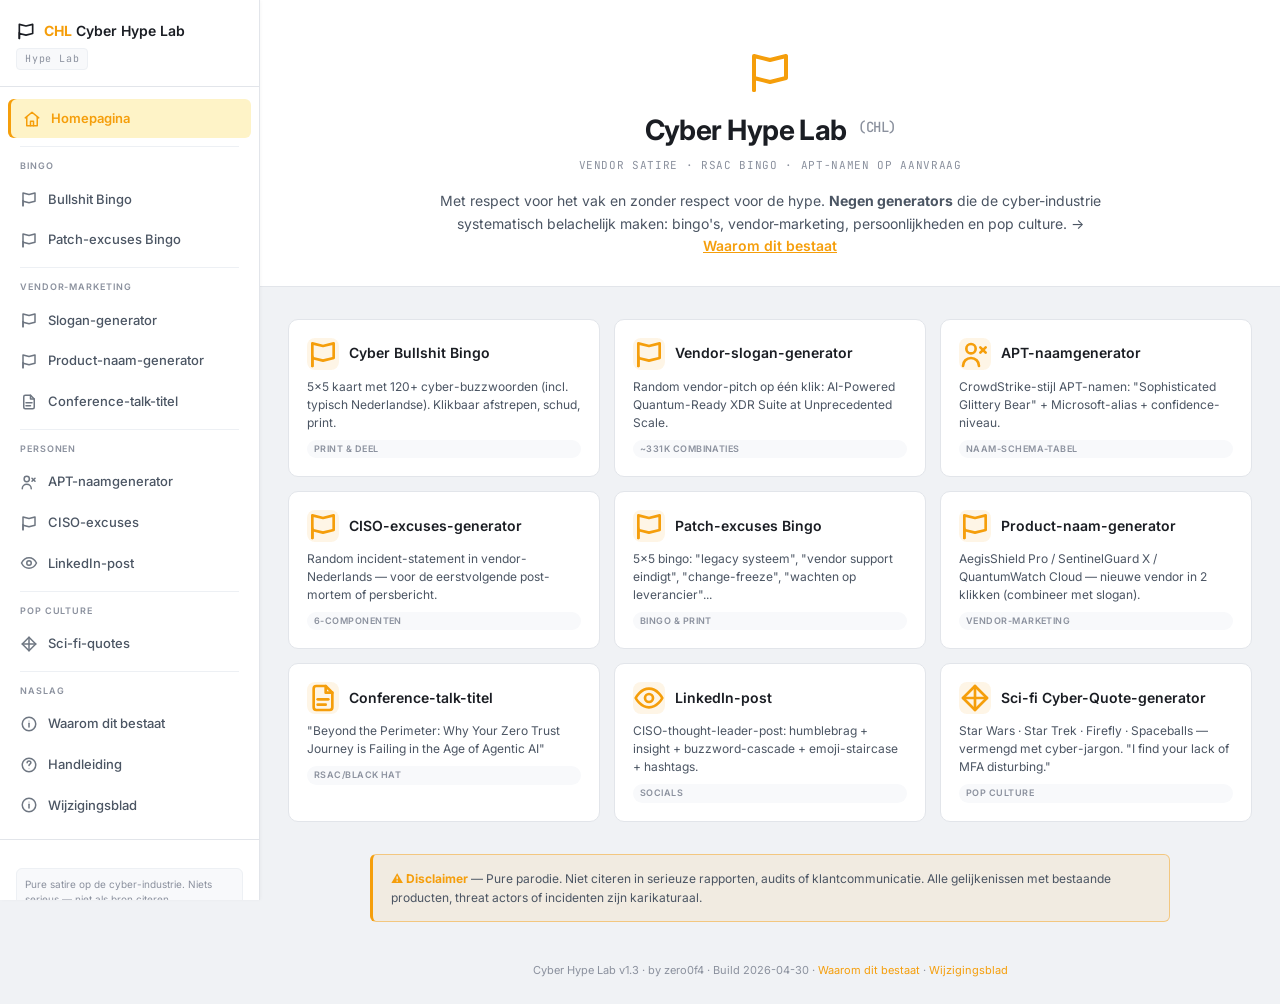
<file: index.html>
<!DOCTYPE html>
<html lang="nl"><head><meta charset="UTF-8"><title>Cyber Hype Lab</title>
<meta http-equiv="refresh" content="0; url=home.html">
<script>location.replace('home.html')</script></head>
<body><a href="home.html">Cyber Hype Lab</a></body></html>
</file>
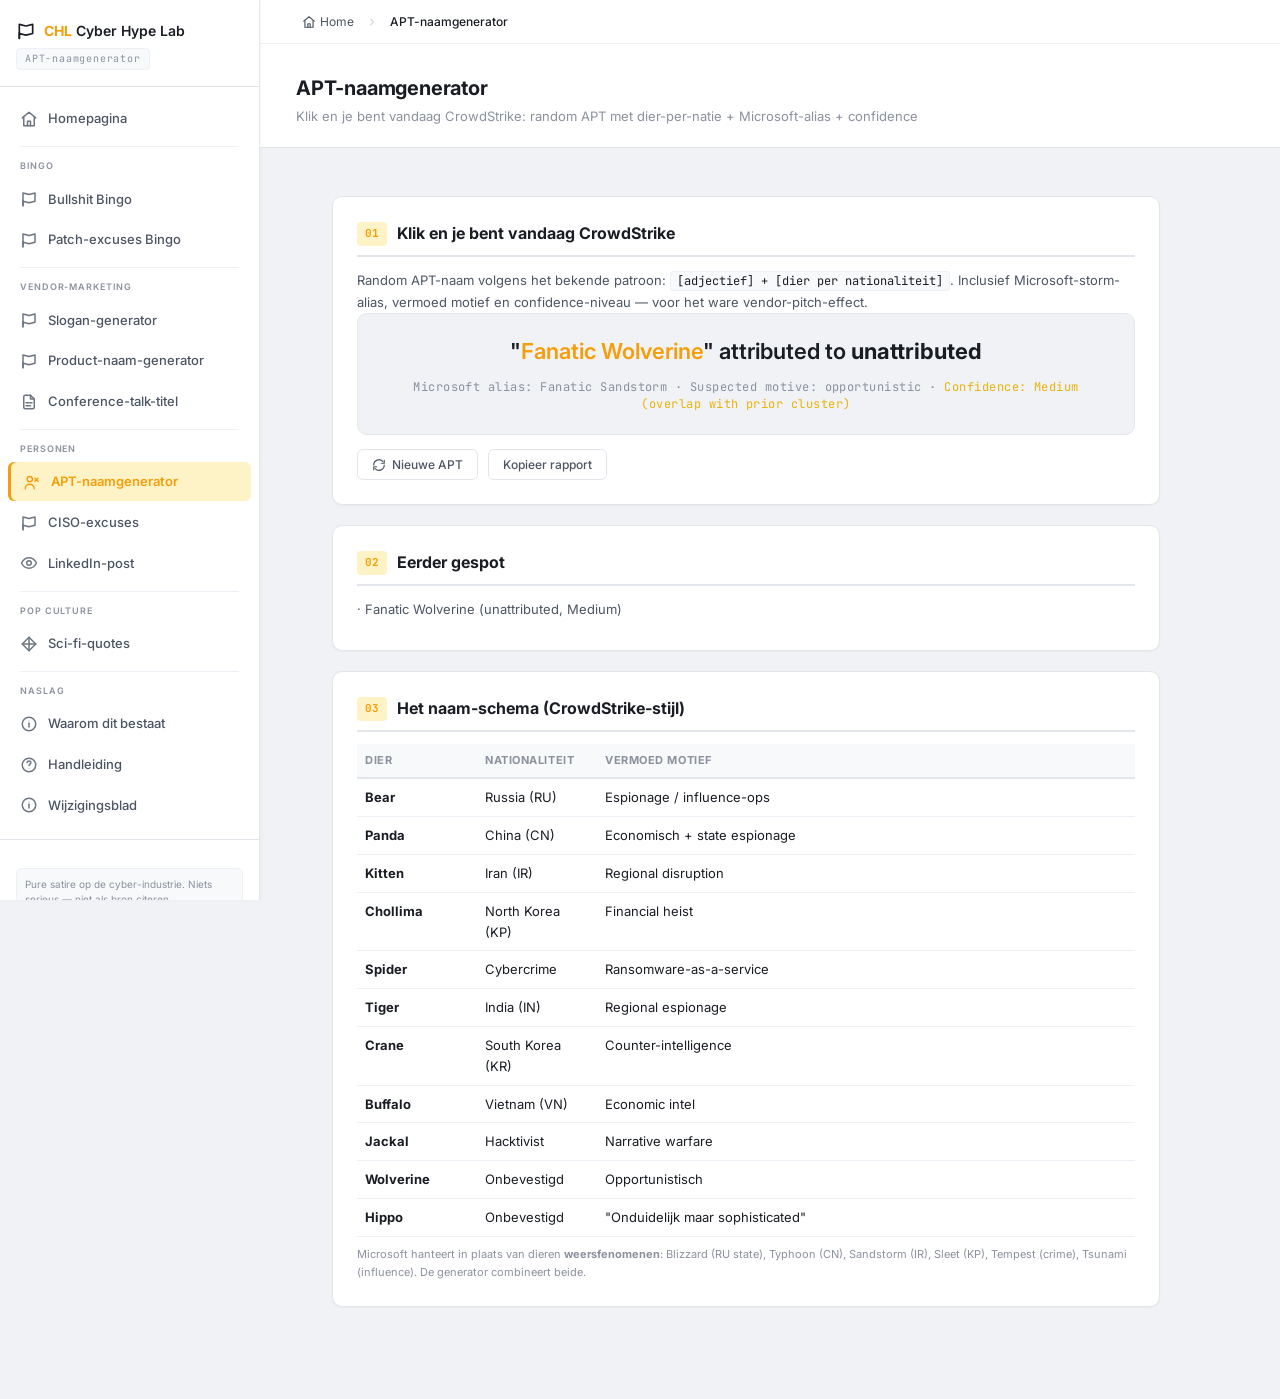
<file: apt-namen.html>
<!DOCTYPE html>
<html lang="nl">
<head>
  <meta charset="UTF-8">
  <meta name="viewport" content="width=device-width, initial-scale=1.0">
  <title>APT-naamgenerator — Cyber Hype Lab</title>
  <link rel="stylesheet" href="styles.css">
  <link rel="manifest" href="manifest.json">
  <meta name="apple-mobile-web-app-capable" content="yes">
  <meta name="apple-mobile-web-app-title" content="CHL">
  <meta name="theme-color" content="#f59e0b">
  <script src="theme.js"></script>
  <style>
    .sat-output { background: var(--bg-base); border: 1px solid var(--border); border-radius: var(--radius-lg); padding: 22px; min-height: 90px; font-size: 18px; line-height: 1.55; color: var(--text-primary); }
    .sat-output.lead { font-size: 22px; font-weight: 600; line-height: 1.4; text-align: center; }
    .sat-output.lead .meta { display: block; font-size: 12px; color: var(--text-muted); margin-top: 12px; font-family: var(--font-mono); font-weight: 400; letter-spacing: 0.04em; }
    .sat-toolbar { display: flex; gap: 10px; flex-wrap: wrap; margin-top: 14px; }
    .sat-history { margin-top: 14px; }
    .sat-history li { font-size: 12px; padding: 3px 0; color: var(--text-secondary); }
    .section-table { width:100%; border-collapse: collapse; font-size: 13px; }
    .section-table th { text-align: left; padding: 8px; background: var(--bg-elevated); border-bottom: 2px solid var(--border); font-size:11px; text-transform:uppercase; letter-spacing:0.05em; color: var(--text-muted); }
    .section-table td { padding: 8px; border-bottom: 1px solid var(--border-light); vertical-align: top; }
    .satire-warn { font-size: 12px; color: var(--text-secondary); margin-bottom: 14px; padding: 10px 14px; background: rgba(234,179,8,0.08); border: 1px solid rgba(234,179,8,0.35); border-left: 3px solid #eab308; border-radius: var(--radius); }
    .satire-warn strong { color: #eab308; text-transform: uppercase; letter-spacing: 0.05em; font-size: 11px; margin-right: 6px; }
  </style>
</head>
<body>
<div id="app">
  <button class="mobile-menu-btn" id="menuBtn" aria-label="Menu openen"><span data-icon="menu" data-icon-size="20"></span></button>
  <div class="mobile-menu-overlay" id="menuOverlay"></div>
  <aside id="sidebar">
    <div class="sidebar-header">
      <div class="logo">
        <span class="logo-icon" data-icon="flag" data-icon-size="20"></span>
        <span class="logo-text"><strong>CHL</strong> Cyber Hype Lab</span>
      </div>
      <div class="version-badge">APT-naamgenerator</div>
    </div>
    <nav class="sidebar-nav">
      <a href="home.html" class="nav-item" style="text-decoration:none"><span class="nav-icon" data-icon="home"></span> Homepagina</a>
      <div class="nav-divider"></div>
      <div class="nav-section-label">Bingo</div>
      <a href="bingo.html" class="nav-item" style="text-decoration:none"><span class="nav-icon" data-icon="flag"></span> Bullshit Bingo</a>
      <a href="patch-excuses.html" class="nav-item" style="text-decoration:none"><span class="nav-icon" data-icon="flag"></span> Patch-excuses Bingo</a>
      <div class="nav-divider"></div>
      <div class="nav-section-label">Vendor-marketing</div>
      <a href="vendor-slogan.html" class="nav-item" style="text-decoration:none"><span class="nav-icon" data-icon="flag"></span> Slogan-generator</a>
      <a href="product-naam.html" class="nav-item" style="text-decoration:none"><span class="nav-icon" data-icon="flag"></span> Product-naam-generator</a>
      <a href="conference-talk.html" class="nav-item" style="text-decoration:none"><span class="nav-icon" data-icon="template"></span> Conference-talk-titel</a>
      <div class="nav-divider"></div>
      <div class="nav-section-label">Personen</div>
      <a href="apt-namen.html" class="nav-item active" style="text-decoration:none"><span class="nav-icon" data-icon="actor"></span> APT-naamgenerator</a>
      <a href="ciso-excuses.html" class="nav-item" style="text-decoration:none"><span class="nav-icon" data-icon="flag"></span> CISO-excuses</a>
      <a href="linkedin-post.html" class="nav-item" style="text-decoration:none"><span class="nav-icon" data-icon="eye"></span> LinkedIn-post</a>
      <div class="nav-divider"></div>
      <div class="nav-section-label">Pop culture</div>
      <a href="scifi.html" class="nav-item" style="text-decoration:none"><span class="nav-icon" data-icon="diamond"></span> Sci-fi-quotes</a>
      <div class="nav-divider"></div>
      <div class="nav-section-label">Naslag</div>
      <a href="waarom.html" class="nav-item" style="text-decoration:none"><span class="nav-icon" data-icon="info"></span> Waarom dit bestaat</a>
      <a href="handleiding.html" class="nav-item" style="text-decoration:none"><span class="nav-icon" data-icon="manual"></span> Handleiding</a>
      <a href="changelog.html" class="nav-item" style="text-decoration:none"><span class="nav-icon" data-icon="info"></span> Wijzigingsblad</a>
    </nav>
    <div class="sidebar-frameworks">
      <div class="sidebar-hint">
        Pure satire op de cyber-industrie. Niets serieus — niet als bron citeren.
      </div>
      <button class="theme-toggle-btn" onclick="toggleTheme()" title="Wissel licht/donker thema">
        <span class="theme-toggle-icon" data-icon="theme-dark"></span>
        <span class="theme-toggle-label">Donker thema</span>
      </button>
    </div>
  </aside>
  <main id="main">
    <nav class="breadcrumb" aria-label="Breadcrumb">
      <a href="home.html"><span data-icon="home" data-icon-size="14"></span> Home</a>
      <span class="crumb-sep" data-icon="chevron-right" data-icon-size="12"></span>
      <span class="crumb-current">APT-naamgenerator</span>
    </nav>
    <div class="page-header">
      <div>
        <div class="page-title">APT-naamgenerator</div>
        <div class="page-subtitle">Klik en je bent vandaag CrowdStrike: random APT met dier-per-natie + Microsoft-alias + confidence</div>
      </div>
    </div>
    <a href="home.html" class="back-home-mobile"><span data-icon="arrow-left" data-icon-size="16"></span> Terug naar home</a>
    <div class="content-area">
      <div class="manual-content">

        <section class="manual-section">
          <h2><span class="sec-num">01</span> Klik en je bent vandaag CrowdStrike</h2>
          <p>Random APT-naam volgens het bekende patroon: <code>[adjectief] + [dier per nationaliteit]</code>. Inclusief Microsoft-storm-alias, vermoed motief en confidence-niveau — voor het ware vendor-pitch-effect.</p>
          <div class="sat-output lead" id="aptOut">Klik op "Nieuwe APT"</div>
          <div class="sat-toolbar">
            <button class="btn" id="gen"><span data-icon="cycle" data-icon-size="14"></span> Nieuwe APT</button>
            <button class="btn" id="copy">Kopieer rapport</button>
          </div>
        </section>
        <section class="manual-section">
          <h2><span class="sec-num">02</span> Eerder gespot</h2>
          <ul id="hist" style="list-style:none;padding-left:0;margin:0"></ul>
        </section>
        <section class="manual-section">
          <h2><span class="sec-num">03</span> Het naam-schema (CrowdStrike-stijl)</h2>
          <table class="section-table">
            <thead><tr><th style="width:120px">Dier</th><th style="width:120px">Nationaliteit</th><th>Vermoed motief</th></tr></thead>
            <tbody>
              <tr><td><b>Bear</b></td><td>Russia (RU)</td><td>Espionage / influence-ops</td></tr>
              <tr><td><b>Panda</b></td><td>China (CN)</td><td>Economisch + state espionage</td></tr>
              <tr><td><b>Kitten</b></td><td>Iran (IR)</td><td>Regional disruption</td></tr>
              <tr><td><b>Chollima</b></td><td>North Korea (KP)</td><td>Financial heist</td></tr>
              <tr><td><b>Spider</b></td><td>Cybercrime</td><td>Ransomware-as-a-service</td></tr>
              <tr><td><b>Tiger</b></td><td>India (IN)</td><td>Regional espionage</td></tr>
              <tr><td><b>Crane</b></td><td>South Korea (KR)</td><td>Counter-intelligence</td></tr>
              <tr><td><b>Buffalo</b></td><td>Vietnam (VN)</td><td>Economic intel</td></tr>
              <tr><td><b>Jackal</b></td><td>Hacktivist</td><td>Narrative warfare</td></tr>
              <tr><td><b>Wolverine</b></td><td>Onbevestigd</td><td>Opportunistisch</td></tr>
              <tr><td><b>Hippo</b></td><td>Onbevestigd</td><td>"Onduidelijk maar sophisticated"</td></tr>
            </tbody>
          </table>
          <p style="font-size:11px;color:var(--text-muted);margin-top:8px">Microsoft hanteert in plaats van dieren <b>weers­fenomenen</b>: Blizzard (RU state), Typhoon (CN), Sandstorm (IR), Sleet (KP), Tempest (crime), Tsunami (influence). De generator combineert beide.</p>
        </section>

      </div>
    </div>
  </main>
</div>
<script src="icons.js"></script>
<script src="menu.js"></script>
<script>if("serviceWorker" in navigator){navigator.serviceWorker.register("sw.js")}</script>

<script>
(function(){
  const ADJ = ["Sophisticated","Persistent","Stealthy","Furious","Glittery","Velvet","Crimson","Midnight","Fluffy","Fanatic","Frosty","Brooding","Spectacular","Nocturnal","Charismatic","Mythical","Sneaky","Industrious","Drowsy","Unrelenting","Boisterous","Cosmic"];
  const ANIMAL = [
    {a:"Bear",     nat:"RU", motive:"espionage / influence ops"},
    {a:"Panda",    nat:"CN", motive:"economic + state espionage"},
    {a:"Kitten",   nat:"IR", motive:"regional disruption"},
    {a:"Chollima", nat:"KP", motive:"financial heist"},
    {a:"Spider",   nat:"crime", motive:"ransomware-as-a-service"},
    {a:"Tiger",    nat:"IN", motive:"regional espionage"},
    {a:"Crane",    nat:"KR", motive:"counter-intel"},
    {a:"Buffalo",  nat:"VN", motive:"economic intel"},
    {a:"Jackal",   nat:"hacktivist", motive:"narrative warfare"},
    {a:"Wolverine",nat:"unattributed", motive:"opportunistic"},
    {a:"Hippo",    nat:"unattributed", motive:"unclear, but sophisticated"}
  ];
  const STORM = ["Blizzard","Typhoon","Sandstorm","Sleet","Tempest","Tsunami","Cyclone","Squall","Drizzle"];
  const CONFIDENCE = [
    {l:"Low (single source, vendor blog)", c:"#94a3b8"},
    {l:"Medium (overlap with prior cluster)", c:"#eab308"},
    {l:"High (multi-source corroborated)", c:"#22c55e"}
  ];
  const out = document.getElementById('aptOut');
  const hist = document.getElementById('hist');
  const log = [];
  function pick(a){return a[Math.floor(Math.random()*a.length)]}
  function render(){
    const adj = pick(ADJ), an = pick(ANIMAL), st = pick(STORM), cf = pick(CONFIDENCE);
    const name = adj + ' ' + an.a;
    const ms = adj + ' ' + st;
    out.innerHTML =
      '"<span style="color:var(--accent)">' + name + '</span>" attributed to <b>' + an.nat + '</b><br>' +
      '<span class="meta">Microsoft alias: ' + ms + ' &middot; Suspected motive: ' + an.motive + ' &middot; <span style="color:' + cf.c + '">Confidence: ' + cf.l + '</span></span>';
    log.unshift(name + ' (' + an.nat + ', ' + cf.l.split(' ')[0] + ')');
    if (log.length > 8) log.pop();
    hist.innerHTML = log.map(l => '<li>· ' + l + '</li>').join('');
  }
  document.getElementById('gen').addEventListener('click', render);
  document.getElementById('copy').addEventListener('click', () => {
    const text = out.innerText;
    if (navigator.clipboard) navigator.clipboard.writeText(text).then(() => {
      const b = document.getElementById('copy'); const old = b.textContent; b.textContent = 'Gekopieerd ✓'; setTimeout(()=>b.textContent=old, 1500);
    });
  });
  render();
})();
</script>

</body>
</html>
</file>
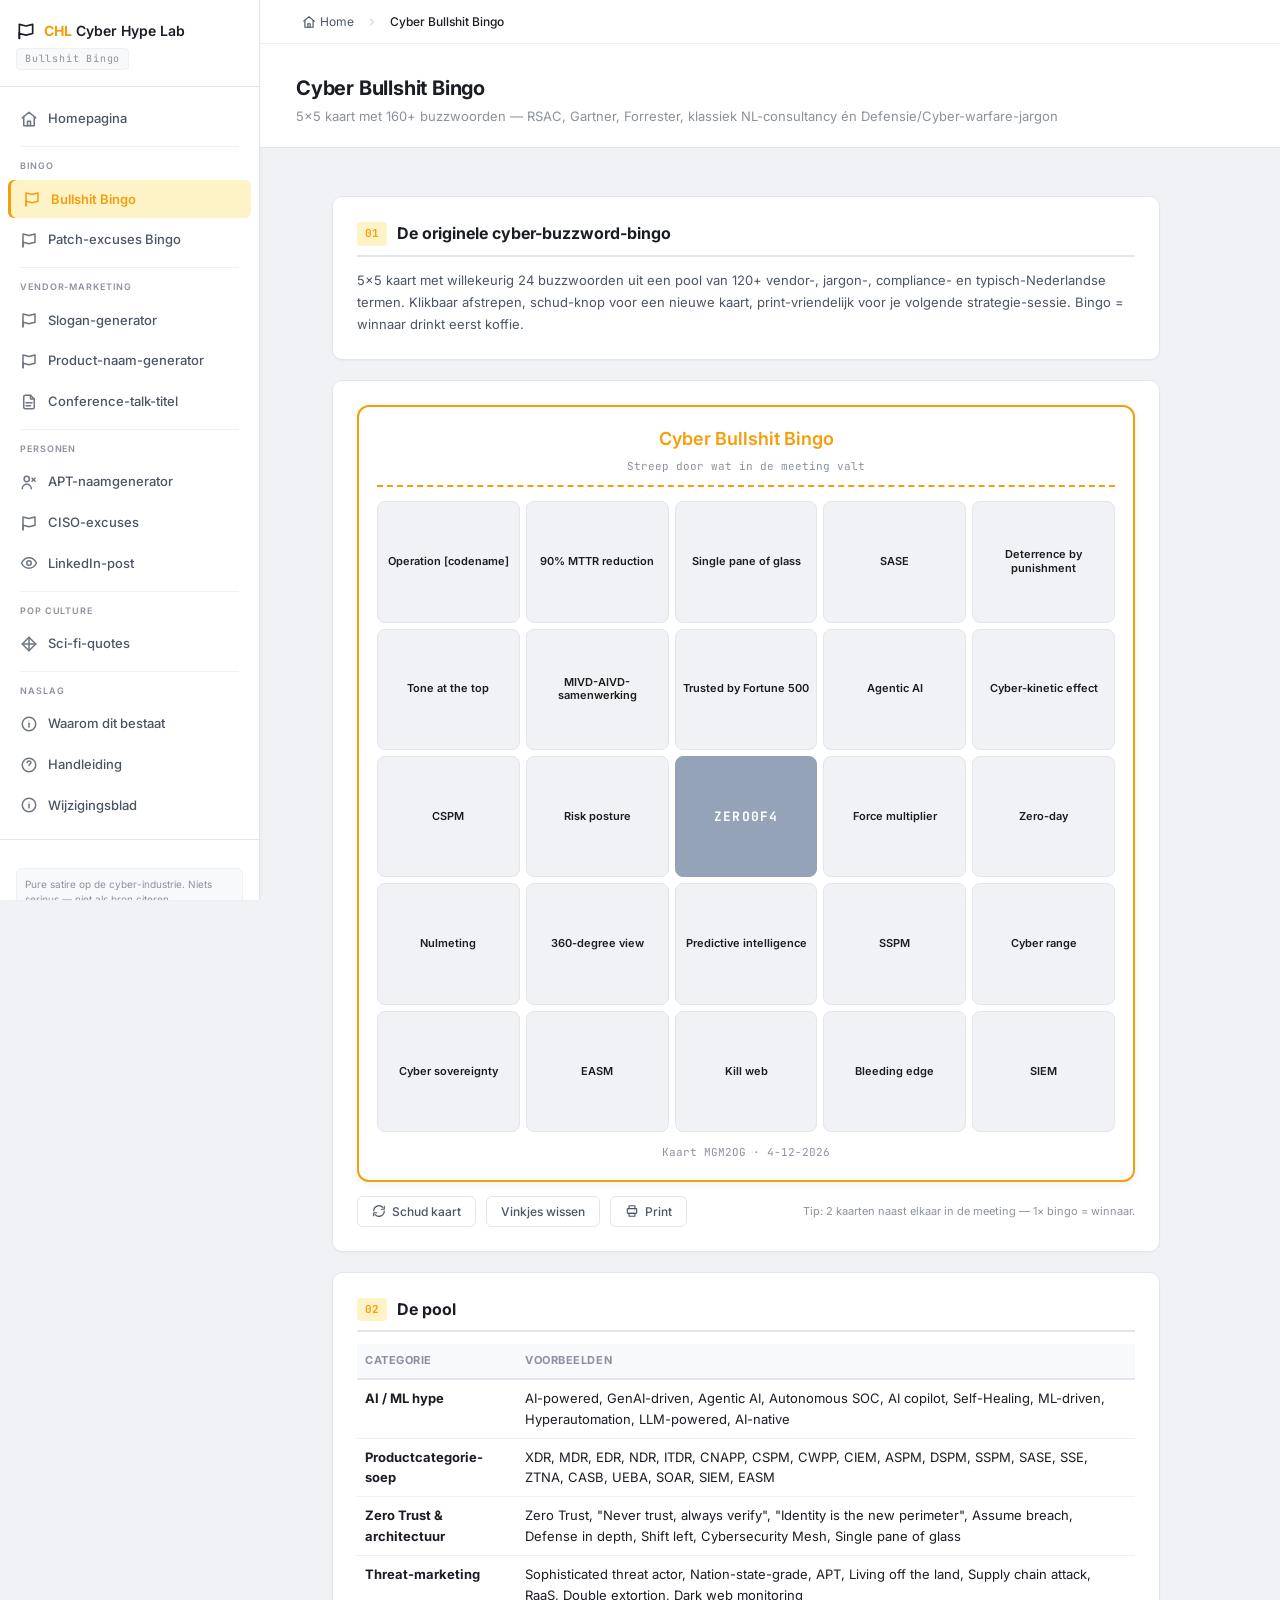
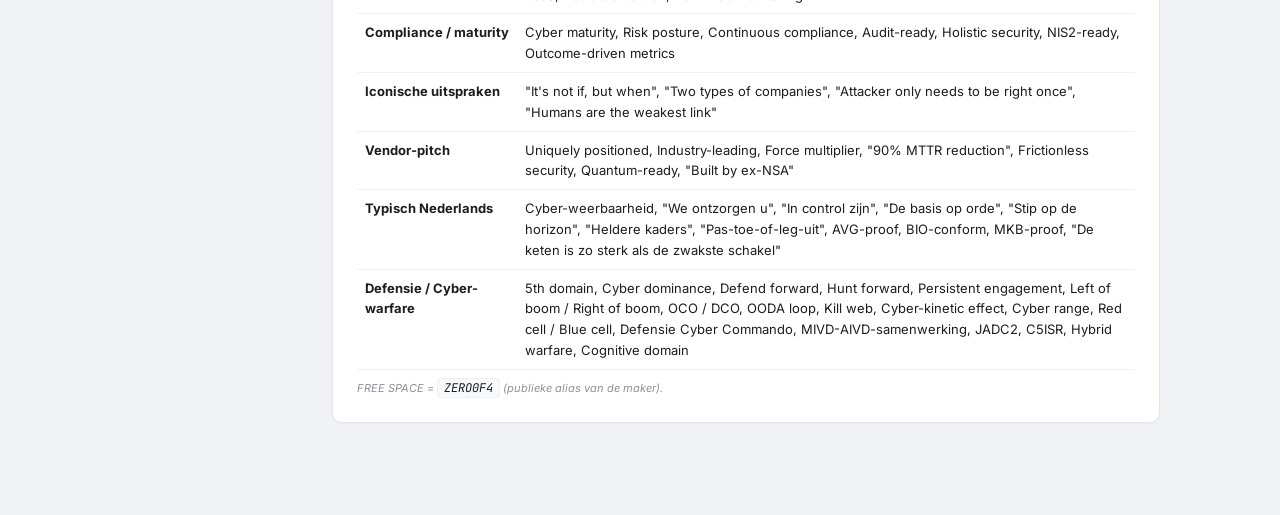
<file: bingo.html>
<!DOCTYPE html>
<html lang="nl">
<head>
  <meta charset="UTF-8">
  <meta name="viewport" content="width=device-width, initial-scale=1.0">
  <title>Cyber Bullshit Bingo — Cyber Hype Lab</title>
  <link rel="stylesheet" href="styles.css">
  <link rel="manifest" href="manifest.json">
  <meta name="apple-mobile-web-app-capable" content="yes">
  <meta name="apple-mobile-web-app-title" content="CHL">
  <meta name="theme-color" content="#f59e0b">
  <script src="theme.js"></script>
  <style>
    .sat-toolbar { display: flex; gap: 10px; flex-wrap: wrap; margin-top: 14px; }
    .section-table { width:100%; border-collapse: collapse; font-size: 13px; }
    .section-table th { text-align: left; padding: 8px; background: var(--bg-elevated); border-bottom: 2px solid var(--border); font-size:11px; text-transform:uppercase; letter-spacing:0.05em; color: var(--text-muted); }
    .section-table td { padding: 8px; border-bottom: 1px solid var(--border-light); vertical-align: top; }
    .satire-warn { font-size: 12px; color: var(--text-secondary); margin-bottom: 14px; padding: 10px 14px; background: rgba(245,158,11,0.10); border: 1px solid rgba(245,158,11,0.45); border-left: 3px solid #f59e0b; border-radius: var(--radius); }
    .satire-warn strong { color: var(--accent); text-transform: uppercase; letter-spacing: 0.05em; font-size: 11px; margin-right: 6px; }
    .bingo-card { background: var(--bg-surface); border: 2px solid var(--accent); border-radius: 12px; padding: 18px; box-shadow: var(--shadow-md); }
    .bingo-title-bar { text-align: center; padding-bottom: 10px; border-bottom: 2px dashed var(--accent); margin-bottom: 14px; }
    .bingo-grid { display: grid; grid-template-columns: repeat(5, 1fr); gap: 6px; }
    .bingo-cell { aspect-ratio: 1 / 0.85; border: 1px solid var(--border); border-radius: 8px; background: var(--bg-base); padding: 8px 6px; display: flex; align-items: center; justify-content: center; text-align: center; font-size: 11px; font-weight: 600; color: var(--text-primary); cursor: pointer; transition: all .15s; user-select: none; line-height: 1.25; word-break: break-word; }
    .bingo-cell:hover { border-color: var(--accent); }
    .bingo-cell.marked { background: var(--accent); color: white; border-color: var(--accent); transform: scale(0.97); text-decoration: line-through; }
    .bingo-cell.free { background: #94a3b8; color: white; border-color: #94a3b8; font-family: var(--font-mono); font-size: 13px; font-weight: 700; letter-spacing: 0.08em; }
    @media print {
      @page { size: A4; margin: 12mm; }
      .topbar, #sidebar, .breadcrumb, .page-header, .back-home-mobile, .satire-warn, .sat-toolbar, .no-print, .nav-divider, header, footer { display:none !important; }
      .bingo-card { border: 2px solid #111; box-shadow: none; }
      .bingo-cell.marked { background:#111 !important; -webkit-print-color-adjust: exact; print-color-adjust: exact; }
    }
  </style>
</head>
<body>
<div id="app">
  <button class="mobile-menu-btn" id="menuBtn" aria-label="Menu openen"><span data-icon="menu" data-icon-size="20"></span></button>
  <div class="mobile-menu-overlay" id="menuOverlay"></div>
  <aside id="sidebar">
    <div class="sidebar-header">
      <div class="logo">
        <span class="logo-icon" data-icon="flag" data-icon-size="20"></span>
        <span class="logo-text"><strong>CHL</strong> Cyber Hype Lab</span>
      </div>
      <div class="version-badge">Bullshit Bingo</div>
    </div>
    <nav class="sidebar-nav">
      <a href="home.html" class="nav-item" style="text-decoration:none"><span class="nav-icon" data-icon="home"></span> Homepagina</a>
      <div class="nav-divider"></div>
      <div class="nav-section-label">Bingo</div>
      <a href="bingo.html" class="nav-item active" style="text-decoration:none"><span class="nav-icon" data-icon="flag"></span> Bullshit Bingo</a>
      <a href="patch-excuses.html" class="nav-item" style="text-decoration:none"><span class="nav-icon" data-icon="flag"></span> Patch-excuses Bingo</a>
      <div class="nav-divider"></div>
      <div class="nav-section-label">Vendor-marketing</div>
      <a href="vendor-slogan.html" class="nav-item" style="text-decoration:none"><span class="nav-icon" data-icon="flag"></span> Slogan-generator</a>
      <a href="product-naam.html" class="nav-item" style="text-decoration:none"><span class="nav-icon" data-icon="flag"></span> Product-naam-generator</a>
      <a href="conference-talk.html" class="nav-item" style="text-decoration:none"><span class="nav-icon" data-icon="template"></span> Conference-talk-titel</a>
      <div class="nav-divider"></div>
      <div class="nav-section-label">Personen</div>
      <a href="apt-namen.html" class="nav-item" style="text-decoration:none"><span class="nav-icon" data-icon="actor"></span> APT-naamgenerator</a>
      <a href="ciso-excuses.html" class="nav-item" style="text-decoration:none"><span class="nav-icon" data-icon="flag"></span> CISO-excuses</a>
      <a href="linkedin-post.html" class="nav-item" style="text-decoration:none"><span class="nav-icon" data-icon="eye"></span> LinkedIn-post</a>
      <div class="nav-divider"></div>
      <div class="nav-section-label">Pop culture</div>
      <a href="scifi.html" class="nav-item" style="text-decoration:none"><span class="nav-icon" data-icon="diamond"></span> Sci-fi-quotes</a>
      <div class="nav-divider"></div>
      <div class="nav-section-label">Naslag</div>
      <a href="waarom.html" class="nav-item" style="text-decoration:none"><span class="nav-icon" data-icon="info"></span> Waarom dit bestaat</a>
      <a href="handleiding.html" class="nav-item" style="text-decoration:none"><span class="nav-icon" data-icon="manual"></span> Handleiding</a>
      <a href="changelog.html" class="nav-item" style="text-decoration:none"><span class="nav-icon" data-icon="info"></span> Wijzigingsblad</a>
    </nav>
    <div class="sidebar-frameworks">
      <div class="sidebar-hint">Pure satire op de cyber-industrie. Niets serieus — niet als bron citeren.</div>
      <button class="theme-toggle-btn" onclick="toggleTheme()" title="Wissel licht/donker thema">
        <span class="theme-toggle-icon" data-icon="theme-dark"></span>
        <span class="theme-toggle-label">Donker thema</span>
      </button>
    </div>
  </aside>
  <main id="main">
    <nav class="breadcrumb" aria-label="Breadcrumb">
      <a href="home.html"><span data-icon="home" data-icon-size="14"></span> Home</a>
      <span class="crumb-sep" data-icon="chevron-right" data-icon-size="12"></span>
      <span class="crumb-current">Cyber Bullshit Bingo</span>
    </nav>
    <div class="page-header">
      <div>
        <div class="page-title">Cyber Bullshit Bingo</div>
        <div class="page-subtitle">5×5 kaart met 160+ buzzwoorden — RSAC, Gartner, Forrester, klassiek NL-consultancy én Defensie/Cyber-warfare-jargon</div>
      </div>
    </div>
    <a href="home.html" class="back-home-mobile"><span data-icon="arrow-left" data-icon-size="16"></span> Terug naar home</a>

    <div class="content-area">
      <div class="manual-content">
        <section class="manual-section no-print">
          <h2><span class="sec-num">01</span> De originele cyber-buzzword-bingo</h2>
          <p>5×5 kaart met willekeurig 24 buzzwoorden uit een pool van 120+ vendor-, jargon-, compliance- en typisch-Nederlandse termen. Klikbaar afstrepen, schud-knop voor een nieuwe kaart, print-vriendelijk voor je volgende strategie-sessie. Bingo = winnaar drinkt eerst koffie.</p>
        </section>

        <section class="manual-section">
          <div class="bingo-card">
            <div class="bingo-title-bar">
              <h3 style="margin:0;font-size:18px;color:var(--accent)">Cyber Bullshit Bingo</h3>
              <div style="font-size:11px;color:var(--text-muted);margin-top:4px;font-family:var(--font-mono)">Streep door wat in de meeting valt</div>
            </div>
            <div class="bingo-grid" id="grid"></div>
            <div style="text-align:center;margin-top:12px;font-size:11px;color:var(--text-muted);font-family:var(--font-mono)" id="seed"></div>
          </div>
          <div class="sat-toolbar no-print">
            <button class="btn" id="shuffle"><span data-icon="cycle" data-icon-size="14"></span> Schud kaart</button>
            <button class="btn" id="reset">Vinkjes wissen</button>
            <button class="btn" id="print"><span data-icon="print" data-icon-size="14"></span> Print</button>
            <span style="font-size:11px;color:var(--text-muted);margin-left:auto;align-self:center">Tip: 2 kaarten naast elkaar in de meeting — 1× bingo = winnaar.</span>
          </div>
        </section>

        <section class="manual-section no-print">
          <h2><span class="sec-num">02</span> De pool</h2>
          <table class="section-table">
            <thead><tr><th style="width:160px">Categorie</th><th>Voorbeelden</th></tr></thead>
            <tbody>
              <tr><td><b>AI / ML hype</b></td><td>AI-powered, GenAI-driven, Agentic AI, Autonomous SOC, AI copilot, Self-Healing, ML-driven, Hyperautomation, LLM-powered, AI-native</td></tr>
              <tr><td><b>Productcategorie-soep</b></td><td>XDR, MDR, EDR, NDR, ITDR, CNAPP, CSPM, CWPP, CIEM, ASPM, DSPM, SSPM, SASE, SSE, ZTNA, CASB, UEBA, SOAR, SIEM, EASM</td></tr>
              <tr><td><b>Zero Trust &amp; architectuur</b></td><td>Zero Trust, "Never trust, always verify", "Identity is the new perimeter", Assume breach, Defense in depth, Shift left, Cybersecurity Mesh, Single pane of glass</td></tr>
              <tr><td><b>Threat-marketing</b></td><td>Sophisticated threat actor, Nation-state-grade, APT, Living off the land, Supply chain attack, RaaS, Double extortion, Dark web monitoring</td></tr>
              <tr><td><b>Compliance / maturity</b></td><td>Cyber maturity, Risk posture, Continuous compliance, Audit-ready, Holistic security, NIS2-ready, Outcome-driven metrics</td></tr>
              <tr><td><b>Iconische uitspraken</b></td><td>"It's not if, but when", "Two types of companies", "Attacker only needs to be right once", "Humans are the weakest link"</td></tr>
              <tr><td><b>Vendor-pitch</b></td><td>Uniquely positioned, Industry-leading, Force multiplier, "90% MTTR reduction", Frictionless security, Quantum-ready, "Built by ex-NSA"</td></tr>
              <tr><td><b>Typisch Nederlands</b></td><td>Cyber-weerbaarheid, "We ontzorgen u", "In control zijn", "De basis op orde", "Stip op de horizon", "Heldere kaders", "Pas-toe-of-leg-uit", AVG-proof, BIO-conform, MKB-proof, "De keten is zo sterk als de zwakste schakel"</td></tr>
              <tr><td><b>Defensie / Cyber-warfare</b></td><td>5th domain, Cyber dominance, Defend forward, Hunt forward, Persistent engagement, Left of boom / Right of boom, OCO / DCO, OODA loop, Kill web, Cyber-kinetic effect, Cyber range, Red cell / Blue cell, Defensie Cyber Commando, MIVD-AIVD-samenwerking, JADC2, C5ISR, Hybrid warfare, Cognitive domain</td></tr>
            </tbody>
          </table>
          <p style="font-size:11px;color:var(--text-muted);margin-top:8px"><em>FREE SPACE = <code>ZERO0F4</code> (publieke alias van de maker).</em></p>
        </section>
      </div>
    </div>
  </main>
</div>
<script src="icons.js"></script>
<script src="menu.js"></script>
<script>if("serviceWorker" in navigator){navigator.serviceWorker.register("sw.js")}</script>
<script>
(function(){
  const POOL = [
    "AI-powered","GenAI-driven","Agentic AI","Autonomous SOC","AI copilot",
    "Self-healing","ML-driven detection","Predictive intelligence","Hyperautomation","LLM-powered triage",
    "AI-native platform","Human-in-the-loop",
    "XDR","MDR","EDR","NDR","ITDR",
    "CNAPP","CSPM","CWPP","CIEM",
    "ASPM","DSPM","SSPM",
    "SASE","SSE","ZTNA","CASB",
    "UEBA","SOAR","SIEM","EASM",
    "Zero Trust","Never trust, always verify","Identity is the new perimeter","Assume breach",
    "Defense in depth","Shift left","Shift everywhere","Cyber resilience","Cybersecurity Mesh",
    "Single pane of glass","Platform consolidation",
    "Sophisticated threat actor","Nation-state-grade","APT campaign","Living off the land",
    "Supply chain attack","Ransomware-as-a-Service","Double extortion",
    "Threat landscape is evolving","Unprecedented scale","Zero-day","Dark web monitoring","Insider threat",
    "Cyber maturity","Risk posture","Continuous compliance","Audit-ready","Holistic security",
    "End-to-end visibility","360-degree view","Risk-based approach","Outcome-driven metrics","NIS2-ready",
    "It's not if, but when","Two types of companies...","Attacker only needs to be right once",
    "Humans are the weakest link","Cybersecurity is a journey","You can't protect what you can't see",
    "Uniquely positioned","Industry-leading","Best-of-breed","Force multiplier","Reduce alert fatigue",
    "90% MTTR reduction","Proactive, not reactive","Frictionless security","Game-changer",
    "Next-generation","Bleeding edge","Trusted by Fortune 500","Battle-tested","Mission-critical",
    "Quantum-ready","Built by ex-NSA","Democratizing security","Crown jewels","Blast radius",
    "Single source of truth","Attack surface reduction","Defender's dilemma",
    "Cyber-weerbaarheid","Digitale weerbaarheid","Mens centraal","We ontzorgen u","In control zijn",
    "Bewustwording","De basis op orde","Volwassenheid verhogen","Stapsgewijs aanpakken","We nemen u mee",
    "Stip op de horizon","Heldere kaders","Plan van aanpak","Nulmeting","Quick scan",
    "Pas-toe-of-leg-uit","Privacy-by-default","Veilig by design","AVG-proof","BIO-conform",
    "ISO27001-gecertificeerd","NIS2-klaar","MKB-proof","Toekomstbestendig","Hybride werken",
    "Publiek-privaat","Strategische partner","Trusted advisor","Cross-functioneel","Ketenverantwoordelijkheid",
    "De keten is zo sterk als de zwakste schakel","Voorkomen is beter dan genezen","Niet of, maar wanneer",
    "Veilig digitaal Nederland","Digitale soevereiniteit","Strategische autonomie",
    "Op-en-top secure","Tone at the top","Risico-appetijt","Bestuurdersaansprakelijkheid",
    "Stakeholder-betrokkenheid","Gezamenlijk optrekken","Operationele weerbaarheid",

    "5th domain","Cyber dominance","Defend forward","Hunt forward","Persistent engagement",
    "Left of boom","Right of boom","Operational tempo","Cyber commander's intent",
    "Rules of engagement","OCO / DCO","Cyber-kinetic effect","Kill web",
    "Battle rhythm","OODA loop","Cyber range","Red cell / Blue cell",
    "Preparing the battlespace","OPE","Cyber sovereignty",
    "Operation [codename]","Cyber-warrior","Boots on the keyboard","Cyber high ground",
    "Deterrence by denial","Deterrence by punishment","C5ISR","JADC2",
    "Defensie Cyber Commando","MIVD-AIVD-samenwerking","Vitale infrastructuur",
    "Nationale Cyber Strategie","Cyber-weerbaarheid Nederland",
    "Hybrid warfare","Cognitive domain","Information warfare",
    "Cyber-fysieke effecten","Domain awareness","Joint operations"
  ];

  const grid = document.getElementById('grid');
  const seedEl = document.getElementById('seed');

  function shuffle(a){
    a = a.slice();
    for (let i = a.length - 1; i > 0; i--) {
      const j = Math.floor(Math.random() * (i + 1));
      [a[i], a[j]] = [a[j], a[i]];
    }
    return a;
  }

  function render(){
    const seed = Math.random().toString(36).slice(2,8).toUpperCase();
    seedEl.textContent = 'Kaart ' + seed + ' · ' + new Date().toLocaleDateString('nl-NL');
    const picks = shuffle(POOL).slice(0, 24);
    let html = '';
    for (let i = 0; i < 25; i++) {
      if (i === 12) {
        html += '<div class="bingo-cell free" data-free="1">ZERO0F4</div>';
      } else {
        const idx = i < 12 ? i : i - 1;
        html += '<div class="bingo-cell">' + picks[idx] + '</div>';
      }
    }
    grid.innerHTML = html;
  }

  grid.addEventListener('click', e => {
    const cell = e.target.closest('.bingo-cell');
    if (!cell || cell.dataset.free) return;
    cell.classList.toggle('marked');
  });

  document.getElementById('shuffle').addEventListener('click', render);
  document.getElementById('reset').addEventListener('click', () => {
    grid.querySelectorAll('.bingo-cell.marked').forEach(c => c.classList.remove('marked'));
  });
  document.getElementById('print').addEventListener('click', () => window.print());

  render();
})();
</script>
</body>
</html>
</file>
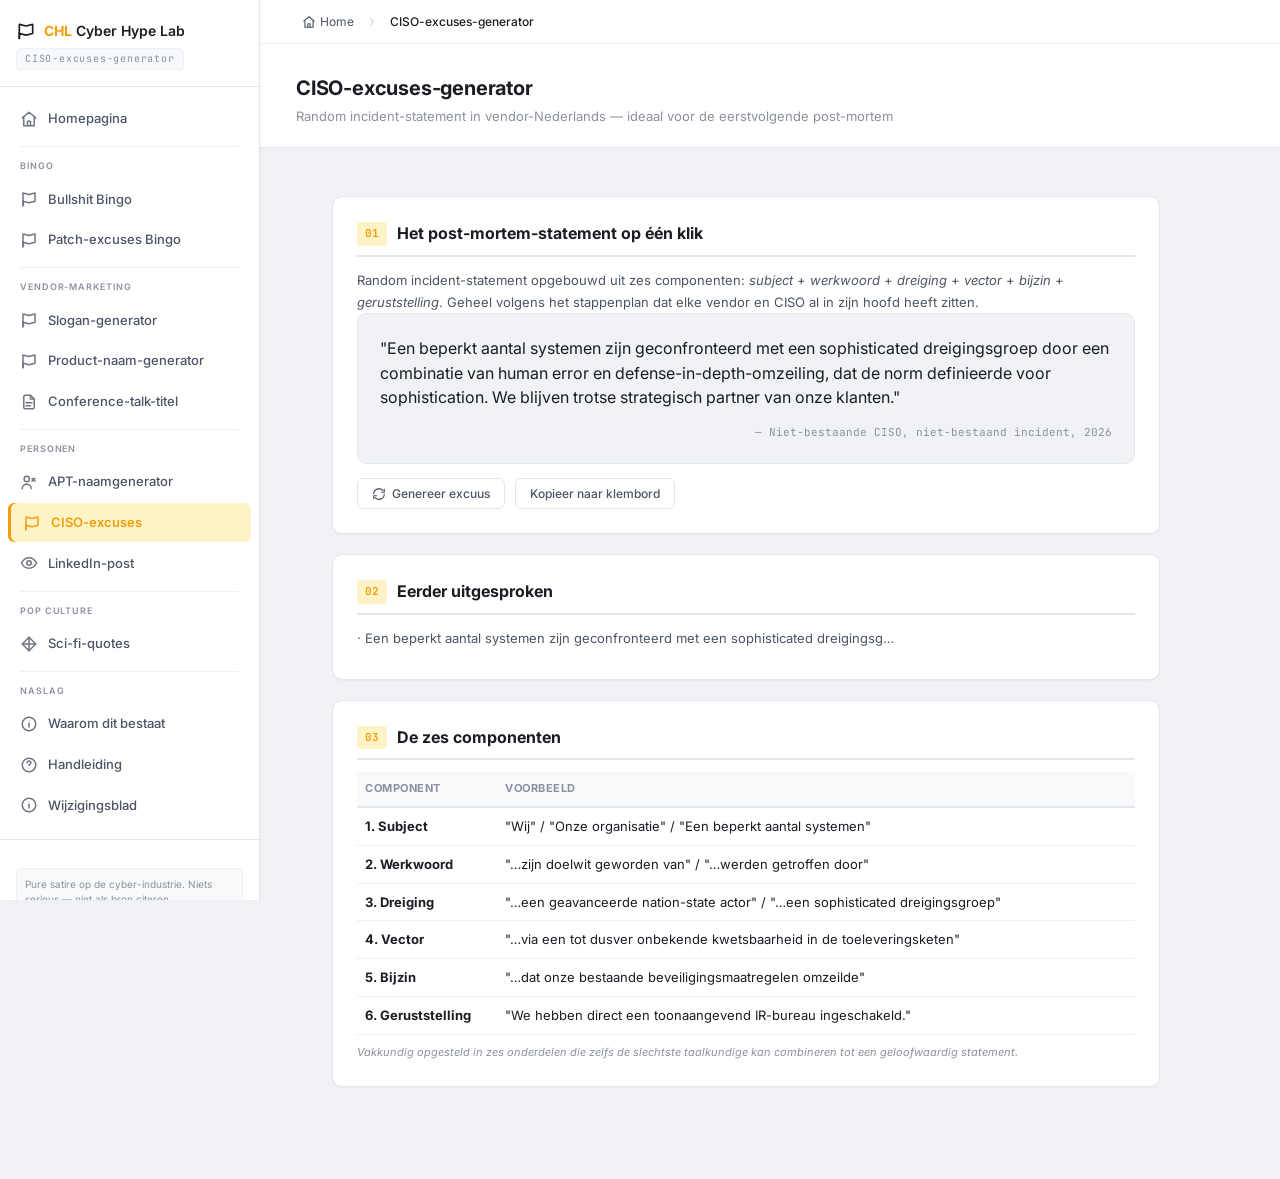
<file: ciso-excuses.html>
<!DOCTYPE html>
<html lang="nl">
<head>
  <meta charset="UTF-8">
  <meta name="viewport" content="width=device-width, initial-scale=1.0">
  <title>CISO-excuses-generator — Cyber Hype Lab</title>
  <link rel="stylesheet" href="styles.css">
  <link rel="manifest" href="manifest.json">
  <meta name="apple-mobile-web-app-capable" content="yes">
  <meta name="apple-mobile-web-app-title" content="CHL">
  <meta name="theme-color" content="#f59e0b">
  <script src="theme.js"></script>
  <style>
    .sat-output { background: var(--bg-base); border: 1px solid var(--border); border-radius: var(--radius-lg); padding: 22px; min-height: 90px; font-size: 18px; line-height: 1.55; color: var(--text-primary); }
    .sat-output.lead { font-size: 22px; font-weight: 600; line-height: 1.4; text-align: center; }
    .sat-output.lead .meta { display: block; font-size: 12px; color: var(--text-muted); margin-top: 12px; font-family: var(--font-mono); font-weight: 400; letter-spacing: 0.04em; }
    .sat-toolbar { display: flex; gap: 10px; flex-wrap: wrap; margin-top: 14px; }
    .sat-history { margin-top: 14px; }
    .sat-history li { font-size: 12px; padding: 3px 0; color: var(--text-secondary); }
    .section-table { width:100%; border-collapse: collapse; font-size: 13px; }
    .section-table th { text-align: left; padding: 8px; background: var(--bg-elevated); border-bottom: 2px solid var(--border); font-size:11px; text-transform:uppercase; letter-spacing:0.05em; color: var(--text-muted); }
    .section-table td { padding: 8px; border-bottom: 1px solid var(--border-light); vertical-align: top; }
    .satire-warn { font-size: 12px; color: var(--text-secondary); margin-bottom: 14px; padding: 10px 14px; background: rgba(234,179,8,0.08); border: 1px solid rgba(234,179,8,0.35); border-left: 3px solid #eab308; border-radius: var(--radius); }
    .satire-warn strong { color: #eab308; text-transform: uppercase; letter-spacing: 0.05em; font-size: 11px; margin-right: 6px; }
  </style>
</head>
<body>
<div id="app">
  <button class="mobile-menu-btn" id="menuBtn" aria-label="Menu openen"><span data-icon="menu" data-icon-size="20"></span></button>
  <div class="mobile-menu-overlay" id="menuOverlay"></div>
  <aside id="sidebar">
    <div class="sidebar-header">
      <div class="logo">
        <span class="logo-icon" data-icon="flag" data-icon-size="20"></span>
        <span class="logo-text"><strong>CHL</strong> Cyber Hype Lab</span>
      </div>
      <div class="version-badge">CISO-excuses-generator</div>
    </div>
    <nav class="sidebar-nav">
      <a href="home.html" class="nav-item" style="text-decoration:none"><span class="nav-icon" data-icon="home"></span> Homepagina</a>
      <div class="nav-divider"></div>
      <div class="nav-section-label">Bingo</div>
      <a href="bingo.html" class="nav-item" style="text-decoration:none"><span class="nav-icon" data-icon="flag"></span> Bullshit Bingo</a>
      <a href="patch-excuses.html" class="nav-item" style="text-decoration:none"><span class="nav-icon" data-icon="flag"></span> Patch-excuses Bingo</a>
      <div class="nav-divider"></div>
      <div class="nav-section-label">Vendor-marketing</div>
      <a href="vendor-slogan.html" class="nav-item" style="text-decoration:none"><span class="nav-icon" data-icon="flag"></span> Slogan-generator</a>
      <a href="product-naam.html" class="nav-item" style="text-decoration:none"><span class="nav-icon" data-icon="flag"></span> Product-naam-generator</a>
      <a href="conference-talk.html" class="nav-item" style="text-decoration:none"><span class="nav-icon" data-icon="template"></span> Conference-talk-titel</a>
      <div class="nav-divider"></div>
      <div class="nav-section-label">Personen</div>
      <a href="apt-namen.html" class="nav-item" style="text-decoration:none"><span class="nav-icon" data-icon="actor"></span> APT-naamgenerator</a>
      <a href="ciso-excuses.html" class="nav-item active" style="text-decoration:none"><span class="nav-icon" data-icon="flag"></span> CISO-excuses</a>
      <a href="linkedin-post.html" class="nav-item" style="text-decoration:none"><span class="nav-icon" data-icon="eye"></span> LinkedIn-post</a>
      <div class="nav-divider"></div>
      <div class="nav-section-label">Pop culture</div>
      <a href="scifi.html" class="nav-item" style="text-decoration:none"><span class="nav-icon" data-icon="diamond"></span> Sci-fi-quotes</a>
      <div class="nav-divider"></div>
      <div class="nav-section-label">Naslag</div>
      <a href="waarom.html" class="nav-item" style="text-decoration:none"><span class="nav-icon" data-icon="info"></span> Waarom dit bestaat</a>
      <a href="handleiding.html" class="nav-item" style="text-decoration:none"><span class="nav-icon" data-icon="manual"></span> Handleiding</a>
      <a href="changelog.html" class="nav-item" style="text-decoration:none"><span class="nav-icon" data-icon="info"></span> Wijzigingsblad</a>
    </nav>
    <div class="sidebar-frameworks">
      <div class="sidebar-hint">
        Pure satire op de cyber-industrie. Niets serieus — niet als bron citeren.
      </div>
      <button class="theme-toggle-btn" onclick="toggleTheme()" title="Wissel licht/donker thema">
        <span class="theme-toggle-icon" data-icon="theme-dark"></span>
        <span class="theme-toggle-label">Donker thema</span>
      </button>
    </div>
  </aside>
  <main id="main">
    <nav class="breadcrumb" aria-label="Breadcrumb">
      <a href="home.html"><span data-icon="home" data-icon-size="14"></span> Home</a>
      <span class="crumb-sep" data-icon="chevron-right" data-icon-size="12"></span>
      <span class="crumb-current">CISO-excuses-generator</span>
    </nav>
    <div class="page-header">
      <div>
        <div class="page-title">CISO-excuses-generator</div>
        <div class="page-subtitle">Random incident-statement in vendor-Nederlands — ideaal voor de eerstvolgende post-mortem</div>
      </div>
    </div>
    <a href="home.html" class="back-home-mobile"><span data-icon="arrow-left" data-icon-size="16"></span> Terug naar home</a>
    <div class="content-area">
      <div class="manual-content">

        <section class="manual-section">
          <h2><span class="sec-num">01</span> Het post-mortem-statement op één klik</h2>
          <p>Random incident-statement opgebouwd uit zes componenten: <em>subject</em> + <em>werkwoord</em> + <em>dreiging</em> + <em>vector</em> + <em>bijzin</em> + <em>geruststelling</em>. Geheel volgens het stappenplan dat elke vendor en CISO al in zijn hoofd heeft zitten.</p>
          <div class="sat-output" id="cisoOut" style="font-size:16px">Klik op "Genereer excuus"</div>
          <div class="sat-toolbar">
            <button class="btn" id="gen"><span data-icon="cycle" data-icon-size="14"></span> Genereer excuus</button>
            <button class="btn" id="copy">Kopieer naar klembord</button>
          </div>
        </section>
        <section class="manual-section">
          <h2><span class="sec-num">02</span> Eerder uitgesproken</h2>
          <ul id="hist" style="list-style:none;padding-left:0;margin:0"></ul>
        </section>
        <section class="manual-section">
          <h2><span class="sec-num">03</span> De zes componenten</h2>
          <table class="section-table">
            <thead><tr><th style="width:140px">Component</th><th>Voorbeeld</th></tr></thead>
            <tbody>
              <tr><td><b>1. Subject</b></td><td>"Wij" / "Onze organisatie" / "Een beperkt aantal systemen"</td></tr>
              <tr><td><b>2. Werkwoord</b></td><td>"…zijn doelwit geworden van" / "…werden getroffen door"</td></tr>
              <tr><td><b>3. Dreiging</b></td><td>"…een geavanceerde nation-state actor" / "…een sophisticated dreigingsgroep"</td></tr>
              <tr><td><b>4. Vector</b></td><td>"…via een tot dusver onbekende kwetsbaarheid in de toeleveringsketen"</td></tr>
              <tr><td><b>5. Bijzin</b></td><td>"…dat onze bestaande beveiligingsmaatregelen omzeilde"</td></tr>
              <tr><td><b>6. Geruststelling</b></td><td>"We hebben direct een toonaangevend IR-bureau ingeschakeld."</td></tr>
            </tbody>
          </table>
          <p style="font-size:11px;color:var(--text-muted);margin-top:8px"><em>Vakkundig opgesteld in zes onderdelen die zelfs de slechtste taalkundige kan combineren tot een geloofwaardig statement.</em></p>
        </section>

      </div>
    </div>
  </main>
</div>
<script src="icons.js"></script>
<script src="menu.js"></script>
<script>if("serviceWorker" in navigator){navigator.serviceWorker.register("sw.js")}</script>

<script>
(function(){
  const SUBJECT = ["We","Onze organisatie","Onze klanten","Een beperkt aantal systemen"];
  const VERB = ["zijn doelwit geworden van","zijn geconfronteerd met","hebben te maken gehad met","werden getroffen door"];
  const THREAT = ["een geavanceerde nation-state actor","een APT-cluster","een ongekend cybercrime-collectief","een sophisticated dreigingsgroep","een geavanceerde persistent threat","een zorgvuldig georkestreerde aanvalscampagne"];
  const VECTOR = ["die gebruik maakte van een zero-day","via een tot dusver onbekende kwetsbaarheid in onze toeleveringsketen","door misbruik van een verkeerd geconfigureerde cloud-resource","via een doelgericht spear-phishing-incident","via een legacy-systeem dat buiten scope viel van onze patch-cyclus","door een gecompromitteerde derde partij","door een combinatie van human error en defense-in-depth-omzeiling"];
  const CLAUSE = ["dat onze bestaande beveiligingsmaatregelen omzeilde","dat door geen enkele leverancier in de markt voorzien had kunnen worden","dat de strict geldende industrie-standaarden trotseerde","dat zelfs ons threat-intel-platform niet zag aankomen","dat de norm definieerde voor sophistication"];
  const ASSURANCE = ["We hebben direct een toonaangevend incident-response-bureau ingeschakeld.","We werken nauw samen met de bevoegde autoriteiten.","Onze beveiligingscultuur is hierdoor naar het volgende niveau getild.","We assureren al onze klanten dat geen persoonsgegevens zijn buitgemaakt — voor zover thans bekend.","Dit is een wake-up call voor de hele sector.","We blijven trotse strategisch partner van onze klanten.","Cyber-veiligheid is en blijft onze top-prioriteit.","Wij hebben in deze geanonimiseerde, kortdurende verstoring een leerervaring gevonden."];
  const out = document.getElementById('cisoOut');
  const hist = document.getElementById('hist');
  const log = [];
  function pick(a){return a[Math.floor(Math.random()*a.length)]}
  function render(){
    const s = pick(SUBJECT), v = pick(VERB), t = pick(THREAT), vec = pick(VECTOR), cl = pick(CLAUSE), as = pick(ASSURANCE);
    const sentence = s + ' ' + v + ' ' + t + ' ' + vec + ', ' + cl + '. ' + as;
    out.innerHTML = '"' + sentence + '"<br><span style="display:block;margin-top:14px;font-size:11px;color:var(--text-muted);font-family:var(--font-mono);text-align:right">— Niet-bestaande CISO, niet-bestaand incident, ' + new Date().getFullYear() + '</span>';
    log.unshift(sentence.slice(0,80) + (sentence.length>80?'…':''));
    if (log.length > 6) log.pop();
    hist.innerHTML = log.map(l => '<li>· ' + l + '</li>').join('');
  }
  document.getElementById('gen').addEventListener('click', render);
  document.getElementById('copy').addEventListener('click', () => {
    const text = out.innerText;
    if (navigator.clipboard) navigator.clipboard.writeText(text).then(() => {
      const b = document.getElementById('copy'); const old = b.textContent; b.textContent = 'Gekopieerd ✓'; setTimeout(()=>b.textContent=old, 1500);
    });
  });
  render();
})();
</script>

</body>
</html>
</file>
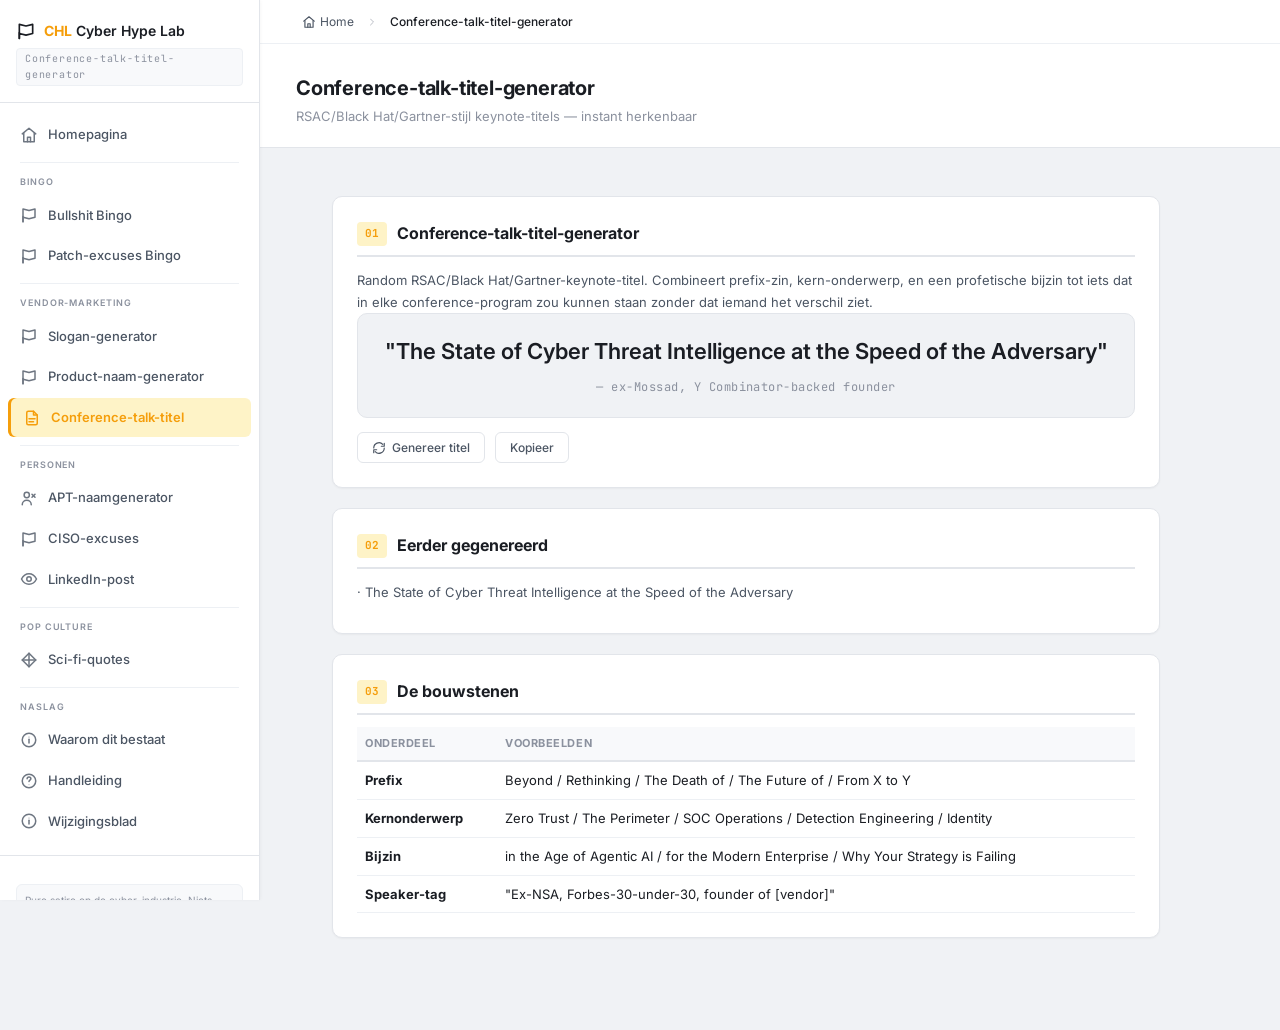
<file: conference-talk.html>
<!DOCTYPE html>
<html lang="nl">
<head>
  <meta charset="UTF-8">
  <meta name="viewport" content="width=device-width, initial-scale=1.0">
  <title>Conference-talk-titel-generator — Cyber Hype Lab</title>
  <link rel="stylesheet" href="styles.css">
  <link rel="manifest" href="manifest.json">
  <meta name="apple-mobile-web-app-capable" content="yes">
  <meta name="apple-mobile-web-app-title" content="CHL">
  <meta name="theme-color" content="#f59e0b">
  <script src="theme.js"></script>
  <style>
    .sat-output { background: var(--bg-base); border: 1px solid var(--border); border-radius: var(--radius-lg); padding: 22px; min-height: 90px; font-size: 18px; line-height: 1.55; color: var(--text-primary); }
    .sat-output.lead { font-size: 22px; font-weight: 600; line-height: 1.4; text-align: center; }
    .sat-output.lead .meta { display: block; font-size: 12px; color: var(--text-muted); margin-top: 12px; font-family: var(--font-mono); font-weight: 400; letter-spacing: 0.04em; }
    .sat-toolbar { display: flex; gap: 10px; flex-wrap: wrap; margin-top: 14px; }
    .sat-history li { font-size: 12px; padding: 3px 0; color: var(--text-secondary); }
    .section-table { width:100%; border-collapse: collapse; font-size: 13px; }
    .section-table th { text-align: left; padding: 8px; background: var(--bg-elevated); border-bottom: 2px solid var(--border); font-size:11px; text-transform:uppercase; letter-spacing:0.05em; color: var(--text-muted); }
    .section-table td { padding: 8px; border-bottom: 1px solid var(--border-light); vertical-align: top; }
    .satire-warn { font-size: 12px; color: var(--text-secondary); margin-bottom: 14px; padding: 10px 14px; background: rgba(245,158,11,0.10); border: 1px solid rgba(245,158,11,0.45); border-left: 3px solid #f59e0b; border-radius: var(--radius); }
    .satire-warn strong { color: var(--accent); text-transform: uppercase; letter-spacing: 0.05em; font-size: 11px; margin-right: 6px; }
    
  </style>
</head>
<body>
<div id="app">
  <button class="mobile-menu-btn" id="menuBtn" aria-label="Menu openen"><span data-icon="menu" data-icon-size="20"></span></button>
  <div class="mobile-menu-overlay" id="menuOverlay"></div>
  <aside id="sidebar">
    <div class="sidebar-header">
      <div class="logo">
        <span class="logo-icon" data-icon="flag" data-icon-size="20"></span>
        <span class="logo-text"><strong>CHL</strong> Cyber Hype Lab</span>
      </div>
      <div class="version-badge">Conference-talk-titel-generator</div>
    </div>
    <nav class="sidebar-nav">
      <a href="home.html" class="nav-item" style="text-decoration:none"><span class="nav-icon" data-icon="home"></span> Homepagina</a>
      <div class="nav-divider"></div>
      <div class="nav-section-label">Bingo</div>
      <a href="bingo.html" class="nav-item" style="text-decoration:none"><span class="nav-icon" data-icon="flag"></span> Bullshit Bingo</a>
      <a href="patch-excuses.html" class="nav-item" style="text-decoration:none"><span class="nav-icon" data-icon="flag"></span> Patch-excuses Bingo</a>
      <div class="nav-divider"></div>
      <div class="nav-section-label">Vendor-marketing</div>
      <a href="vendor-slogan.html" class="nav-item" style="text-decoration:none"><span class="nav-icon" data-icon="flag"></span> Slogan-generator</a>
      <a href="product-naam.html" class="nav-item" style="text-decoration:none"><span class="nav-icon" data-icon="flag"></span> Product-naam-generator</a>
      <a href="conference-talk.html" class="nav-item active" style="text-decoration:none"><span class="nav-icon" data-icon="template"></span> Conference-talk-titel</a>
      <div class="nav-divider"></div>
      <div class="nav-section-label">Personen</div>
      <a href="apt-namen.html" class="nav-item" style="text-decoration:none"><span class="nav-icon" data-icon="actor"></span> APT-naamgenerator</a>
      <a href="ciso-excuses.html" class="nav-item" style="text-decoration:none"><span class="nav-icon" data-icon="flag"></span> CISO-excuses</a>
      <a href="linkedin-post.html" class="nav-item" style="text-decoration:none"><span class="nav-icon" data-icon="eye"></span> LinkedIn-post</a>
      <div class="nav-divider"></div>
      <div class="nav-section-label">Pop culture</div>
      <a href="scifi.html" class="nav-item" style="text-decoration:none"><span class="nav-icon" data-icon="diamond"></span> Sci-fi-quotes</a>
      <div class="nav-divider"></div>
      <div class="nav-section-label">Naslag</div>
      <a href="waarom.html" class="nav-item" style="text-decoration:none"><span class="nav-icon" data-icon="info"></span> Waarom dit bestaat</a>
      <a href="handleiding.html" class="nav-item" style="text-decoration:none"><span class="nav-icon" data-icon="manual"></span> Handleiding</a>
      <a href="changelog.html" class="nav-item" style="text-decoration:none"><span class="nav-icon" data-icon="info"></span> Wijzigingsblad</a>
    </nav>
    <div class="sidebar-frameworks">
      <div class="sidebar-hint">
        Pure satire op de cyber-industrie. Niets serieus — niet als bron citeren.
      </div>
      <button class="theme-toggle-btn" onclick="toggleTheme()" title="Wissel licht/donker thema">
        <span class="theme-toggle-icon" data-icon="theme-dark"></span>
        <span class="theme-toggle-label">Donker thema</span>
      </button>
    </div>
  </aside>
  <main id="main">
    <nav class="breadcrumb" aria-label="Breadcrumb">
      <a href="home.html"><span data-icon="home" data-icon-size="14"></span> Home</a>
      <span class="crumb-sep" data-icon="chevron-right" data-icon-size="12"></span>
      <span class="crumb-current">Conference-talk-titel-generator</span>
    </nav>
    <div class="page-header">
      <div>
        <div class="page-title">Conference-talk-titel-generator</div>
        <div class="page-subtitle">RSAC/Black Hat/Gartner-stijl keynote-titels — instant herkenbaar</div>
      </div>
    </div>
    <a href="home.html" class="back-home-mobile"><span data-icon="arrow-left" data-icon-size="16"></span> Terug naar home</a>
    <div class="content-area">
      <div class="manual-content">

        <section class="manual-section">
          <h2><span class="sec-num">01</span> Conference-talk-titel-generator</h2>
          <p>Random RSAC/Black Hat/Gartner-keynote-titel. Combineert prefix-zin, kern-onderwerp, en een profetische bijzin tot iets dat in elke conference-program zou kunnen staan zonder dat iemand het verschil ziet.</p>
          <div class="sat-output lead" id="out">Klik op "Genereer titel"</div>
          <div class="sat-toolbar">
            <button class="btn" id="gen"><span data-icon="cycle" data-icon-size="14"></span> Genereer titel</button>
            <button class="btn" id="copy">Kopieer</button>
          </div>
        </section>
        <section class="manual-section">
          <h2><span class="sec-num">02</span> Eerder gegenereerd</h2>
          <ul id="hist" style="list-style:none;padding-left:0;margin:0"></ul>
        </section>
        <section class="manual-section">
          <h2><span class="sec-num">03</span> De bouwstenen</h2>
          <table class="section-table">
            <thead><tr><th style="width:140px">Onderdeel</th><th>Voorbeelden</th></tr></thead>
            <tbody>
              <tr><td><b>Prefix</b></td><td>Beyond / Rethinking / The Death of / The Future of / From X to Y</td></tr>
              <tr><td><b>Kernonderwerp</b></td><td>Zero Trust / The Perimeter / SOC Operations / Detection Engineering / Identity</td></tr>
              <tr><td><b>Bijzin</b></td><td>in the Age of Agentic AI / for the Modern Enterprise / Why Your Strategy is Failing</td></tr>
              <tr><td><b>Speaker-tag</b></td><td>"Ex-NSA, Forbes-30-under-30, founder of [vendor]"</td></tr>
            </tbody>
          </table>
        </section>

      </div>
    </div>
  </main>
</div>
<script src="icons.js"></script>
<script src="menu.js"></script>
<script>if("serviceWorker" in navigator){navigator.serviceWorker.register("sw.js")}</script>

<script>
(function(){
  const PREFIX = ["Beyond the Perimeter:","Rethinking","The Death of","The Future of","From Detection to Decision:","From Zero to Hero in","Reimagining","Inside the Mind of","The State of","The Hidden Cost of","The Untold Story of","Why You're Wrong About"];
  const TOPIC = ["Zero Trust","Identity","SOC Operations","Detection Engineering","Threat Hunting","XDR","SASE","Cyber Resilience","Risk Posture","Supply Chain Security","Ransomware","Insider Risk","Cloud Posture","SIEM","SOAR Automation","Cyber Threat Intelligence","Vulnerability Management","Compliance"];
  const CLAUSE = ["in the Age of Agentic AI","for the Modern Enterprise","Why Your Strategy is Failing","at Cloud Scale","After the Breach","Beyond Compliance","at the Speed of the Adversary","in a Post-Quantum World","Through the Lens of GenAI","After NIS2","in the Hybrid Workforce","with Force-Multiplier Outcomes"];
  const SPEAKER = ["Ex-NSA, Forbes 30-under-30","Former CISO at three Fortune 500s","ex-Mossad, Y Combinator-backed founder","CEO &amp; Founder, [stealth startup]","Co-author of \"The Cybersecurity Hype Cycle\"","SANS Instructor, RSAC Advisory Board"];
  const out=document.getElementById('out'),hist=document.getElementById('hist');const log=[];
  function pick(a){return a[Math.floor(Math.random()*a.length)]}
  function render(){const p=pick(PREFIX),t=pick(TOPIC),c=pick(CLAUSE),s=pick(SPEAKER);const title=p+' '+t+' '+c;out.innerHTML='"'+title+'"<span class="meta">— '+s+'</span>';log.unshift(title);if(log.length>6)log.pop();hist.innerHTML=log.map(l=>'<li>· '+l+'</li>').join('')}
  document.getElementById('gen').addEventListener('click',render);
  document.getElementById('copy').addEventListener('click',()=>{if(navigator.clipboard)navigator.clipboard.writeText(out.innerText).then(()=>{const b=document.getElementById('copy');const o=b.textContent;b.textContent='Gekopieerd ✓';setTimeout(()=>b.textContent=o,1500)})});
  render();
})();
</script>

</body>
</html>
</file>
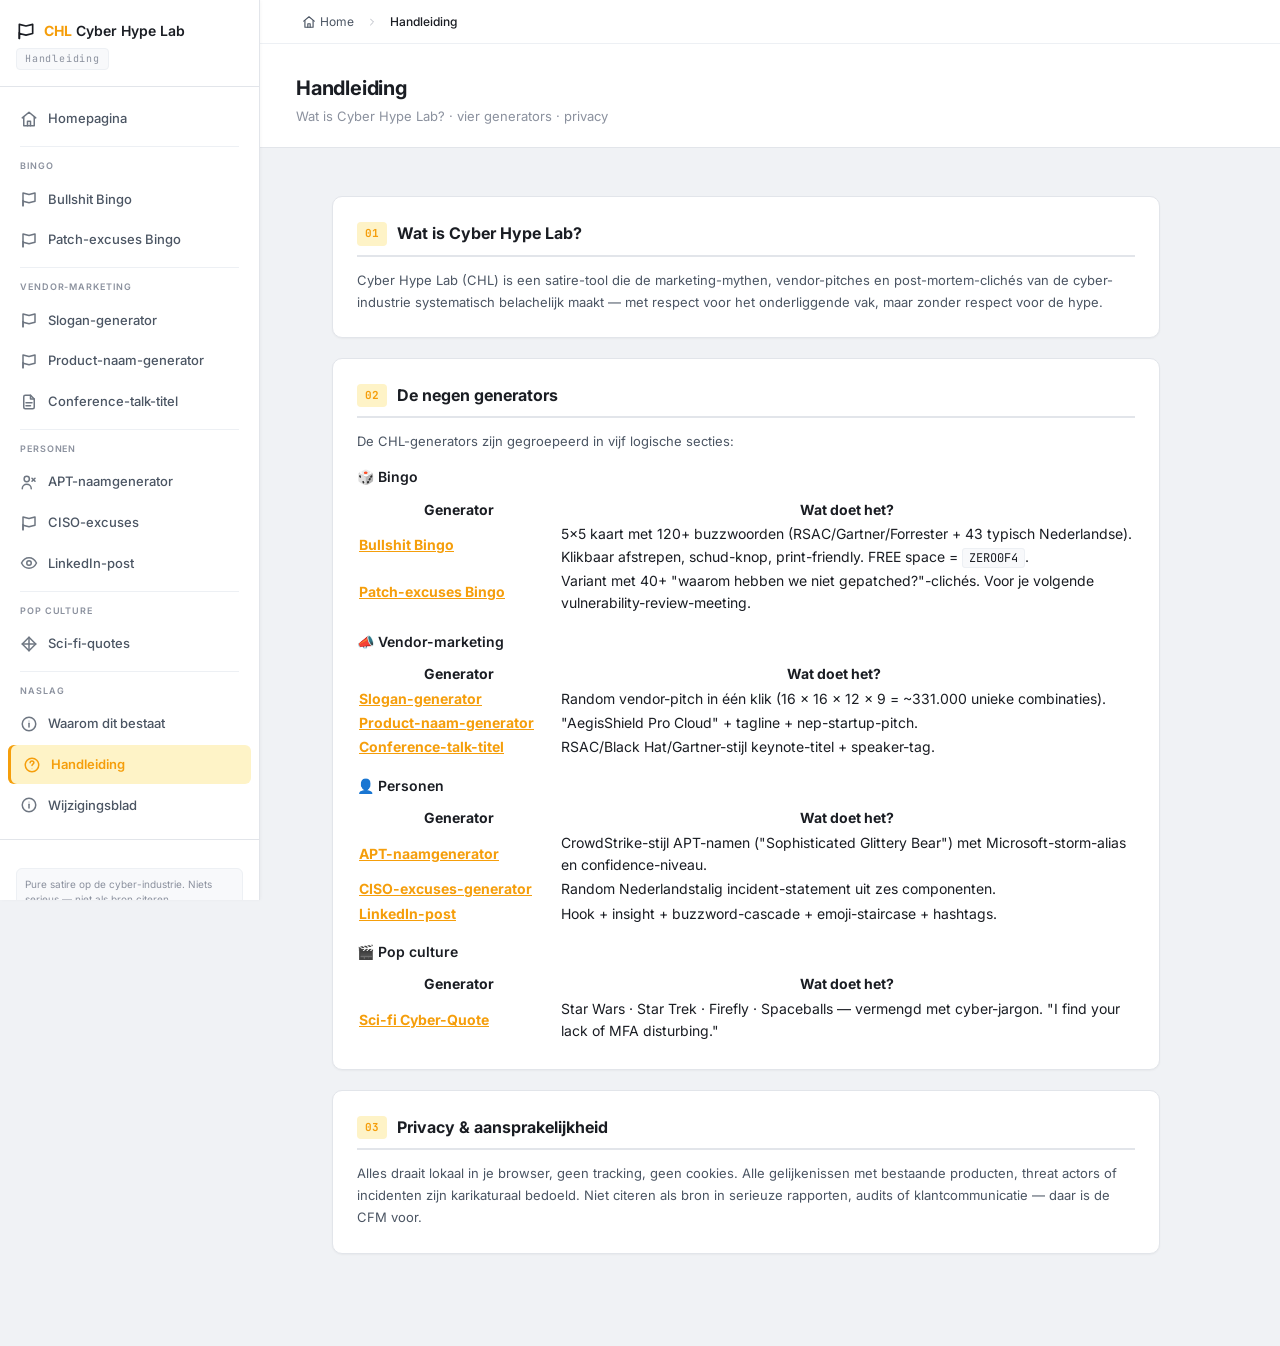
<file: handleiding.html>
<!DOCTYPE html>
<html lang="nl">
<head>
  <meta charset="UTF-8">
  <meta name="viewport" content="width=device-width, initial-scale=1.0">
  <title>Handleiding — Cyber Hype Lab</title>
  <link rel="stylesheet" href="styles.css">
  <link rel="manifest" href="manifest.json">
  <meta name="apple-mobile-web-app-capable" content="yes">
  <meta name="apple-mobile-web-app-title" content="CHL">
  <meta name="theme-color" content="#f59e0b">
  <script src="theme.js"></script>
</head>
<body>
<div id="app">
  <button class="mobile-menu-btn" id="menuBtn" aria-label="Menu openen"><span data-icon="menu" data-icon-size="20"></span></button>
  <div class="mobile-menu-overlay" id="menuOverlay"></div>
  <aside id="sidebar">
    <div class="sidebar-header">
      <div class="logo">
        <span class="logo-icon" data-icon="flag" data-icon-size="20"></span>
        <span class="logo-text"><strong>CHL</strong> Cyber Hype Lab</span>
      </div>
      <div class="version-badge">Handleiding</div>
    </div>
    <nav class="sidebar-nav">
      <a href="home.html" class="nav-item" style="text-decoration:none"><span class="nav-icon" data-icon="home"></span> Homepagina</a>
      <div class="nav-divider"></div>
      <div class="nav-section-label">Bingo</div>
      <a href="bingo.html" class="nav-item" style="text-decoration:none"><span class="nav-icon" data-icon="flag"></span> Bullshit Bingo</a>
      <a href="patch-excuses.html" class="nav-item" style="text-decoration:none"><span class="nav-icon" data-icon="flag"></span> Patch-excuses Bingo</a>
      <div class="nav-divider"></div>
      <div class="nav-section-label">Vendor-marketing</div>
      <a href="vendor-slogan.html" class="nav-item" style="text-decoration:none"><span class="nav-icon" data-icon="flag"></span> Slogan-generator</a>
      <a href="product-naam.html" class="nav-item" style="text-decoration:none"><span class="nav-icon" data-icon="flag"></span> Product-naam-generator</a>
      <a href="conference-talk.html" class="nav-item" style="text-decoration:none"><span class="nav-icon" data-icon="template"></span> Conference-talk-titel</a>
      <div class="nav-divider"></div>
      <div class="nav-section-label">Personen</div>
      <a href="apt-namen.html" class="nav-item" style="text-decoration:none"><span class="nav-icon" data-icon="actor"></span> APT-naamgenerator</a>
      <a href="ciso-excuses.html" class="nav-item" style="text-decoration:none"><span class="nav-icon" data-icon="flag"></span> CISO-excuses</a>
      <a href="linkedin-post.html" class="nav-item" style="text-decoration:none"><span class="nav-icon" data-icon="eye"></span> LinkedIn-post</a>
      <div class="nav-divider"></div>
      <div class="nav-section-label">Pop culture</div>
      <a href="scifi.html" class="nav-item" style="text-decoration:none"><span class="nav-icon" data-icon="diamond"></span> Sci-fi-quotes</a>
      <div class="nav-divider"></div>
      <div class="nav-section-label">Naslag</div>
      <a href="waarom.html" class="nav-item" style="text-decoration:none"><span class="nav-icon" data-icon="info"></span> Waarom dit bestaat</a>
      <a href="handleiding.html" class="nav-item active" style="text-decoration:none"><span class="nav-icon" data-icon="manual"></span> Handleiding</a>
      <a href="changelog.html" class="nav-item" style="text-decoration:none"><span class="nav-icon" data-icon="info"></span> Wijzigingsblad</a>
    </nav>
    <div class="sidebar-frameworks">
      <div class="sidebar-hint">
        Pure satire op de cyber-industrie. Niets serieus — niet als bron citeren.
      </div>
      <button class="theme-toggle-btn" onclick="toggleTheme()" title="Wissel licht/donker thema">
        <span class="theme-toggle-icon" data-icon="theme-dark"></span>
        <span class="theme-toggle-label">Donker thema</span>
      </button>
    </div>
  </aside>
  <main id="main">
    <nav class="breadcrumb" aria-label="Breadcrumb">
      <a href="home.html"><span data-icon="home" data-icon-size="14"></span> Home</a>
      <span class="crumb-sep" data-icon="chevron-right" data-icon-size="12"></span>
      <span class="crumb-current">Handleiding</span>
    </nav>
    <div class="page-header">
      <div>
        <div class="page-title">Handleiding</div>
        <div class="page-subtitle">Wat is Cyber Hype Lab? · vier generators · privacy</div>
      </div>
    </div>
    <a href="home.html" class="back-home-mobile"><span data-icon="arrow-left" data-icon-size="16"></span> Terug naar home</a>
    <div class="content-area">

      <div class="manual-content">
        <section class="manual-section">
          <h2><span class="sec-num">01</span> Wat is Cyber Hype Lab?</h2>
          <p>Cyber Hype Lab (CHL) is een satire-tool die de marketing-mythen, vendor-pitches en post-mortem-clichés van de cyber-industrie systematisch belachelijk maakt — met respect voor het onderliggende vak, maar zonder respect voor de hype.</p>
        </section>
        <section class="manual-section">
          <h2><span class="sec-num">02</span> De negen generators</h2>
          <p>De CHL-generators zijn gegroepeerd in vijf logische secties:</p>

          <h3 style="margin-top:14px">🎲 Bingo</h3>
          <table class="section-table">
            <thead><tr><th style="width:200px">Generator</th><th>Wat doet het?</th></tr></thead>
            <tbody>
              <tr><td><a href="bingo.html" style="color:var(--accent)"><b>Bullshit Bingo</b></a></td><td>5×5 kaart met 120+ buzzwoorden (RSAC/Gartner/Forrester + 43 typisch Nederlandse). Klikbaar afstrepen, schud-knop, print-friendly. FREE space = <code>ZERO0F4</code>.</td></tr>
              <tr><td><a href="patch-excuses.html" style="color:var(--accent)"><b>Patch-excuses Bingo</b></a></td><td>Variant met 40+ "waarom hebben we niet gepatched?"-clichés. Voor je volgende vulnerability-review-meeting.</td></tr>
            </tbody>
          </table>

          <h3 style="margin-top:14px">📣 Vendor-marketing</h3>
          <table class="section-table">
            <thead><tr><th style="width:200px">Generator</th><th>Wat doet het?</th></tr></thead>
            <tbody>
              <tr><td><a href="vendor-slogan.html" style="color:var(--accent)"><b>Slogan-generator</b></a></td><td>Random vendor-pitch in één klik (16 × 16 × 12 × 9 = ~331.000 unieke combinaties).</td></tr>
              <tr><td><a href="product-naam.html" style="color:var(--accent)"><b>Product-naam-generator</b></a></td><td>"AegisShield Pro Cloud" + tagline + nep-startup-pitch.</td></tr>
              <tr><td><a href="conference-talk.html" style="color:var(--accent)"><b>Conference-talk-titel</b></a></td><td>RSAC/Black Hat/Gartner-stijl keynote-titel + speaker-tag.</td></tr>
            </tbody>
          </table>

          <h3 style="margin-top:14px">👤 Personen</h3>
          <table class="section-table">
            <thead><tr><th style="width:200px">Generator</th><th>Wat doet het?</th></tr></thead>
            <tbody>
              <tr><td><a href="apt-namen.html" style="color:var(--accent)"><b>APT-naamgenerator</b></a></td><td>CrowdStrike-stijl APT-namen ("Sophisticated Glittery Bear") met Microsoft-storm-alias en confidence-niveau.</td></tr>
              <tr><td><a href="ciso-excuses.html" style="color:var(--accent)"><b>CISO-excuses-generator</b></a></td><td>Random Nederlandstalig incident-statement uit zes componenten.</td></tr>
              <tr><td><a href="linkedin-post.html" style="color:var(--accent)"><b>LinkedIn-post</b></a></td><td>Hook + insight + buzzword-cascade + emoji-staircase + hashtags.</td></tr>
            </tbody>
          </table>

          <h3 style="margin-top:14px">🎬 Pop culture</h3>
          <table class="section-table">
            <thead><tr><th style="width:200px">Generator</th><th>Wat doet het?</th></tr></thead>
            <tbody>
              <tr><td><a href="scifi.html" style="color:var(--accent)"><b>Sci-fi Cyber-Quote</b></a></td><td>Star Wars · Star Trek · Firefly · Spaceballs — vermengd met cyber-jargon. "I find your lack of MFA disturbing."</td></tr>
            </tbody>
          </table>
        </section>
        <section class="manual-section">
          <h2><span class="sec-num">03</span> Privacy &amp; aansprakelijkheid</h2>
          <p>Alles draait lokaal in je browser, geen tracking, geen cookies. Alle gelijkenissen met bestaande producten, threat actors of incidenten zijn karikaturaal bedoeld. Niet citeren als bron in serieuze rapporten, audits of klantcommunicatie — daar is de CFM voor.</p>
        </section>
      </div>

    </div>
  </main>
</div>
<script src="icons.js"></script>
<script src="menu.js"></script>
<script>if("serviceWorker" in navigator){navigator.serviceWorker.register("sw.js")}</script>
</body>
</html>
</file>
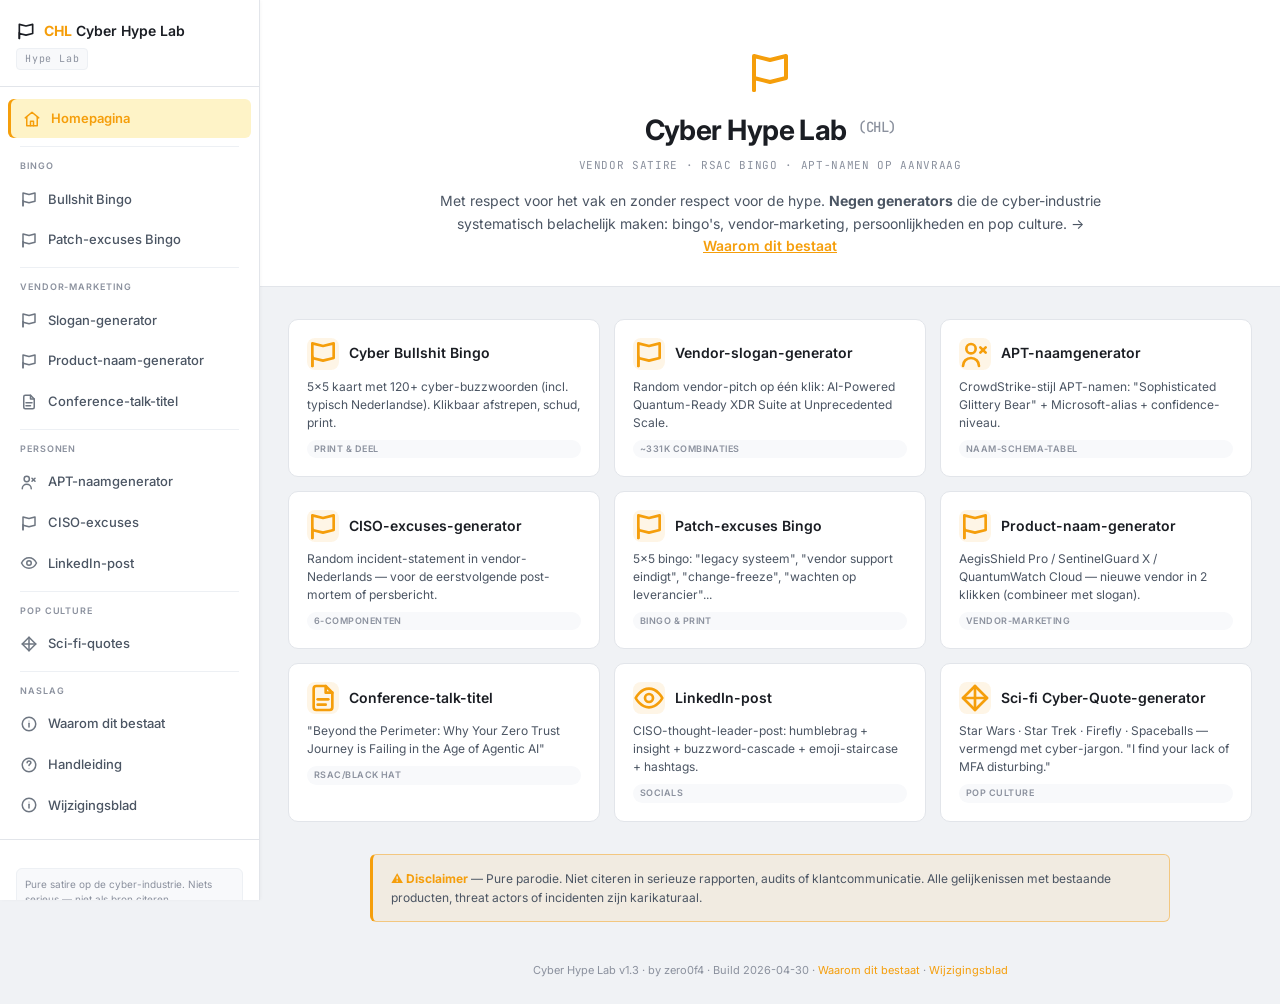
<file: home.html>
<!DOCTYPE html>
<html lang="nl">
<head>
  <meta charset="UTF-8">
  <meta name="viewport" content="width=device-width, initial-scale=1.0">
  <title>Cyber Hype Lab (CHL)</title>
  <meta name="description" content="Cyber Hype Lab — vendor-satire generators voor RSAC, Gartner-keynotes en LinkedIn-bingo">
  <meta name="author" content="zero0f4">
  <link rel="stylesheet" href="styles.css">
  <link rel="manifest" href="manifest.json">
  <meta name="apple-mobile-web-app-capable" content="yes">
  <meta name="apple-mobile-web-app-title" content="CHL">
  <meta name="theme-color" content="#f59e0b">
  <script src="theme.js"></script>
  <style>
    .home-hero { text-align: center; padding: 48px 36px 28px; background: var(--bg-surface); border-bottom: 1px solid var(--border); }
    .home-hero .hero-icon { font-size: 48px; color: var(--accent); margin-bottom: 12px; }
    .home-hero h1 { font-size: 28px; font-weight: 700; color: var(--text-primary); letter-spacing: -0.02em; }
    .home-hero .hero-sub { font-size: 11px; color: var(--text-muted); margin-top: 4px; font-family: var(--font-mono); letter-spacing: 0.06em; text-transform: uppercase; }
    .home-tagline { max-width: 680px; margin: 16px auto 0; font-size: 14px; color: var(--text-secondary); line-height: 1.6; }
    .tile-grid { display: grid; grid-template-columns: repeat(auto-fit,minmax(260px,1fr)); gap: 14px; max-width: 1100px; margin: 32px auto 24px; padding: 0 28px; }
    .tile { display: flex; flex-direction: column; gap: 8px; padding: 18px; background: var(--bg-surface); border: 1px solid var(--border); border-radius: var(--radius-lg); text-decoration: none; color: var(--text-primary); transition: all .15s; }
    .tile:hover { border-color: var(--accent); transform: translateY(-1px); box-shadow: var(--shadow-md); }
    .tile .tile-head { display: flex; align-items: center; gap: 10px; }
    .tile .tile-icon { width: 32px; height: 32px; border-radius: 8px; background: var(--accent-glow); color: var(--accent); display: flex; align-items: center; justify-content: center; }
    .tile .tile-title { font-size: 14px; font-weight: 600; }
    .tile .tile-desc { font-size: 12px; color: var(--text-secondary); line-height: 1.5; }
    .tile .tile-tag { display: inline-block; font-size: 9px; padding: 2px 7px; border-radius: 999px; background: var(--bg-elevated); color: var(--text-muted); letter-spacing: 0.05em; text-transform: uppercase; font-weight: 600; }
    .home-disclaimer { margin: 32px auto 16px; max-width: 800px; padding: 14px 18px; background: rgba(245,158,11,0.08); border: 1px solid rgba(245,158,11,0.45); border-left: 3px solid var(--accent); border-radius: var(--radius); font-size: 12px; color: var(--text-secondary); line-height: 1.6; }
    .home-disclaimer strong { color: var(--accent); }
    .home-footer { text-align: center; font-size: 11px; color: var(--text-muted); padding: 24px; }
    .home-link-back { display: inline-block; margin-top: 14px; padding: 6px 12px; background: var(--bg-elevated); border: 1px solid var(--border); border-radius: var(--radius); font-size: 12px; color: var(--text-secondary); text-decoration: none; }
    .home-link-back:hover { border-color: var(--accent); color: var(--accent); }
  </style>
</head>
<body>

<div id="app">
  <button class="mobile-menu-btn" id="menuBtn" aria-label="Menu openen"><span data-icon="menu" data-icon-size="20"></span></button>
  <div class="mobile-menu-overlay" id="menuOverlay"></div>

  <aside id="sidebar">
    <div class="sidebar-header">
      <div class="logo">
        <span class="logo-icon" data-icon="flag" data-icon-size="20"></span>
        <span class="logo-text"><strong>CHL</strong> Cyber Hype Lab</span>
      </div>
      <div class="version-badge">Hype Lab</div>
    </div>
    <nav class="sidebar-nav">
      <a href="home.html" class="nav-item active" style="text-decoration:none"><span class="nav-icon" data-icon="home"></span> Homepagina</a>
      <div class="nav-divider"></div>
      <div class="nav-section-label">Bingo</div>
      <a href="bingo.html" class="nav-item" style="text-decoration:none"><span class="nav-icon" data-icon="flag"></span> Bullshit Bingo</a>
      <a href="patch-excuses.html" class="nav-item" style="text-decoration:none"><span class="nav-icon" data-icon="flag"></span> Patch-excuses Bingo</a>
      <div class="nav-divider"></div>
      <div class="nav-section-label">Vendor-marketing</div>
      <a href="vendor-slogan.html" class="nav-item" style="text-decoration:none"><span class="nav-icon" data-icon="flag"></span> Slogan-generator</a>
      <a href="product-naam.html" class="nav-item" style="text-decoration:none"><span class="nav-icon" data-icon="flag"></span> Product-naam-generator</a>
      <a href="conference-talk.html" class="nav-item" style="text-decoration:none"><span class="nav-icon" data-icon="template"></span> Conference-talk-titel</a>
      <div class="nav-divider"></div>
      <div class="nav-section-label">Personen</div>
      <a href="apt-namen.html" class="nav-item" style="text-decoration:none"><span class="nav-icon" data-icon="actor"></span> APT-naamgenerator</a>
      <a href="ciso-excuses.html" class="nav-item" style="text-decoration:none"><span class="nav-icon" data-icon="flag"></span> CISO-excuses</a>
      <a href="linkedin-post.html" class="nav-item" style="text-decoration:none"><span class="nav-icon" data-icon="eye"></span> LinkedIn-post</a>
      <div class="nav-divider"></div>
      <div class="nav-section-label">Pop culture</div>
      <a href="scifi.html" class="nav-item" style="text-decoration:none"><span class="nav-icon" data-icon="diamond"></span> Sci-fi-quotes</a>
      <div class="nav-divider"></div>
      <div class="nav-section-label">Naslag</div>
      <a href="waarom.html" class="nav-item" style="text-decoration:none"><span class="nav-icon" data-icon="info"></span> Waarom dit bestaat</a>
      <a href="handleiding.html" class="nav-item" style="text-decoration:none"><span class="nav-icon" data-icon="manual"></span> Handleiding</a>
      <a href="changelog.html" class="nav-item" style="text-decoration:none"><span class="nav-icon" data-icon="info"></span> Wijzigingsblad</a>
    </nav>
    <div class="sidebar-frameworks">
      <div class="sidebar-hint">
        Pure satire op de cyber-industrie. Niets serieus — niet als bron citeren.
      </div>
      <button class="theme-toggle-btn" onclick="toggleTheme()" title="Wissel licht/donker thema">
        <span class="theme-toggle-icon" data-icon="theme-dark"></span>
        <span class="theme-toggle-label">Donker thema</span>
      </button>
    </div>
  </aside>

  <main id="main">
    <section class="home-hero">
      <div class="hero-icon" data-icon="flag" data-icon-size="48"></div>
      <h1>Cyber Hype Lab <span style="font-size:14px;font-family:var(--font-mono);color:var(--text-muted);font-weight:500;vertical-align:8px;margin-left:6px">(CHL)</span></h1>
      <div class="hero-sub">Vendor satire · RSAC bingo · APT-namen op aanvraag</div>
      <p class="home-tagline">
        Met respect voor het vak en zonder respect voor de hype. <strong>Negen generators</strong> die de cyber-industrie systematisch belachelijk maken: bingo's, vendor-marketing, persoonlijkheden en pop culture. → <a href="waarom.html" style="color:var(--accent);font-weight:600">Waarom dit bestaat</a>
      </p>
    </section>

    <div class="tile-grid">
      <a class="tile" href="bingo.html">
        <div class="tile-head"><div class="tile-icon" data-icon="flag" data-icon-size="18"></div><div class="tile-title">Cyber Bullshit Bingo</div></div>
        <div class="tile-desc">5×5 kaart met 120+ cyber-buzzwoorden (incl. typisch Nederlandse). Klikbaar afstrepen, schud, print.</div>
        <span class="tile-tag">Print &amp; deel</span>
      </a>
      <a class="tile" href="vendor-slogan.html">
        <div class="tile-head"><div class="tile-icon" data-icon="flag" data-icon-size="18"></div><div class="tile-title">Vendor-slogan-generator</div></div>
        <div class="tile-desc">Random vendor-pitch op één klik: AI-Powered Quantum-Ready XDR Suite at Unprecedented Scale.</div>
        <span class="tile-tag">~331k combinaties</span>
      </a>
      <a class="tile" href="apt-namen.html">
        <div class="tile-head"><div class="tile-icon" data-icon="actor" data-icon-size="18"></div><div class="tile-title">APT-naamgenerator</div></div>
        <div class="tile-desc">CrowdStrike-stijl APT-namen: "Sophisticated Glittery Bear" + Microsoft-alias + confidence-niveau.</div>
        <span class="tile-tag">Naam-schema-tabel</span>
      </a>
      <a class="tile" href="ciso-excuses.html">
        <div class="tile-head"><div class="tile-icon" data-icon="flag" data-icon-size="18"></div><div class="tile-title">CISO-excuses-generator</div></div>
        <div class="tile-desc">Random incident-statement in vendor-Nederlands — voor de eerstvolgende post-mortem of persbericht.</div>
        <span class="tile-tag">6-componenten</span>
      </a>
      <a class="tile" href="patch-excuses.html">
        <div class="tile-head"><div class="tile-icon" data-icon="flag" data-icon-size="18"></div><div class="tile-title">Patch-excuses Bingo</div></div>
        <div class="tile-desc">5×5 bingo: "legacy systeem", "vendor support eindigt", "change-freeze", "wachten op leverancier"...</div>
        <span class="tile-tag">Bingo &amp; print</span>
      </a>
      <a class="tile" href="product-naam.html">
        <div class="tile-head"><div class="tile-icon" data-icon="flag" data-icon-size="18"></div><div class="tile-title">Product-naam-generator</div></div>
        <div class="tile-desc">AegisShield Pro / SentinelGuard X / QuantumWatch Cloud — nieuwe vendor in 2 klikken (combineer met slogan).</div>
        <span class="tile-tag">Vendor-marketing</span>
      </a>
      <a class="tile" href="conference-talk.html">
        <div class="tile-head"><div class="tile-icon" data-icon="template" data-icon-size="18"></div><div class="tile-title">Conference-talk-titel</div></div>
        <div class="tile-desc">"Beyond the Perimeter: Why Your Zero Trust Journey is Failing in the Age of Agentic AI"</div>
        <span class="tile-tag">RSAC/Black Hat</span>
      </a>
      <a class="tile" href="linkedin-post.html">
        <div class="tile-head"><div class="tile-icon" data-icon="eye" data-icon-size="18"></div><div class="tile-title">LinkedIn-post</div></div>
        <div class="tile-desc">CISO-thought-leader-post: humblebrag + insight + buzzword-cascade + emoji-staircase + hashtags.</div>
        <span class="tile-tag">Socials</span>
      </a>
      <a class="tile" href="scifi.html">
        <div class="tile-head"><div class="tile-icon" data-icon="diamond" data-icon-size="18"></div><div class="tile-title">Sci-fi Cyber-Quote-generator</div></div>
        <div class="tile-desc">Star Wars · Star Trek · Firefly · Spaceballs — vermengd met cyber-jargon. "I find your lack of MFA disturbing."</div>
        <span class="tile-tag">Pop culture</span>
      </a>
    </div>

    <div class="home-disclaimer">
      <strong>⚠ Disclaimer</strong> — Pure parodie. Niet citeren in serieuze rapporten, audits of klantcommunicatie. Alle gelijkenissen met bestaande producten, threat actors of incidenten zijn karikaturaal.
    </div>

    <div class="home-footer">
      Cyber Hype Lab v1.3 · by zero0f4 &middot; Build 2026-04-30 &middot; <a href="waarom.html" style="color:var(--accent);text-decoration:none">Waarom dit bestaat</a> &middot; <a href="changelog.html" style="color:var(--accent);text-decoration:none">Wijzigingsblad</a>
    </div>
  </main>
</div>

<script src="icons.js"></script>
<script src="menu.js"></script>
<script>if("serviceWorker" in navigator){navigator.serviceWorker.register("sw.js")}</script>
</body>
</html>
</file>
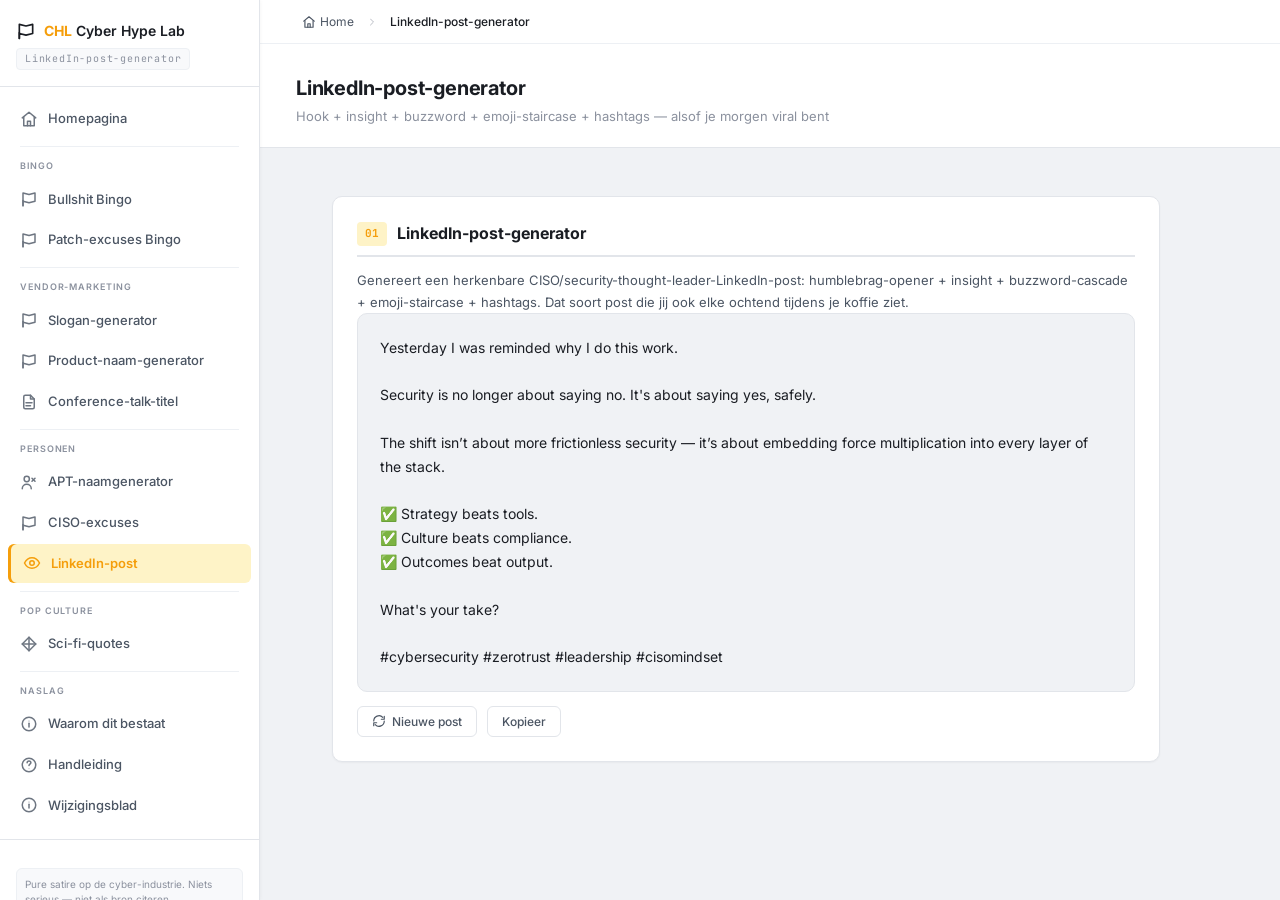
<file: linkedin-post.html>
<!DOCTYPE html>
<html lang="nl">
<head>
  <meta charset="UTF-8">
  <meta name="viewport" content="width=device-width, initial-scale=1.0">
  <title>LinkedIn-post-generator — Cyber Hype Lab</title>
  <link rel="stylesheet" href="styles.css">
  <link rel="manifest" href="manifest.json">
  <meta name="apple-mobile-web-app-capable" content="yes">
  <meta name="apple-mobile-web-app-title" content="CHL">
  <meta name="theme-color" content="#f59e0b">
  <script src="theme.js"></script>
  <style>
    .sat-output { background: var(--bg-base); border: 1px solid var(--border); border-radius: var(--radius-lg); padding: 22px; min-height: 90px; font-size: 18px; line-height: 1.55; color: var(--text-primary); }
    .sat-output.lead { font-size: 22px; font-weight: 600; line-height: 1.4; text-align: center; }
    .sat-output.lead .meta { display: block; font-size: 12px; color: var(--text-muted); margin-top: 12px; font-family: var(--font-mono); font-weight: 400; letter-spacing: 0.04em; }
    .sat-toolbar { display: flex; gap: 10px; flex-wrap: wrap; margin-top: 14px; }
    .sat-history li { font-size: 12px; padding: 3px 0; color: var(--text-secondary); }
    .section-table { width:100%; border-collapse: collapse; font-size: 13px; }
    .section-table th { text-align: left; padding: 8px; background: var(--bg-elevated); border-bottom: 2px solid var(--border); font-size:11px; text-transform:uppercase; letter-spacing:0.05em; color: var(--text-muted); }
    .section-table td { padding: 8px; border-bottom: 1px solid var(--border-light); vertical-align: top; }
    .satire-warn { font-size: 12px; color: var(--text-secondary); margin-bottom: 14px; padding: 10px 14px; background: rgba(245,158,11,0.10); border: 1px solid rgba(245,158,11,0.45); border-left: 3px solid #f59e0b; border-radius: var(--radius); }
    .satire-warn strong { color: var(--accent); text-transform: uppercase; letter-spacing: 0.05em; font-size: 11px; margin-right: 6px; }
    
  </style>
</head>
<body>
<div id="app">
  <button class="mobile-menu-btn" id="menuBtn" aria-label="Menu openen"><span data-icon="menu" data-icon-size="20"></span></button>
  <div class="mobile-menu-overlay" id="menuOverlay"></div>
  <aside id="sidebar">
    <div class="sidebar-header">
      <div class="logo">
        <span class="logo-icon" data-icon="flag" data-icon-size="20"></span>
        <span class="logo-text"><strong>CHL</strong> Cyber Hype Lab</span>
      </div>
      <div class="version-badge">LinkedIn-post-generator</div>
    </div>
    <nav class="sidebar-nav">
      <a href="home.html" class="nav-item" style="text-decoration:none"><span class="nav-icon" data-icon="home"></span> Homepagina</a>
      <div class="nav-divider"></div>
      <div class="nav-section-label">Bingo</div>
      <a href="bingo.html" class="nav-item" style="text-decoration:none"><span class="nav-icon" data-icon="flag"></span> Bullshit Bingo</a>
      <a href="patch-excuses.html" class="nav-item" style="text-decoration:none"><span class="nav-icon" data-icon="flag"></span> Patch-excuses Bingo</a>
      <div class="nav-divider"></div>
      <div class="nav-section-label">Vendor-marketing</div>
      <a href="vendor-slogan.html" class="nav-item" style="text-decoration:none"><span class="nav-icon" data-icon="flag"></span> Slogan-generator</a>
      <a href="product-naam.html" class="nav-item" style="text-decoration:none"><span class="nav-icon" data-icon="flag"></span> Product-naam-generator</a>
      <a href="conference-talk.html" class="nav-item" style="text-decoration:none"><span class="nav-icon" data-icon="template"></span> Conference-talk-titel</a>
      <div class="nav-divider"></div>
      <div class="nav-section-label">Personen</div>
      <a href="apt-namen.html" class="nav-item" style="text-decoration:none"><span class="nav-icon" data-icon="actor"></span> APT-naamgenerator</a>
      <a href="ciso-excuses.html" class="nav-item" style="text-decoration:none"><span class="nav-icon" data-icon="flag"></span> CISO-excuses</a>
      <a href="linkedin-post.html" class="nav-item active" style="text-decoration:none"><span class="nav-icon" data-icon="eye"></span> LinkedIn-post</a>
      <div class="nav-divider"></div>
      <div class="nav-section-label">Pop culture</div>
      <a href="scifi.html" class="nav-item" style="text-decoration:none"><span class="nav-icon" data-icon="diamond"></span> Sci-fi-quotes</a>
      <div class="nav-divider"></div>
      <div class="nav-section-label">Naslag</div>
      <a href="waarom.html" class="nav-item" style="text-decoration:none"><span class="nav-icon" data-icon="info"></span> Waarom dit bestaat</a>
      <a href="handleiding.html" class="nav-item" style="text-decoration:none"><span class="nav-icon" data-icon="manual"></span> Handleiding</a>
      <a href="changelog.html" class="nav-item" style="text-decoration:none"><span class="nav-icon" data-icon="info"></span> Wijzigingsblad</a>
    </nav>
    <div class="sidebar-frameworks">
      <div class="sidebar-hint">
        Pure satire op de cyber-industrie. Niets serieus — niet als bron citeren.
      </div>
      <button class="theme-toggle-btn" onclick="toggleTheme()" title="Wissel licht/donker thema">
        <span class="theme-toggle-icon" data-icon="theme-dark"></span>
        <span class="theme-toggle-label">Donker thema</span>
      </button>
    </div>
  </aside>
  <main id="main">
    <nav class="breadcrumb" aria-label="Breadcrumb">
      <a href="home.html"><span data-icon="home" data-icon-size="14"></span> Home</a>
      <span class="crumb-sep" data-icon="chevron-right" data-icon-size="12"></span>
      <span class="crumb-current">LinkedIn-post-generator</span>
    </nav>
    <div class="page-header">
      <div>
        <div class="page-title">LinkedIn-post-generator</div>
        <div class="page-subtitle">Hook + insight + buzzword + emoji-staircase + hashtags — alsof je morgen viral bent</div>
      </div>
    </div>
    <a href="home.html" class="back-home-mobile"><span data-icon="arrow-left" data-icon-size="16"></span> Terug naar home</a>
    <div class="content-area">
      <div class="manual-content">

        <section class="manual-section">
          <h2><span class="sec-num">01</span> LinkedIn-post-generator</h2>
          <p>Genereert een herkenbare CISO/security-thought-leader-LinkedIn-post: humblebrag-opener + insight + buzzword-cascade + emoji-staircase + hashtags. Dat soort post die jij ook elke ochtend tijdens je koffie ziet.</p>
          <div class="sat-output" id="out" style="text-align:left;font-size:14px;line-height:1.7;font-family:var(--font-sans);white-space:pre-wrap">Klik op "Nieuwe post"</div>
          <div class="sat-toolbar">
            <button class="btn" id="gen"><span data-icon="cycle" data-icon-size="14"></span> Nieuwe post</button>
            <button class="btn" id="copy">Kopieer</button>
          </div>
        </section>

      </div>
    </div>
  </main>
</div>
<script src="icons.js"></script>
<script src="menu.js"></script>
<script>if("serviceWorker" in navigator){navigator.serviceWorker.register("sw.js")}</script>

<script>
(function(){
  const HOOK = [
    "🚀 Three years ago I was an analyst.","💡 I just had my mind blown at RSAC.","🔥 Hot take, but someone has to say it:","📣 I told my CEO this exact thing yesterday:","🧵 1/12 — A thread on what most CISOs miss.","Just had coffee with a Fortune 500 CISO. Here's what they told me:","I almost quit cyber. Then I learned this:","Yesterday I was reminded why I do this work."
  ];
  const INSIGHT = [
    "The biggest threat isn't technology — it's culture.","Security is no longer about saying no. It's about saying yes, safely.","If you're still doing perimeter-based security in 2026, you're already breached.","The best SOC analysts are the ones who don't need to log in.","Compliance is not security. Security is not resilience.","Your weakest link isn't a vulnerability — it's an assumption.","AI doesn't replace analysts. It exposes who shouldn't have been one.","The future of cyber is not about more tools. It's about less friction."
  ];
  const BUZZ = [
    "Zero Trust","cyber resilience","threat-informed defense","AI-driven autonomy","posture management","frictionless security","outcome-driven metrics","force multiplication","platform consolidation"
  ];
  const CTA = [
    "What's your take?","Curious to hear other perspectives below ⬇️","Drop your thoughts — I read every comment.","Let's connect if this resonates.","Reposting if useful — let's get more eyes on this.","If you got something out of this, share it with one CISO friend."
  ];
  const TAGS = [
    ["#cybersecurity","#zerotrust","#leadership","#cisomindset"],
    ["#infosec","#riskmanagement","#cybersecurityawareness","#ciso"],
    ["#cybersecurity","#ai","#genai","#leadership","#thoughtleadership"],
    ["#security","#nis2","#compliance","#riskposture","#netherlands"]
  ];
  const out=document.getElementById('out');
  function pick(a){return a[Math.floor(Math.random()*a.length)]}
  function render(){
    const h=pick(HOOK),i=pick(INSIGHT),b1=pick(BUZZ),b2=pick(BUZZ),cta=pick(CTA),tags=pick(TAGS).join(' ');
    const post = h+'\n\n'+i+'\n\nThe shift isn’t about more '+b1+' — it’s about embedding '+b2+' into every layer of the stack.\n\n✅ Strategy beats tools.\n✅ Culture beats compliance.\n✅ Outcomes beat output.\n\n'+cta+'\n\n'+tags;
    out.textContent = post;
  }
  document.getElementById('gen').addEventListener('click',render);
  document.getElementById('copy').addEventListener('click',()=>{if(navigator.clipboard)navigator.clipboard.writeText(out.innerText).then(()=>{const b=document.getElementById('copy');const o=b.textContent;b.textContent='Gekopieerd ✓';setTimeout(()=>b.textContent=o,1500)})});
  render();
})();
</script>

</body>
</html>
</file>
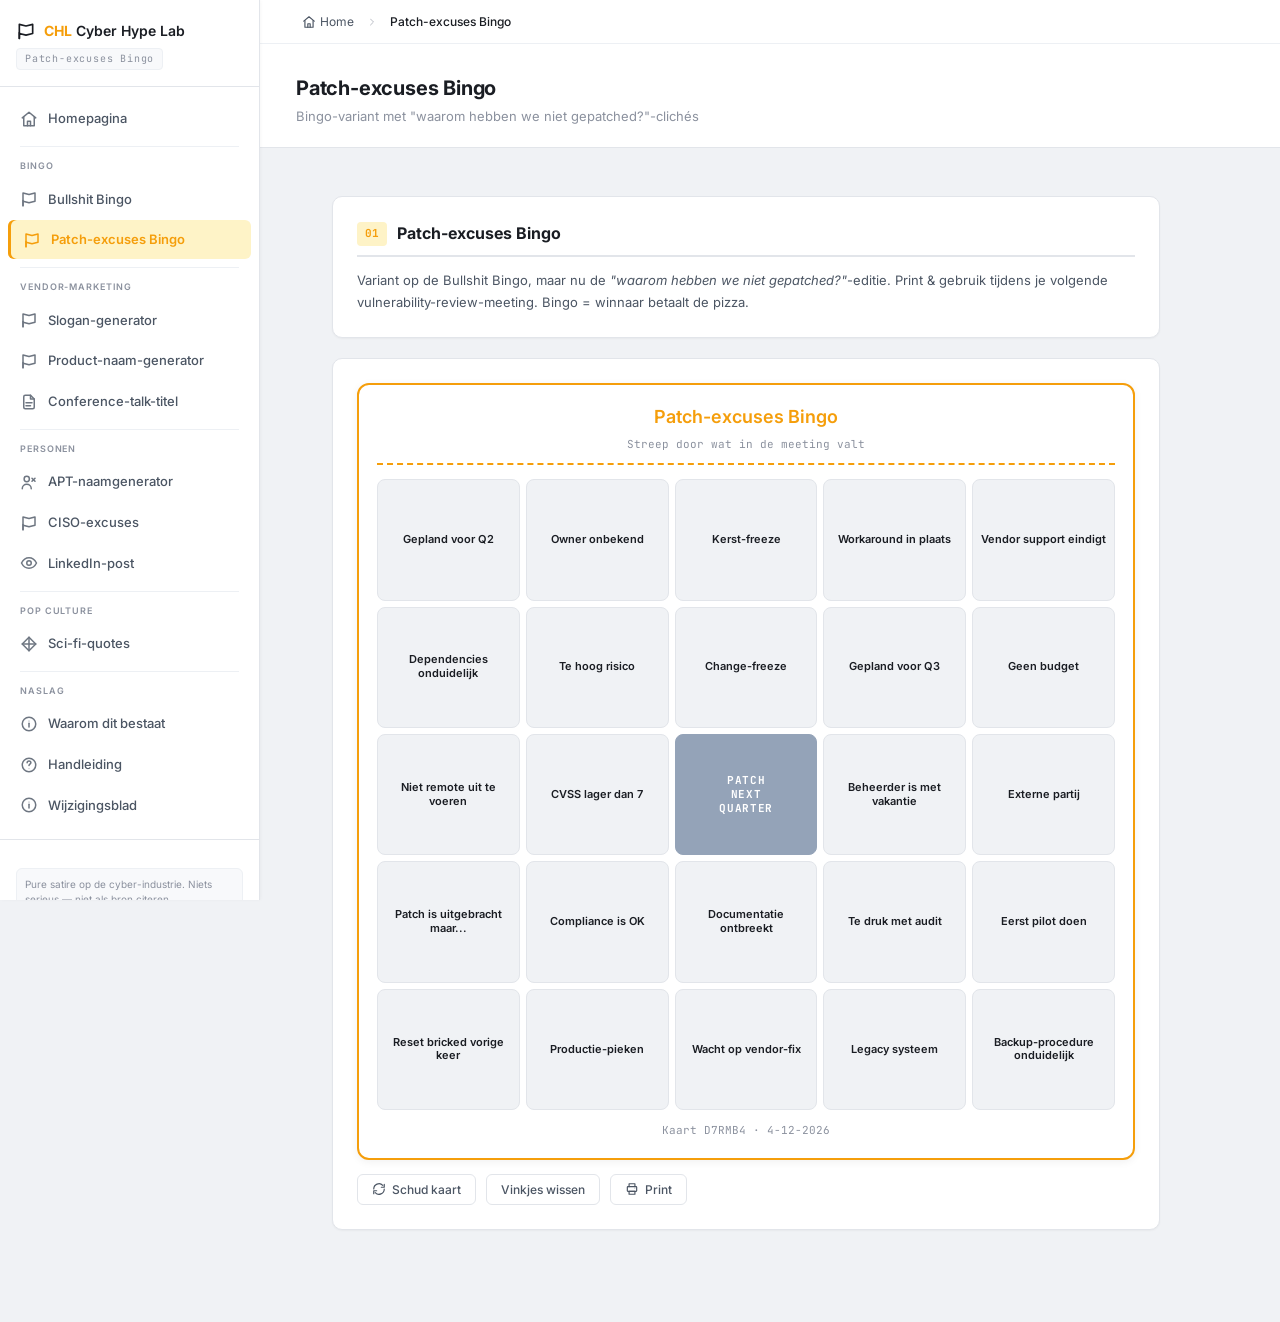
<file: patch-excuses.html>
<!DOCTYPE html>
<html lang="nl">
<head>
  <meta charset="UTF-8">
  <meta name="viewport" content="width=device-width, initial-scale=1.0">
  <title>Patch-excuses Bingo — Cyber Hype Lab</title>
  <link rel="stylesheet" href="styles.css">
  <link rel="manifest" href="manifest.json">
  <meta name="apple-mobile-web-app-capable" content="yes">
  <meta name="apple-mobile-web-app-title" content="CHL">
  <meta name="theme-color" content="#f59e0b">
  <script src="theme.js"></script>
  <style>
    .sat-output { background: var(--bg-base); border: 1px solid var(--border); border-radius: var(--radius-lg); padding: 22px; min-height: 90px; font-size: 18px; line-height: 1.55; color: var(--text-primary); }
    .sat-output.lead { font-size: 22px; font-weight: 600; line-height: 1.4; text-align: center; }
    .sat-output.lead .meta { display: block; font-size: 12px; color: var(--text-muted); margin-top: 12px; font-family: var(--font-mono); font-weight: 400; letter-spacing: 0.04em; }
    .sat-toolbar { display: flex; gap: 10px; flex-wrap: wrap; margin-top: 14px; }
    .sat-history li { font-size: 12px; padding: 3px 0; color: var(--text-secondary); }
    .section-table { width:100%; border-collapse: collapse; font-size: 13px; }
    .section-table th { text-align: left; padding: 8px; background: var(--bg-elevated); border-bottom: 2px solid var(--border); font-size:11px; text-transform:uppercase; letter-spacing:0.05em; color: var(--text-muted); }
    .section-table td { padding: 8px; border-bottom: 1px solid var(--border-light); vertical-align: top; }
    .satire-warn { font-size: 12px; color: var(--text-secondary); margin-bottom: 14px; padding: 10px 14px; background: rgba(245,158,11,0.10); border: 1px solid rgba(245,158,11,0.45); border-left: 3px solid #f59e0b; border-radius: var(--radius); }
    .satire-warn strong { color: var(--accent); text-transform: uppercase; letter-spacing: 0.05em; font-size: 11px; margin-right: 6px; }
    
    .bingo-card { background: var(--bg-surface); border: 2px solid var(--accent); border-radius: 12px; padding: 18px; box-shadow: var(--shadow-md); }
    .bingo-title-bar { text-align: center; padding-bottom: 10px; border-bottom: 2px dashed var(--accent); margin-bottom: 14px; }
    .bingo-grid { display: grid; grid-template-columns: repeat(5, 1fr); gap: 6px; }
    .bingo-cell { aspect-ratio: 1 / 0.85; border: 1px solid var(--border); border-radius: 8px; background: var(--bg-base); padding: 8px 6px; display: flex; align-items: center; justify-content: center; text-align: center; font-size: 11px; font-weight: 600; color: var(--text-primary); cursor: pointer; transition: all .15s; user-select: none; line-height: 1.25; word-break: break-word; }
    .bingo-cell:hover { border-color: var(--accent); }
    .bingo-cell.marked { background: var(--accent); color: white; border-color: var(--accent); transform: scale(0.97); text-decoration: line-through; }
    .bingo-cell.free { background: #94a3b8; color: white; border-color: #94a3b8; font-family: var(--font-mono); font-size: 11px; font-weight: 700; letter-spacing: 0.06em; }
    @media print {
      @page { size: A4; margin: 12mm; }
      .topbar, #sidebar, .breadcrumb, .page-header, .back-home-mobile, .satire-warn, .sat-toolbar, .no-print, .nav-divider, header, footer { display:none !important; }
      .bingo-card { border: 2px solid #111; box-shadow: none; }
      .bingo-cell.marked { background:#111 !important; -webkit-print-color-adjust: exact; print-color-adjust: exact; }
    }

  </style>
</head>
<body>
<div id="app">
  <button class="mobile-menu-btn" id="menuBtn" aria-label="Menu openen"><span data-icon="menu" data-icon-size="20"></span></button>
  <div class="mobile-menu-overlay" id="menuOverlay"></div>
  <aside id="sidebar">
    <div class="sidebar-header">
      <div class="logo">
        <span class="logo-icon" data-icon="flag" data-icon-size="20"></span>
        <span class="logo-text"><strong>CHL</strong> Cyber Hype Lab</span>
      </div>
      <div class="version-badge">Patch-excuses Bingo</div>
    </div>
    <nav class="sidebar-nav">
      <a href="home.html" class="nav-item" style="text-decoration:none"><span class="nav-icon" data-icon="home"></span> Homepagina</a>
      <div class="nav-divider"></div>
      <div class="nav-section-label">Bingo</div>
      <a href="bingo.html" class="nav-item" style="text-decoration:none"><span class="nav-icon" data-icon="flag"></span> Bullshit Bingo</a>
      <a href="patch-excuses.html" class="nav-item active" style="text-decoration:none"><span class="nav-icon" data-icon="flag"></span> Patch-excuses Bingo</a>
      <div class="nav-divider"></div>
      <div class="nav-section-label">Vendor-marketing</div>
      <a href="vendor-slogan.html" class="nav-item" style="text-decoration:none"><span class="nav-icon" data-icon="flag"></span> Slogan-generator</a>
      <a href="product-naam.html" class="nav-item" style="text-decoration:none"><span class="nav-icon" data-icon="flag"></span> Product-naam-generator</a>
      <a href="conference-talk.html" class="nav-item" style="text-decoration:none"><span class="nav-icon" data-icon="template"></span> Conference-talk-titel</a>
      <div class="nav-divider"></div>
      <div class="nav-section-label">Personen</div>
      <a href="apt-namen.html" class="nav-item" style="text-decoration:none"><span class="nav-icon" data-icon="actor"></span> APT-naamgenerator</a>
      <a href="ciso-excuses.html" class="nav-item" style="text-decoration:none"><span class="nav-icon" data-icon="flag"></span> CISO-excuses</a>
      <a href="linkedin-post.html" class="nav-item" style="text-decoration:none"><span class="nav-icon" data-icon="eye"></span> LinkedIn-post</a>
      <div class="nav-divider"></div>
      <div class="nav-section-label">Pop culture</div>
      <a href="scifi.html" class="nav-item" style="text-decoration:none"><span class="nav-icon" data-icon="diamond"></span> Sci-fi-quotes</a>
      <div class="nav-divider"></div>
      <div class="nav-section-label">Naslag</div>
      <a href="waarom.html" class="nav-item" style="text-decoration:none"><span class="nav-icon" data-icon="info"></span> Waarom dit bestaat</a>
      <a href="handleiding.html" class="nav-item" style="text-decoration:none"><span class="nav-icon" data-icon="manual"></span> Handleiding</a>
      <a href="changelog.html" class="nav-item" style="text-decoration:none"><span class="nav-icon" data-icon="info"></span> Wijzigingsblad</a>
    </nav>
    <div class="sidebar-frameworks">
      <div class="sidebar-hint">
        Pure satire op de cyber-industrie. Niets serieus — niet als bron citeren.
      </div>
      <button class="theme-toggle-btn" onclick="toggleTheme()" title="Wissel licht/donker thema">
        <span class="theme-toggle-icon" data-icon="theme-dark"></span>
        <span class="theme-toggle-label">Donker thema</span>
      </button>
    </div>
  </aside>
  <main id="main">
    <nav class="breadcrumb" aria-label="Breadcrumb">
      <a href="home.html"><span data-icon="home" data-icon-size="14"></span> Home</a>
      <span class="crumb-sep" data-icon="chevron-right" data-icon-size="12"></span>
      <span class="crumb-current">Patch-excuses Bingo</span>
    </nav>
    <div class="page-header">
      <div>
        <div class="page-title">Patch-excuses Bingo</div>
        <div class="page-subtitle">Bingo-variant met "waarom hebben we niet gepatched?"-clichés</div>
      </div>
    </div>
    <a href="home.html" class="back-home-mobile"><span data-icon="arrow-left" data-icon-size="16"></span> Terug naar home</a>
    <div class="content-area">
      <div class="manual-content">

        <section class="manual-section no-print">
          <h2><span class="sec-num">01</span> Patch-excuses Bingo</h2>
          <p>Variant op de Bullshit Bingo, maar nu de <em>"waarom hebben we niet gepatched?"</em>-editie. Print &amp; gebruik tijdens je volgende vulnerability-review-meeting. Bingo = winnaar betaalt de pizza.</p>
        </section>
        <section class="manual-section">
          <div class="bingo-card">
            <div class="bingo-title-bar">
              <h3 style="margin:0;font-size:18px;color:var(--accent)">Patch-excuses Bingo</h3>
              <div style="font-size:11px;color:var(--text-muted);margin-top:4px;font-family:var(--font-mono)">Streep door wat in de meeting valt</div>
            </div>
            <div class="bingo-grid" id="grid"></div>
            <div style="text-align:center;margin-top:12px;font-size:11px;color:var(--text-muted);font-family:var(--font-mono)" id="seed"></div>
          </div>
          <div class="sat-toolbar no-print">
            <button class="btn" id="shuffle"><span data-icon="cycle" data-icon-size="14"></span> Schud kaart</button>
            <button class="btn" id="reset">Vinkjes wissen</button>
            <button class="btn" id="print"><span data-icon="print" data-icon-size="14"></span> Print</button>
          </div>
        </section>

      </div>
    </div>
  </main>
</div>
<script src="icons.js"></script>
<script src="menu.js"></script>
<script>if("serviceWorker" in navigator){navigator.serviceWorker.register("sw.js")}</script>

<script>
(function(){
  const POOL = [
    "Legacy systeem","Owner onbekend","Vendor support eindigt","Change-freeze","Te druk met audit","Patch breekt productie","Geen testomgeving","Geen budget","Wachten op leverancier","Compliance is OK","Gepland voor Q2","Gepland voor Q3","Risico is geaccepteerd","Patch is uitgebracht maar...","Beheerder is met vakantie","Wordt vervangen Q4","Workaround in plaats","Dependencies onduidelijk","Niet kritisch","Niemand gebruikt het meer","Down-time niet inplanbaar","Externe partij","Geen change-window","Documentatie ontbreekt","Eerst pilot doen","Backup-procedure onduidelijk","Mitigeert via WAF","Mitigeert via segmentatie","Kwetsbaarheid is theoretisch","Werkt met workaround","Reset bricked vorige keer","Niet in scope","Gepland in roadmap","Wacht op vendor-fix","Niet remote uit te voeren","Productie-pieken","Kerst-freeze","Zomer-freeze","CVSS lager dan 7","Niet KEV","Te hoog risico","Project loopt"
  ];
  const grid=document.getElementById('grid'),seedEl=document.getElementById('seed');
  function shuffle(a){a=a.slice();for(let i=a.length-1;i>0;i--){const j=Math.floor(Math.random()*(i+1));[a[i],a[j]]=[a[j],a[i]]}return a}
  function render(){const seed=Math.random().toString(36).slice(2,8).toUpperCase();seedEl.textContent='Kaart '+seed+' · '+new Date().toLocaleDateString('nl-NL');const picks=shuffle(POOL).slice(0,24);let html='';for(let i=0;i<25;i++){if(i===12){html+='<div class="bingo-cell free" data-free="1">PATCH<br>NEXT<br>QUARTER</div>'}else{const idx=i<12?i:i-1;html+='<div class="bingo-cell">'+picks[idx]+'</div>'}}grid.innerHTML=html}
  grid.addEventListener('click',e=>{const c=e.target.closest('.bingo-cell');if(!c||c.dataset.free)return;c.classList.toggle('marked')});
  document.getElementById('shuffle').addEventListener('click',render);
  document.getElementById('reset').addEventListener('click',()=>grid.querySelectorAll('.bingo-cell.marked').forEach(c=>c.classList.remove('marked')));
  document.getElementById('print').addEventListener('click',()=>window.print());
  render();
})();
</script>

</body>
</html>
</file>
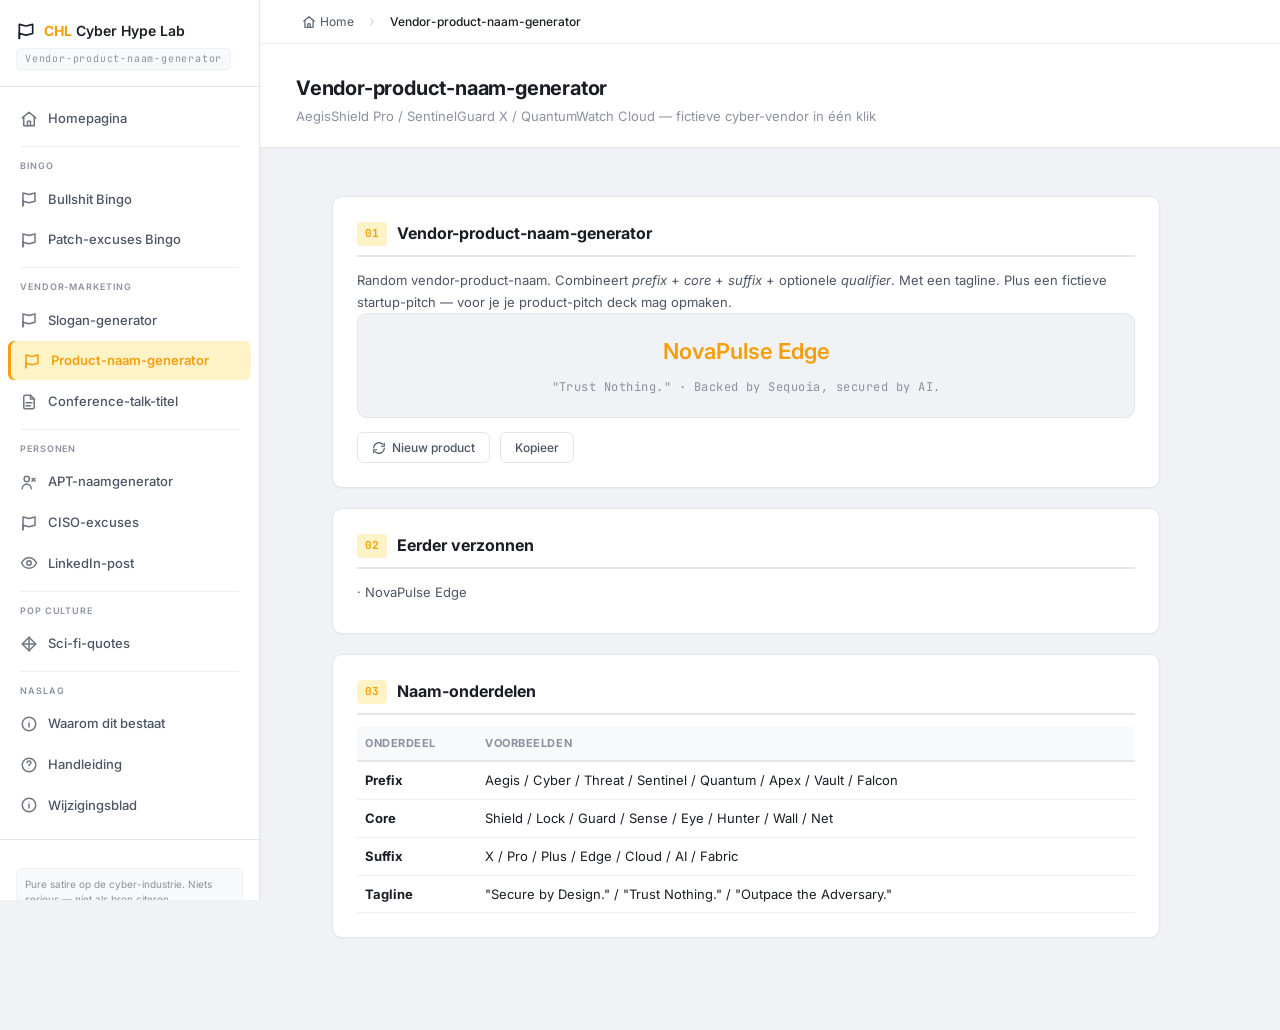
<file: product-naam.html>
<!DOCTYPE html>
<html lang="nl">
<head>
  <meta charset="UTF-8">
  <meta name="viewport" content="width=device-width, initial-scale=1.0">
  <title>Vendor-product-naam-generator — Cyber Hype Lab</title>
  <link rel="stylesheet" href="styles.css">
  <link rel="manifest" href="manifest.json">
  <meta name="apple-mobile-web-app-capable" content="yes">
  <meta name="apple-mobile-web-app-title" content="CHL">
  <meta name="theme-color" content="#f59e0b">
  <script src="theme.js"></script>
  <style>
    .sat-output { background: var(--bg-base); border: 1px solid var(--border); border-radius: var(--radius-lg); padding: 22px; min-height: 90px; font-size: 18px; line-height: 1.55; color: var(--text-primary); }
    .sat-output.lead { font-size: 22px; font-weight: 600; line-height: 1.4; text-align: center; }
    .sat-output.lead .meta { display: block; font-size: 12px; color: var(--text-muted); margin-top: 12px; font-family: var(--font-mono); font-weight: 400; letter-spacing: 0.04em; }
    .sat-toolbar { display: flex; gap: 10px; flex-wrap: wrap; margin-top: 14px; }
    .sat-history li { font-size: 12px; padding: 3px 0; color: var(--text-secondary); }
    .section-table { width:100%; border-collapse: collapse; font-size: 13px; }
    .section-table th { text-align: left; padding: 8px; background: var(--bg-elevated); border-bottom: 2px solid var(--border); font-size:11px; text-transform:uppercase; letter-spacing:0.05em; color: var(--text-muted); }
    .section-table td { padding: 8px; border-bottom: 1px solid var(--border-light); vertical-align: top; }
    .satire-warn { font-size: 12px; color: var(--text-secondary); margin-bottom: 14px; padding: 10px 14px; background: rgba(245,158,11,0.10); border: 1px solid rgba(245,158,11,0.45); border-left: 3px solid #f59e0b; border-radius: var(--radius); }
    .satire-warn strong { color: var(--accent); text-transform: uppercase; letter-spacing: 0.05em; font-size: 11px; margin-right: 6px; }
    
  </style>
</head>
<body>
<div id="app">
  <button class="mobile-menu-btn" id="menuBtn" aria-label="Menu openen"><span data-icon="menu" data-icon-size="20"></span></button>
  <div class="mobile-menu-overlay" id="menuOverlay"></div>
  <aside id="sidebar">
    <div class="sidebar-header">
      <div class="logo">
        <span class="logo-icon" data-icon="flag" data-icon-size="20"></span>
        <span class="logo-text"><strong>CHL</strong> Cyber Hype Lab</span>
      </div>
      <div class="version-badge">Vendor-product-naam-generator</div>
    </div>
    <nav class="sidebar-nav">
      <a href="home.html" class="nav-item" style="text-decoration:none"><span class="nav-icon" data-icon="home"></span> Homepagina</a>
      <div class="nav-divider"></div>
      <div class="nav-section-label">Bingo</div>
      <a href="bingo.html" class="nav-item" style="text-decoration:none"><span class="nav-icon" data-icon="flag"></span> Bullshit Bingo</a>
      <a href="patch-excuses.html" class="nav-item" style="text-decoration:none"><span class="nav-icon" data-icon="flag"></span> Patch-excuses Bingo</a>
      <div class="nav-divider"></div>
      <div class="nav-section-label">Vendor-marketing</div>
      <a href="vendor-slogan.html" class="nav-item" style="text-decoration:none"><span class="nav-icon" data-icon="flag"></span> Slogan-generator</a>
      <a href="product-naam.html" class="nav-item active" style="text-decoration:none"><span class="nav-icon" data-icon="flag"></span> Product-naam-generator</a>
      <a href="conference-talk.html" class="nav-item" style="text-decoration:none"><span class="nav-icon" data-icon="template"></span> Conference-talk-titel</a>
      <div class="nav-divider"></div>
      <div class="nav-section-label">Personen</div>
      <a href="apt-namen.html" class="nav-item" style="text-decoration:none"><span class="nav-icon" data-icon="actor"></span> APT-naamgenerator</a>
      <a href="ciso-excuses.html" class="nav-item" style="text-decoration:none"><span class="nav-icon" data-icon="flag"></span> CISO-excuses</a>
      <a href="linkedin-post.html" class="nav-item" style="text-decoration:none"><span class="nav-icon" data-icon="eye"></span> LinkedIn-post</a>
      <div class="nav-divider"></div>
      <div class="nav-section-label">Pop culture</div>
      <a href="scifi.html" class="nav-item" style="text-decoration:none"><span class="nav-icon" data-icon="diamond"></span> Sci-fi-quotes</a>
      <div class="nav-divider"></div>
      <div class="nav-section-label">Naslag</div>
      <a href="waarom.html" class="nav-item" style="text-decoration:none"><span class="nav-icon" data-icon="info"></span> Waarom dit bestaat</a>
      <a href="handleiding.html" class="nav-item" style="text-decoration:none"><span class="nav-icon" data-icon="manual"></span> Handleiding</a>
      <a href="changelog.html" class="nav-item" style="text-decoration:none"><span class="nav-icon" data-icon="info"></span> Wijzigingsblad</a>
    </nav>
    <div class="sidebar-frameworks">
      <div class="sidebar-hint">
        Pure satire op de cyber-industrie. Niets serieus — niet als bron citeren.
      </div>
      <button class="theme-toggle-btn" onclick="toggleTheme()" title="Wissel licht/donker thema">
        <span class="theme-toggle-icon" data-icon="theme-dark"></span>
        <span class="theme-toggle-label">Donker thema</span>
      </button>
    </div>
  </aside>
  <main id="main">
    <nav class="breadcrumb" aria-label="Breadcrumb">
      <a href="home.html"><span data-icon="home" data-icon-size="14"></span> Home</a>
      <span class="crumb-sep" data-icon="chevron-right" data-icon-size="12"></span>
      <span class="crumb-current">Vendor-product-naam-generator</span>
    </nav>
    <div class="page-header">
      <div>
        <div class="page-title">Vendor-product-naam-generator</div>
        <div class="page-subtitle">AegisShield Pro / SentinelGuard X / QuantumWatch Cloud — fictieve cyber-vendor in één klik</div>
      </div>
    </div>
    <a href="home.html" class="back-home-mobile"><span data-icon="arrow-left" data-icon-size="16"></span> Terug naar home</a>
    <div class="content-area">
      <div class="manual-content">

        <section class="manual-section">
          <h2><span class="sec-num">01</span> Vendor-product-naam-generator</h2>
          <p>Random vendor-product-naam. Combineert <em>prefix</em> + <em>core</em> + <em>suffix</em> + optionele <em>qualifier</em>. Met een tagline. Plus een fictieve startup-pitch — voor je je product-pitch deck mag opmaken.</p>
          <div class="sat-output lead" id="out">Klik op "Nieuw product"</div>
          <div class="sat-toolbar">
            <button class="btn" id="gen"><span data-icon="cycle" data-icon-size="14"></span> Nieuw product</button>
            <button class="btn" id="copy">Kopieer</button>
          </div>
        </section>
        <section class="manual-section">
          <h2><span class="sec-num">02</span> Eerder verzonnen</h2>
          <ul id="hist" style="list-style:none;padding-left:0;margin:0"></ul>
        </section>
        <section class="manual-section">
          <h2><span class="sec-num">03</span> Naam-onderdelen</h2>
          <table class="section-table">
            <thead><tr><th style="width:120px">Onderdeel</th><th>Voorbeelden</th></tr></thead>
            <tbody>
              <tr><td><b>Prefix</b></td><td>Aegis / Cyber / Threat / Sentinel / Quantum / Apex / Vault / Falcon</td></tr>
              <tr><td><b>Core</b></td><td>Shield / Lock / Guard / Sense / Eye / Hunter / Wall / Net</td></tr>
              <tr><td><b>Suffix</b></td><td>X / Pro / Plus / Edge / Cloud / AI / Fabric</td></tr>
              <tr><td><b>Tagline</b></td><td>"Secure by Design." / "Trust Nothing." / "Outpace the Adversary."</td></tr>
            </tbody>
          </table>
        </section>

      </div>
    </div>
  </main>
</div>
<script src="icons.js"></script>
<script src="menu.js"></script>
<script>if("serviceWorker" in navigator){navigator.serviceWorker.register("sw.js")}</script>

<script>
(function(){
  const PRE = ["Aegis","Cyber","Threat","Sentinel","Quantum","Apex","Vault","Falcon","Iron","Nova","Helix","Citadel","Phantom","Obsidian","Verisign","Rubicon"];
  const CORE = ["Shield","Lock","Guard","Sense","Eye","Hunter","Wall","Net","Sphere","Beacon","Forge","Watch","Reach","Pulse","Strike","Trace"];
  const SUF = ["X","Pro","Plus","Edge","Cloud","AI","Fabric","Suite","One",""];
  const TAG = ["Secure by Design.","Trust Nothing.","Outpace the Adversary.","Defend at the Speed of Light.","Where Security Meets AI.","See What Others Miss.","One Platform. Total Visibility.","Detection Without Compromise.","Stop Breaches Before They Start."];
  const PITCH = ["The first AI-native platform for {topic}.","Reinventing {topic} for the modern enterprise.","The only solution that delivers true {topic} at cloud scale.","Built by ex-NSA, trusted by Fortune 500.","Backed by Sequoia, secured by AI."];
  const TOPIC = ["Zero Trust","threat detection","cyber resilience","XDR","posture management","SOC automation"];
  const out=document.getElementById('out'),hist=document.getElementById('hist');const log=[];
  function pick(a){return a[Math.floor(Math.random()*a.length)]}
  function render(){const p=pick(PRE),c=pick(CORE),s=pick(SUF),t=pick(TAG);const name=(p+c+(s?' '+s:'')).trim();const pitch=pick(PITCH).replace('{topic}',pick(TOPIC));out.innerHTML='<span style="color:var(--accent)">'+name+'</span><span class="meta">"'+t+'" &middot; '+pitch+'</span>';log.unshift(name);if(log.length>6)log.pop();hist.innerHTML=log.map(l=>'<li>· '+l+'</li>').join('')}
  document.getElementById('gen').addEventListener('click',render);
  document.getElementById('copy').addEventListener('click',()=>{if(navigator.clipboard)navigator.clipboard.writeText(out.innerText).then(()=>{const b=document.getElementById('copy');const o=b.textContent;b.textContent='Gekopieerd ✓';setTimeout(()=>b.textContent=o,1500)})});
  render();
})();
</script>

</body>
</html>
</file>
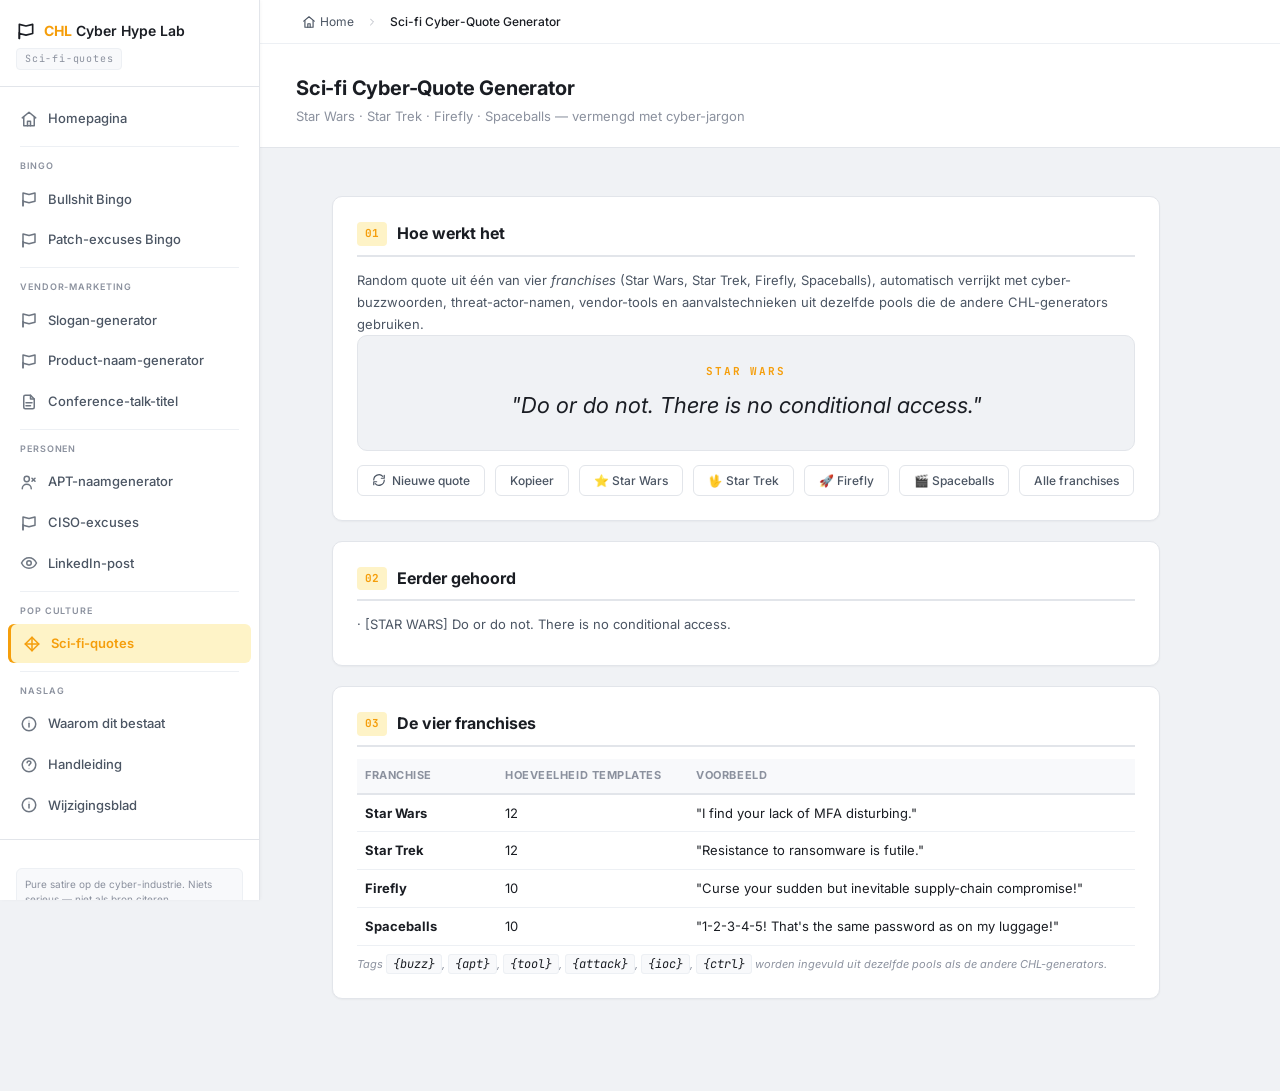
<file: scifi.html>
<!DOCTYPE html>
<html lang="nl">
<head>
  <meta charset="UTF-8">
  <meta name="viewport" content="width=device-width, initial-scale=1.0">
  <title>Sci-fi Cyber-Quote Generator — Cyber Hype Lab</title>
  <link rel="stylesheet" href="styles.css">
  <link rel="manifest" href="manifest.json">
  <meta name="apple-mobile-web-app-capable" content="yes">
  <meta name="apple-mobile-web-app-title" content="CHL">
  <meta name="theme-color" content="#f59e0b">
  <script src="theme.js"></script>
  <style>
    .sat-output { background: var(--bg-base); border: 1px solid var(--border); border-radius: var(--radius-lg); padding: 28px 22px; min-height: 100px; font-size: 22px; line-height: 1.45; color: var(--text-primary); text-align: center; font-style: italic; }
    .sat-output .franchise { display: block; font-size: 11px; font-family: var(--font-mono); letter-spacing: 0.18em; color: var(--accent); font-style: normal; margin-bottom: 10px; text-transform: uppercase; font-weight: 700; }
    .sat-output .quote { display: block; }
    .sat-toolbar { display: flex; gap: 10px; flex-wrap: wrap; margin-top: 14px; }
    .sat-history li { font-size: 12px; padding: 4px 0; color: var(--text-secondary); }
    .section-table { width:100%; border-collapse: collapse; font-size: 13px; }
    .section-table th { text-align: left; padding: 8px; background: var(--bg-elevated); border-bottom: 2px solid var(--border); font-size:11px; text-transform:uppercase; letter-spacing:0.05em; color: var(--text-muted); }
    .section-table td { padding: 8px; border-bottom: 1px solid var(--border-light); vertical-align: top; }
    .satire-warn { font-size: 12px; color: var(--text-secondary); margin-bottom: 14px; padding: 10px 14px; background: rgba(245,158,11,0.10); border: 1px solid rgba(245,158,11,0.45); border-left: 3px solid #f59e0b; border-radius: var(--radius); }
    .satire-warn strong { color: var(--accent); text-transform: uppercase; letter-spacing: 0.05em; font-size: 11px; margin-right: 6px; }
  </style>
</head>
<body>
<div id="app">
  <button class="mobile-menu-btn" id="menuBtn" aria-label="Menu openen"><span data-icon="menu" data-icon-size="20"></span></button>
  <div class="mobile-menu-overlay" id="menuOverlay"></div>
  <aside id="sidebar">
    <div class="sidebar-header">
      <div class="logo">
        <span class="logo-icon" data-icon="flag" data-icon-size="20"></span>
        <span class="logo-text"><strong>CHL</strong> Cyber Hype Lab</span>
      </div>
      <div class="version-badge">Sci-fi-quotes</div>
    </div>
    <nav class="sidebar-nav">
      <a href="home.html" class="nav-item" style="text-decoration:none"><span class="nav-icon" data-icon="home"></span> Homepagina</a>
      <div class="nav-divider"></div>
      <div class="nav-section-label">Bingo</div>
      <a href="bingo.html" class="nav-item" style="text-decoration:none"><span class="nav-icon" data-icon="flag"></span> Bullshit Bingo</a>
      <a href="patch-excuses.html" class="nav-item" style="text-decoration:none"><span class="nav-icon" data-icon="flag"></span> Patch-excuses Bingo</a>
      <div class="nav-divider"></div>
      <div class="nav-section-label">Vendor-marketing</div>
      <a href="vendor-slogan.html" class="nav-item" style="text-decoration:none"><span class="nav-icon" data-icon="flag"></span> Slogan-generator</a>
      <a href="product-naam.html" class="nav-item" style="text-decoration:none"><span class="nav-icon" data-icon="flag"></span> Product-naam-generator</a>
      <a href="conference-talk.html" class="nav-item" style="text-decoration:none"><span class="nav-icon" data-icon="template"></span> Conference-talk-titel</a>
      <div class="nav-divider"></div>
      <div class="nav-section-label">Personen</div>
      <a href="apt-namen.html" class="nav-item" style="text-decoration:none"><span class="nav-icon" data-icon="actor"></span> APT-naamgenerator</a>
      <a href="ciso-excuses.html" class="nav-item" style="text-decoration:none"><span class="nav-icon" data-icon="flag"></span> CISO-excuses</a>
      <a href="linkedin-post.html" class="nav-item" style="text-decoration:none"><span class="nav-icon" data-icon="eye"></span> LinkedIn-post</a>
      <div class="nav-divider"></div>
      <div class="nav-section-label">Pop culture</div>
      <a href="scifi.html" class="nav-item active" style="text-decoration:none"><span class="nav-icon" data-icon="diamond"></span> Sci-fi-quotes</a>
      <div class="nav-divider"></div>
      <div class="nav-section-label">Naslag</div>
      <a href="waarom.html" class="nav-item" style="text-decoration:none"><span class="nav-icon" data-icon="info"></span> Waarom dit bestaat</a>
      <a href="handleiding.html" class="nav-item" style="text-decoration:none"><span class="nav-icon" data-icon="manual"></span> Handleiding</a>
      <a href="changelog.html" class="nav-item" style="text-decoration:none"><span class="nav-icon" data-icon="info"></span> Wijzigingsblad</a>
    </nav>
    <div class="sidebar-frameworks">
      <div class="sidebar-hint">
        Pure satire op de cyber-industrie. Niets serieus — niet als bron citeren.
      </div>
      <button class="theme-toggle-btn" onclick="toggleTheme()" title="Wissel licht/donker thema">
        <span class="theme-toggle-icon" data-icon="theme-dark"></span>
        <span class="theme-toggle-label">Donker thema</span>
      </button>
    </div>
  </aside>

  <main id="main">
    <nav class="breadcrumb" aria-label="Breadcrumb">
      <a href="home.html"><span data-icon="home" data-icon-size="14"></span> Home</a>
      <span class="crumb-sep" data-icon="chevron-right" data-icon-size="12"></span>
      <span class="crumb-current">Sci-fi Cyber-Quote Generator</span>
    </nav>
    <div class="page-header">
      <div>
        <div class="page-title">Sci-fi Cyber-Quote Generator</div>
        <div class="page-subtitle">Star Wars · Star Trek · Firefly · Spaceballs &mdash; vermengd met cyber-jargon</div>
      </div>
    </div>
    <a href="home.html" class="back-home-mobile"><span data-icon="arrow-left" data-icon-size="16"></span> Terug naar home</a>

    <div class="content-area">
      <div class="manual-content">
        <section class="manual-section">
          <h2><span class="sec-num">01</span> Hoe werkt het</h2>
          <p>Random quote uit één van vier <em>franchises</em> (Star Wars, Star Trek, Firefly, Spaceballs), automatisch verrijkt met cyber-buzzwoorden, threat-actor-namen, vendor-tools en aanvalstechnieken uit dezelfde pools die de andere CHL-generators gebruiken.</p>
          <div class="sat-output" id="qOut">Klik op "Nieuwe quote"</div>
          <div class="sat-toolbar">
            <button class="btn" id="gen"><span data-icon="cycle" data-icon-size="14"></span> Nieuwe quote</button>
            <button class="btn" id="copy">Kopieer</button>
            <button class="btn" id="filterSW">⭐ Star Wars</button>
            <button class="btn" id="filterST">🖖 Star Trek</button>
            <button class="btn" id="filterFF">🚀 Firefly</button>
            <button class="btn" id="filterSB">🎬 Spaceballs</button>
            <button class="btn" id="filterAll">Alle franchises</button>
          </div>
        </section>

        <section class="manual-section">
          <h2><span class="sec-num">02</span> Eerder gehoord</h2>
          <ul id="hist" style="list-style:none;padding-left:0;margin:0"></ul>
        </section>

        <section class="manual-section">
          <h2><span class="sec-num">03</span> De vier franchises</h2>
          <table class="section-table">
            <thead><tr><th style="width:140px">Franchise</th><th>Hoeveelheid templates</th><th>Voorbeeld</th></tr></thead>
            <tbody>
              <tr><td><b>Star Wars</b></td><td id="cSW">—</td><td>"I find your lack of MFA disturbing."</td></tr>
              <tr><td><b>Star Trek</b></td><td id="cST">—</td><td>"Resistance to ransomware is futile."</td></tr>
              <tr><td><b>Firefly</b></td><td id="cFF">—</td><td>"Curse your sudden but inevitable supply-chain compromise!"</td></tr>
              <tr><td><b>Spaceballs</b></td><td id="cSB">—</td><td>"1-2-3-4-5! That's the same password as on my luggage!"</td></tr>
            </tbody>
          </table>
          <p style="font-size:11px;color:var(--text-muted);margin-top:8px"><em>Tags <code>{buzz}</code>, <code>{apt}</code>, <code>{tool}</code>, <code>{attack}</code>, <code>{ioc}</code>, <code>{ctrl}</code> worden ingevuld uit dezelfde pools als de andere CHL-generators.</em></p>
        </section>
      </div>
    </div>
  </main>
</div>

<script src="icons.js"></script>
<script src="menu.js"></script>
<script>if("serviceWorker" in navigator){navigator.serviceWorker.register("sw.js")}</script>
<script>
(function(){
  const BUZZ = ["Zero Trust","AI-driven detection","quantum-ready encryption","XDR","SASE","Defense in Depth","threat-informed defense","Agentic AI","cloud-native security","cyber resilience","posture management","autonomy"];
  const APT = ["Fancy Bear","Cozy Bear","Lazarus","Wicked Panda","Charming Kitten","Midnight Blizzard","Sandstorm","Volt Typhoon","Spider","Sleet"];
  const TOOL = ["Cobalt Strike","Mimikatz","BloodHound","Defender for Endpoint","CrowdStrike Falcon","Sentinel","BloodHound","SIEM","SOAR","EDR","WAF","ZTNA-fabric"];
  const ATTACK = ["ransomware","supply-chain compromise","BEC","spear-phishing","credential-stuffing","watering hole","exfiltration","double extortion","DDoS","BlueKeep","RCE","privilege escalation"];
  const IOC = ["IOC","hash","C2 beacon","domain","JA3-fingerprint","artifact","signature","alert","anomaly"];
  const CTRL = ["MFA","patching","EDR","backups","logging","DLP","ZTNA","conditional access","application allow-list","segmentation","SOC","incident response"];

  const SW = [
    "May the {buzz} be with you.",
    "These aren't the {ioc}s you're looking for.",
    "I find your lack of {ctrl} disturbing.",
    "Help me, {tool} — you're my only hope.",
    "Do or do not. There is no {ctrl}.",
    "It's a trap! Classic {attack}.",
    "Stay on target... the {attack} is closing.",
    "The {apt} are stronger than I anticipated.",
    "From a certain point of view, this {ioc} is benign.",
    "I have a bad feeling about this {ioc}.",
    "Search your feelings — you know the {tool} is misconfigured.",
    "This is the way... to enable {ctrl} on every endpoint."
  ];

  const ST = [
    "Resistance to {attack} is futile.",
    "Highly illogical: a production system without {ctrl}.",
    "Captain, our sensors detect elevated {ioc} levels in sector seven.",
    "Beam me up — the {attack} is detonating.",
    "Set phasers to isolate. We've got an active {apt} beacon.",
    "Engage {ctrl} on all decks!",
    "Live long and patch promptly.",
    "Khan! He used a {attack} against us!",
    "Make it so: {ctrl} for the entire fleet by stardate 2026.6.",
    "Computer, run a Level-One {tool} sweep on the entire bridge.",
    "Tea. Earl Grey. Hot. And one freshly rotated {ctrl} key.",
    "We are the {apt}. Lower your shields and surrender your data."
  ];

  const FF = [
    "Curse your sudden but inevitable {attack}!",
    "I aim to misbehave — but only with audit logging enabled.",
    "Reavers are coming, and they brought {apt}.",
    "Shiny: a properly segmented {ctrl}.",
    "We've got people on the inside — classic {attack}.",
    "Big damn heroes, sir. Just rolled out {tool} fleet-wide.",
    "There ain't people enough in 'verse to make me trust an unpatched {tool}.",
    "Every man there going to die. Patch your {tool}, ya pi gu.",
    "I swear by my pretty floral bonnet, I will end you — and your {apt} campaign.",
    "Don't worry — Kaylee says the {tool} will hold... probably."
  ];

  const SB = [
    "I see your Schwartz is as big as mine — but my {tool} is faster.",
    "We've got Lone Starr surrounded by {tool} beacons!",
    "Ludicrous speed... GO! Now run that {tool} scan.",
    "Comb the desert with {tool} sweeps!",
    "1-2-3-4-5! That's the same {ctrl} I've been using since '87!",
    "Spaceball One — they've gone to plaid {attack}!",
    "Dark Helmet loves nothing more than schwartz-ring {ioc} detection.",
    "Why are we always at maximum {attack}?",
    "Out of order? Even the {tool} is out of order?!",
    "May the Schwartz be with your {ctrl}-policy."
  ];

  function pick(a){return a[Math.floor(Math.random()*a.length)]}
  function fill(t){
    return t
      .replace(/\{buzz\}/g, pick(BUZZ))
      .replace(/\{apt\}/g, pick(APT))
      .replace(/\{tool\}/g, pick(TOOL))
      .replace(/\{attack\}/g, pick(ATTACK))
      .replace(/\{ioc\}/g, pick(IOC))
      .replace(/\{ctrl\}/g, pick(CTRL));
  }

  const out = document.getElementById('qOut');
  const hist = document.getElementById('hist');
  const log = [];
  let activeFranchise = null; // null = all

  function render(){
    let pools;
    let label;
    if (activeFranchise === 'SW') { pools = SW; label = 'STAR WARS'; }
    else if (activeFranchise === 'ST') { pools = ST; label = 'STAR TREK'; }
    else if (activeFranchise === 'FF') { pools = FF; label = 'FIREFLY'; }
    else if (activeFranchise === 'SB') { pools = SB; label = 'SPACEBALLS'; }
    else {
      const choice = Math.floor(Math.random() * 4);
      if (choice === 0) { pools = SW; label = 'STAR WARS'; }
      else if (choice === 1) { pools = ST; label = 'STAR TREK'; }
      else if (choice === 2) { pools = FF; label = 'FIREFLY'; }
      else { pools = SB; label = 'SPACEBALLS'; }
    }
    const tpl = pick(pools);
    const quote = fill(tpl);
    out.innerHTML = '<span class="franchise">' + label + '</span><span class="quote">"' + quote + '"</span>';
    log.unshift('[' + label + '] ' + quote);
    if (log.length > 8) log.pop();
    hist.innerHTML = log.map(l => '<li>· ' + l + '</li>').join('');
  }

  document.getElementById('gen').addEventListener('click', render);
  document.getElementById('copy').addEventListener('click', () => {
    if (navigator.clipboard) navigator.clipboard.writeText(out.innerText).then(() => {
      const b = document.getElementById('copy'); const old = b.textContent; b.textContent = 'Gekopieerd ✓'; setTimeout(()=>b.textContent=old, 1500);
    });
  });
  document.getElementById('filterSW').addEventListener('click', ()=>{ activeFranchise='SW'; render(); });
  document.getElementById('filterST').addEventListener('click', ()=>{ activeFranchise='ST'; render(); });
  document.getElementById('filterFF').addEventListener('click', ()=>{ activeFranchise='FF'; render(); });
  document.getElementById('filterSB').addEventListener('click', ()=>{ activeFranchise='SB'; render(); });
  document.getElementById('filterAll').addEventListener('click', ()=>{ activeFranchise=null; render(); });
  document.getElementById('cSW').textContent = SW.length;
  document.getElementById('cST').textContent = ST.length;
  document.getElementById('cFF').textContent = FF.length;
  document.getElementById('cSB').textContent = SB.length;
  render();
})();
</script>
</body>
</html>
</file>
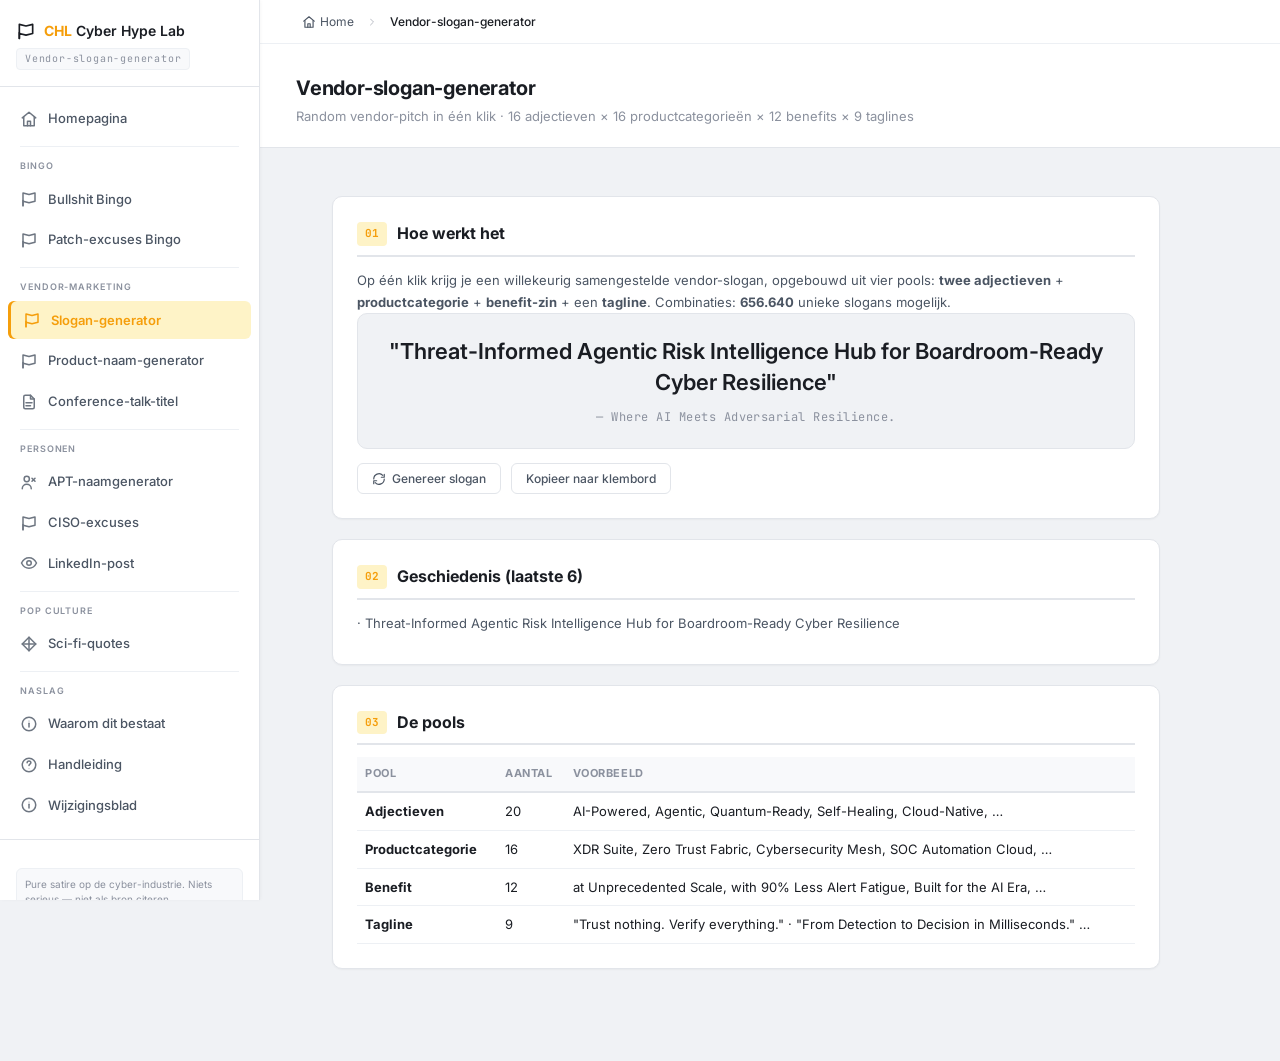
<file: vendor-slogan.html>
<!DOCTYPE html>
<html lang="nl">
<head>
  <meta charset="UTF-8">
  <meta name="viewport" content="width=device-width, initial-scale=1.0">
  <title>Vendor-slogan-generator — Cyber Hype Lab</title>
  <link rel="stylesheet" href="styles.css">
  <link rel="manifest" href="manifest.json">
  <meta name="apple-mobile-web-app-capable" content="yes">
  <meta name="apple-mobile-web-app-title" content="CHL">
  <meta name="theme-color" content="#f59e0b">
  <script src="theme.js"></script>
  <style>
    .sat-output { background: var(--bg-base); border: 1px solid var(--border); border-radius: var(--radius-lg); padding: 22px; min-height: 90px; font-size: 18px; line-height: 1.55; color: var(--text-primary); }
    .sat-output.lead { font-size: 22px; font-weight: 600; line-height: 1.4; text-align: center; }
    .sat-output.lead .meta { display: block; font-size: 12px; color: var(--text-muted); margin-top: 12px; font-family: var(--font-mono); font-weight: 400; letter-spacing: 0.04em; }
    .sat-toolbar { display: flex; gap: 10px; flex-wrap: wrap; margin-top: 14px; }
    .sat-history { margin-top: 14px; }
    .sat-history li { font-size: 12px; padding: 3px 0; color: var(--text-secondary); }
    .section-table { width:100%; border-collapse: collapse; font-size: 13px; }
    .section-table th { text-align: left; padding: 8px; background: var(--bg-elevated); border-bottom: 2px solid var(--border); font-size:11px; text-transform:uppercase; letter-spacing:0.05em; color: var(--text-muted); }
    .section-table td { padding: 8px; border-bottom: 1px solid var(--border-light); vertical-align: top; }
    .satire-warn { font-size: 12px; color: var(--text-secondary); margin-bottom: 14px; padding: 10px 14px; background: rgba(234,179,8,0.08); border: 1px solid rgba(234,179,8,0.35); border-left: 3px solid #eab308; border-radius: var(--radius); }
    .satire-warn strong { color: #eab308; text-transform: uppercase; letter-spacing: 0.05em; font-size: 11px; margin-right: 6px; }
  </style>
</head>
<body>
<div id="app">
  <button class="mobile-menu-btn" id="menuBtn" aria-label="Menu openen"><span data-icon="menu" data-icon-size="20"></span></button>
  <div class="mobile-menu-overlay" id="menuOverlay"></div>
  <aside id="sidebar">
    <div class="sidebar-header">
      <div class="logo">
        <span class="logo-icon" data-icon="flag" data-icon-size="20"></span>
        <span class="logo-text"><strong>CHL</strong> Cyber Hype Lab</span>
      </div>
      <div class="version-badge">Vendor-slogan-generator</div>
    </div>
    <nav class="sidebar-nav">
      <a href="home.html" class="nav-item" style="text-decoration:none"><span class="nav-icon" data-icon="home"></span> Homepagina</a>
      <div class="nav-divider"></div>
      <div class="nav-section-label">Bingo</div>
      <a href="bingo.html" class="nav-item" style="text-decoration:none"><span class="nav-icon" data-icon="flag"></span> Bullshit Bingo</a>
      <a href="patch-excuses.html" class="nav-item" style="text-decoration:none"><span class="nav-icon" data-icon="flag"></span> Patch-excuses Bingo</a>
      <div class="nav-divider"></div>
      <div class="nav-section-label">Vendor-marketing</div>
      <a href="vendor-slogan.html" class="nav-item active" style="text-decoration:none"><span class="nav-icon" data-icon="flag"></span> Slogan-generator</a>
      <a href="product-naam.html" class="nav-item" style="text-decoration:none"><span class="nav-icon" data-icon="flag"></span> Product-naam-generator</a>
      <a href="conference-talk.html" class="nav-item" style="text-decoration:none"><span class="nav-icon" data-icon="template"></span> Conference-talk-titel</a>
      <div class="nav-divider"></div>
      <div class="nav-section-label">Personen</div>
      <a href="apt-namen.html" class="nav-item" style="text-decoration:none"><span class="nav-icon" data-icon="actor"></span> APT-naamgenerator</a>
      <a href="ciso-excuses.html" class="nav-item" style="text-decoration:none"><span class="nav-icon" data-icon="flag"></span> CISO-excuses</a>
      <a href="linkedin-post.html" class="nav-item" style="text-decoration:none"><span class="nav-icon" data-icon="eye"></span> LinkedIn-post</a>
      <div class="nav-divider"></div>
      <div class="nav-section-label">Pop culture</div>
      <a href="scifi.html" class="nav-item" style="text-decoration:none"><span class="nav-icon" data-icon="diamond"></span> Sci-fi-quotes</a>
      <div class="nav-divider"></div>
      <div class="nav-section-label">Naslag</div>
      <a href="waarom.html" class="nav-item" style="text-decoration:none"><span class="nav-icon" data-icon="info"></span> Waarom dit bestaat</a>
      <a href="handleiding.html" class="nav-item" style="text-decoration:none"><span class="nav-icon" data-icon="manual"></span> Handleiding</a>
      <a href="changelog.html" class="nav-item" style="text-decoration:none"><span class="nav-icon" data-icon="info"></span> Wijzigingsblad</a>
    </nav>
    <div class="sidebar-frameworks">
      <div class="sidebar-hint">
        Pure satire op de cyber-industrie. Niets serieus — niet als bron citeren.
      </div>
      <button class="theme-toggle-btn" onclick="toggleTheme()" title="Wissel licht/donker thema">
        <span class="theme-toggle-icon" data-icon="theme-dark"></span>
        <span class="theme-toggle-label">Donker thema</span>
      </button>
    </div>
  </aside>
  <main id="main">
    <nav class="breadcrumb" aria-label="Breadcrumb">
      <a href="home.html"><span data-icon="home" data-icon-size="14"></span> Home</a>
      <span class="crumb-sep" data-icon="chevron-right" data-icon-size="12"></span>
      <span class="crumb-current">Vendor-slogan-generator</span>
    </nav>
    <div class="page-header">
      <div>
        <div class="page-title">Vendor-slogan-generator</div>
        <div class="page-subtitle">Random vendor-pitch in één klik · 16 adjectieven × 16 productcategorieën × 12 benefits × 9 taglines</div>
      </div>
    </div>
    <a href="home.html" class="back-home-mobile"><span data-icon="arrow-left" data-icon-size="16"></span> Terug naar home</a>
    <div class="content-area">
      <div class="manual-content">

        <section class="manual-section">
          <h2><span class="sec-num">01</span> Hoe werkt het</h2>
          <p>Op één klik krijg je een willekeurig samengestelde vendor-slogan, opgebouwd uit vier pools: <b>twee adjectieven</b> + <b>productcategorie</b> + <b>benefit-zin</b> + een <b>tagline</b>. Combinaties: <b id="combos">—</b> unieke slogans mogelijk.</p>
          <div class="sat-output lead" id="slog">Klik op "Genereer slogan"</div>
          <div class="sat-toolbar">
            <button class="btn" id="gen"><span data-icon="cycle" data-icon-size="14"></span> Genereer slogan</button>
            <button class="btn" id="copy">Kopieer naar klembord</button>
          </div>
        </section>
        <section class="manual-section">
          <h2><span class="sec-num">02</span> Geschiedenis (laatste 6)</h2>
          <ul id="hist" style="list-style:none;padding-left:0;margin:0"></ul>
        </section>
        <section class="manual-section">
          <h2><span class="sec-num">03</span> De pools</h2>
          <table class="section-table">
            <thead><tr><th style="width:140px">Pool</th><th>Aantal</th><th>Voorbeeld</th></tr></thead>
            <tbody>
              <tr><td><b>Adjectieven</b></td><td id="cAdj">—</td><td>AI-Powered, Agentic, Quantum-Ready, Self-Healing, Cloud-Native, …</td></tr>
              <tr><td><b>Productcategorie</b></td><td id="cNoun">—</td><td>XDR Suite, Zero Trust Fabric, Cybersecurity Mesh, SOC Automation Cloud, …</td></tr>
              <tr><td><b>Benefit</b></td><td id="cBen">—</td><td>at Unprecedented Scale, with 90% Less Alert Fatigue, Built for the AI Era, …</td></tr>
              <tr><td><b>Tagline</b></td><td id="cTag">—</td><td>"Trust nothing. Verify everything." · "From Detection to Decision in Milliseconds." …</td></tr>
            </tbody>
          </table>
        </section>

      </div>
    </div>
  </main>
</div>
<script src="icons.js"></script>
<script src="menu.js"></script>
<script>if("serviceWorker" in navigator){navigator.serviceWorker.register("sw.js")}</script>

<script>
(function(){
  const ADJ = ["AI-Powered","GenAI-Driven","Agentic","Autonomous","Self-Healing","Quantum-Ready","Cloud-Native","AI-Native","Next-Gen","Best-of-Breed","Hyper-Converged","Identity-First","Behavior-Aware","Threat-Informed","Zero Trust","Cybersecurity-Mesh-Ready","ML-Driven","Cloud-First","Frictionless","Continuously-Adaptive"];
  const NOUN = ["Threat Hunting Platform","XDR Suite","Zero Trust Fabric","Cybersecurity Mesh","Detection & Response Engine","SOC Automation Cloud","Risk Intelligence Hub","Identity Defense Platform","Cyber Resilience Cloud","Security Data Lake","Exposure Management Suite","Threat Surface Manager","Posture Optimization Engine","Defender Workspace","Compliance Orchestrator","Adaptive Defense Platform"];
  const BENEFIT = ["for Mission-Critical Workloads","at Unprecedented Scale","with 90% Less Alert Fatigue","Built for the AI Era","for Boardroom-Ready Cyber Resilience","to Future-Proof Your Security Stack","Built by ex-NSA Veterans","Trusted by Fortune 500","for the Hybrid Workforce","with Force-Multiplier Results","at the Speed of the Adversary","Across Every Layer of the Stack"];
  const TAG = ["Trust nothing. Verify everything.","Defense in Depth, Reimagined.","From Detection to Decision in Milliseconds.","Because the Adversary Never Sleeps.","Where AI Meets Adversarial Resilience.","One Platform. Total Visibility.","Outpace the Threat.","Stop Breaches Before They Start.","Securing What's Next."];
  const out = document.getElementById('slog');
  const hist = document.getElementById('hist');
  const log = [];
  function pick(a){return a[Math.floor(Math.random()*a.length)]}
  function render(){
    const a = pick(ADJ), b = pick(ADJ), n = pick(NOUN), c = pick(BENEFIT), t = pick(TAG);
    const slogan = a + ' ' + b + ' ' + n + ' ' + c;
    out.innerHTML = '"' + slogan + '"<span class="meta">— ' + t + '</span>';
    log.unshift(slogan);
    if (log.length > 6) log.pop();
    hist.innerHTML = log.map(l => '<li>· ' + l + '</li>').join('');
  }
  document.getElementById('gen').addEventListener('click', render);
  document.getElementById('copy').addEventListener('click', () => {
    const text = out.innerText;
    if (navigator.clipboard) navigator.clipboard.writeText(text).then(() => {
      const b = document.getElementById('copy'); const old = b.textContent; b.textContent = 'Gekopieerd ✓'; setTimeout(()=>b.textContent=old, 1500);
    });
  });
  document.getElementById('cAdj').textContent = ADJ.length;
  document.getElementById('cNoun').textContent = NOUN.length;
  document.getElementById('cBen').textContent = BENEFIT.length;
  document.getElementById('cTag').textContent = TAG.length;
  document.getElementById('combos').textContent = (ADJ.length * (ADJ.length-1) * NOUN.length * BENEFIT.length * TAG.length).toLocaleString('nl-NL');
  render();
})();
</script>

</body>
</html>
</file>
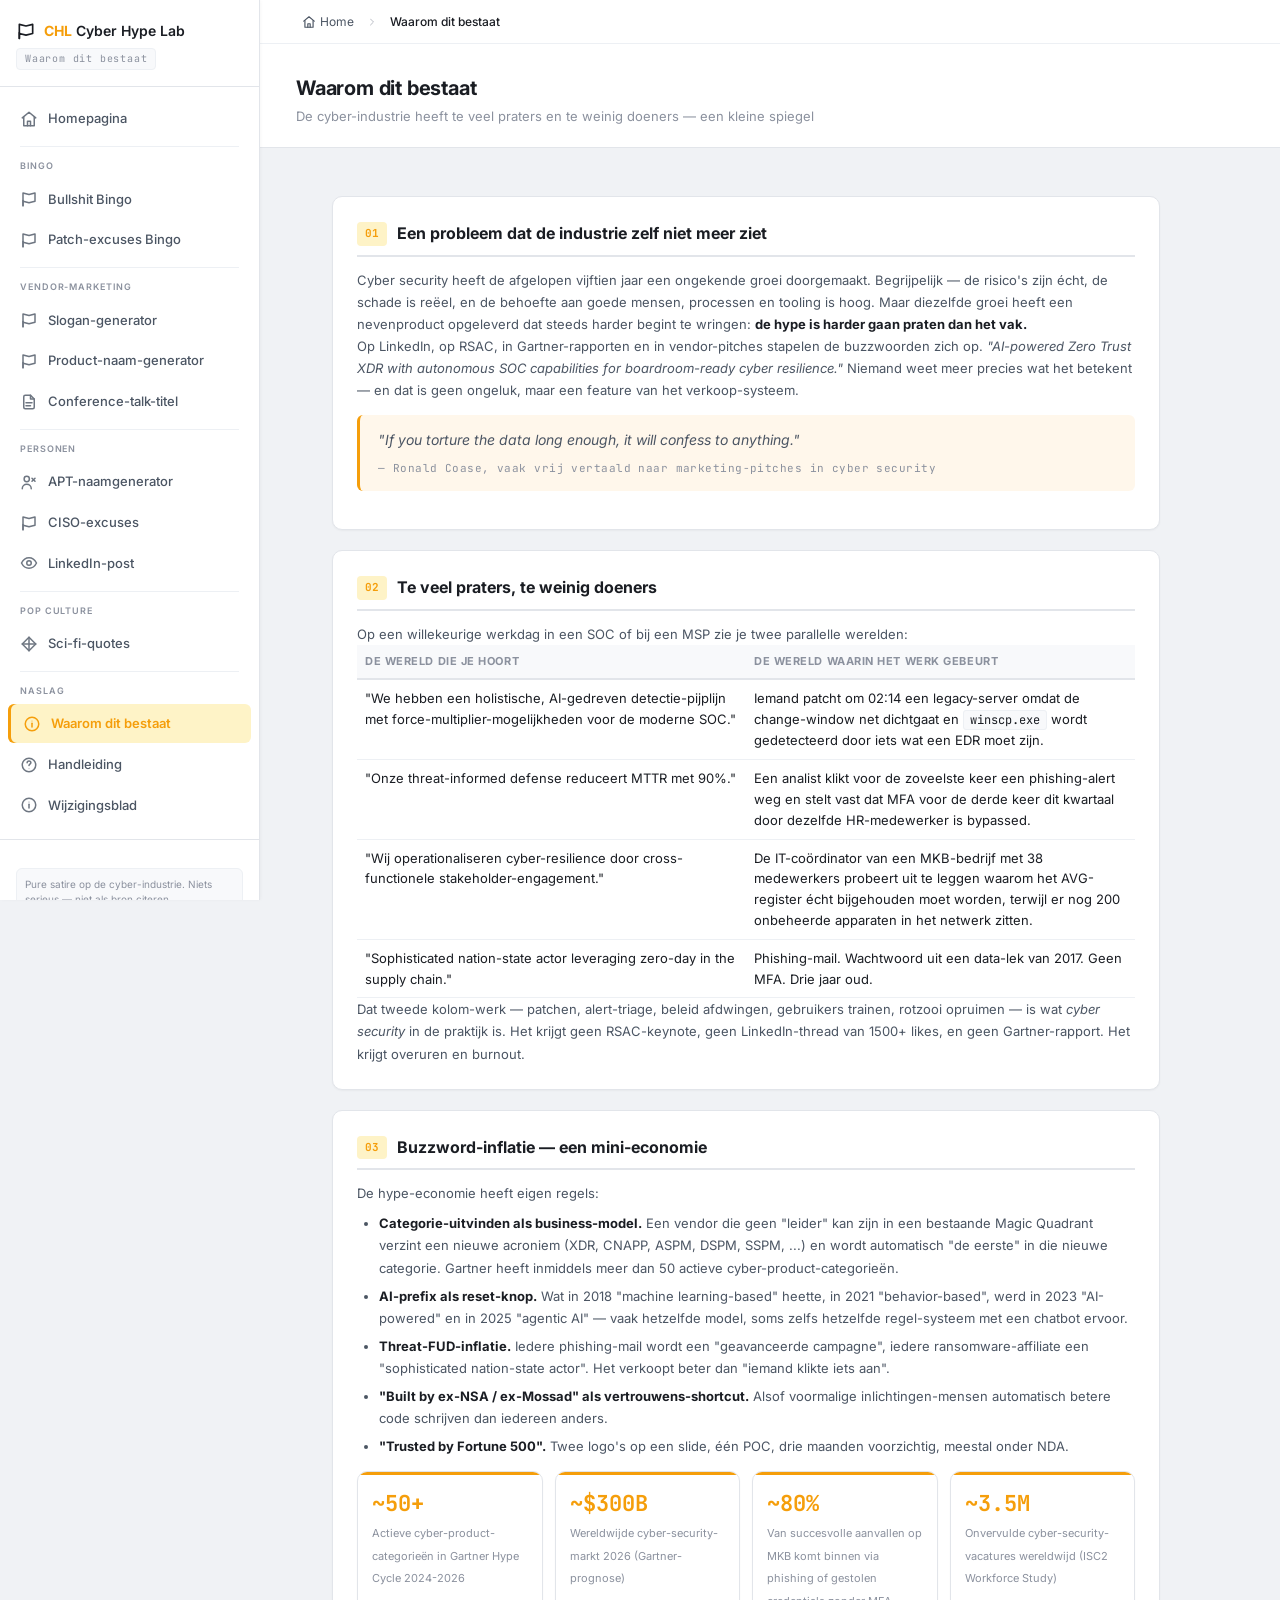
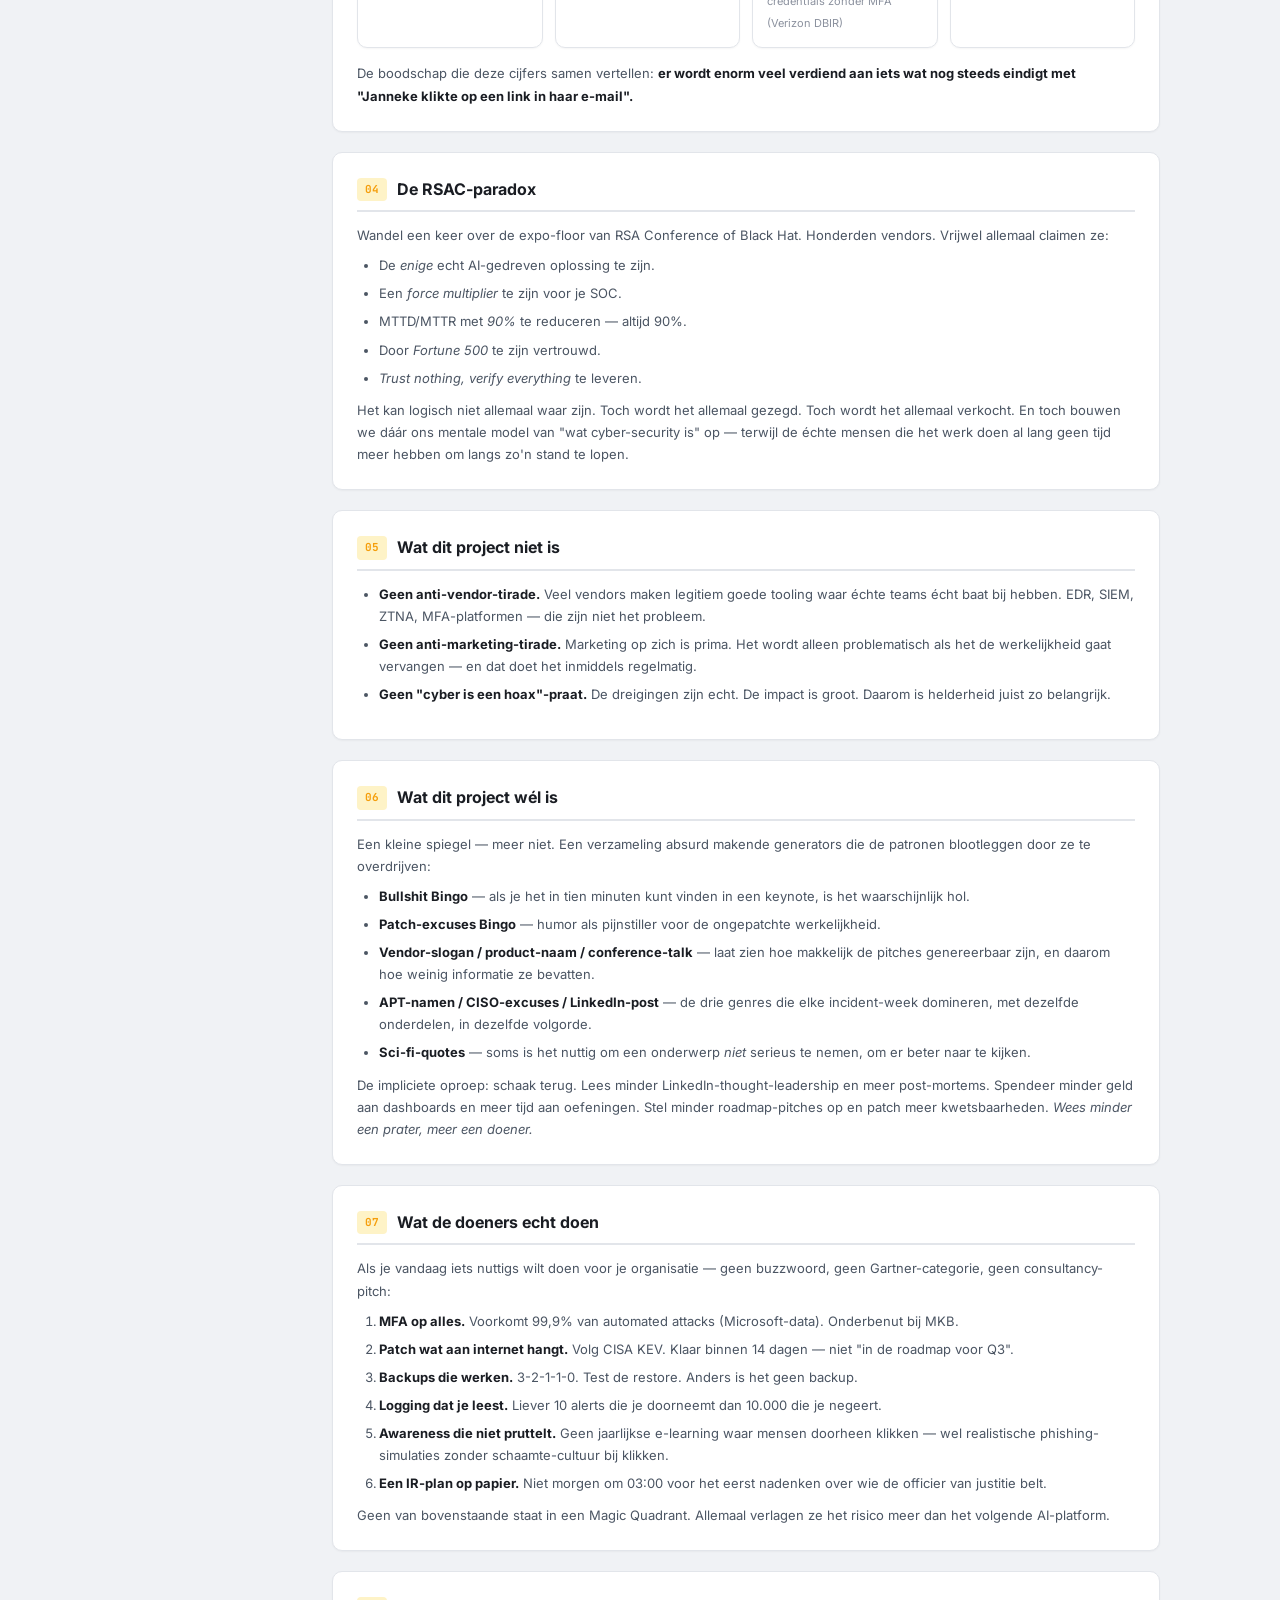
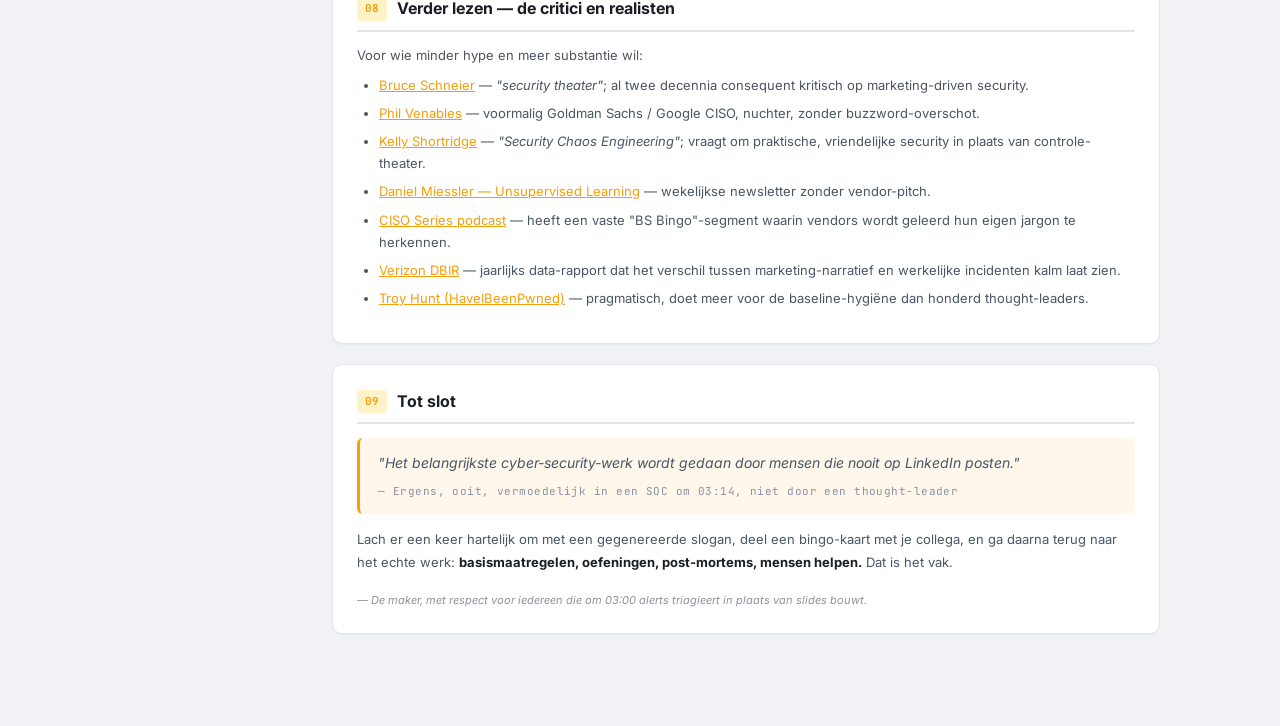
<file: waarom.html>
<!DOCTYPE html>
<html lang="nl">
<head>
  <meta charset="UTF-8">
  <meta name="viewport" content="width=device-width, initial-scale=1.0">
  <title>Waarom dit bestaat — Cyber Hype Lab</title>
  <link rel="stylesheet" href="styles.css">
  <link rel="manifest" href="manifest.json">
  <meta name="apple-mobile-web-app-capable" content="yes">
  <meta name="apple-mobile-web-app-title" content="CHL">
  <meta name="theme-color" content="#f59e0b">
  <script src="theme.js"></script>
  <style>
    .section-table { width:100%; border-collapse: collapse; font-size: 13px; }
    .section-table th { text-align: left; padding: 8px; background: var(--bg-elevated); border-bottom: 2px solid var(--border); font-size:11px; text-transform:uppercase; letter-spacing:0.05em; color: var(--text-muted); }
    .section-table td { padding: 8px; border-bottom: 1px solid var(--border-light); vertical-align: top; }
    .lead-quote { background: rgba(245,158,11,0.08); border-left: 3px solid var(--accent); padding: 14px 18px; border-radius: var(--radius); margin: 14px 0; font-style: italic; color: var(--text-secondary); }
    .lead-quote .by { display: block; margin-top: 8px; font-style: normal; font-size: 11px; color: var(--text-muted); font-family: var(--font-mono); letter-spacing: 0.04em; }
    .stat-row { display: grid; grid-template-columns: repeat(auto-fit,minmax(180px,1fr)); gap: 12px; margin: 14px 0; }
    .stat-card { background: var(--bg-surface); border: 1px solid var(--border); border-radius: var(--radius-lg); padding: 14px; }
    .stat-card .num { font-size: 22px; font-weight: 700; color: var(--accent); font-family: var(--font-mono); display: block; }
    .stat-card .lbl { font-size: 11px; color: var(--text-muted); margin-top: 4px; }
  </style>
</head>
<body>
<div id="app">
  <button class="mobile-menu-btn" id="menuBtn" aria-label="Menu openen"><span data-icon="menu" data-icon-size="20"></span></button>
  <div class="mobile-menu-overlay" id="menuOverlay"></div>
  <aside id="sidebar">
    <div class="sidebar-header">
      <div class="logo">
        <span class="logo-icon" data-icon="flag" data-icon-size="20"></span>
        <span class="logo-text"><strong>CHL</strong> Cyber Hype Lab</span>
      </div>
      <div class="version-badge">Waarom dit bestaat</div>
    </div>
    <nav class="sidebar-nav">
      <a href="home.html" class="nav-item" style="text-decoration:none"><span class="nav-icon" data-icon="home"></span> Homepagina</a>
      <div class="nav-divider"></div>
      <div class="nav-section-label">Bingo</div>
      <a href="bingo.html" class="nav-item" style="text-decoration:none"><span class="nav-icon" data-icon="flag"></span> Bullshit Bingo</a>
      <a href="patch-excuses.html" class="nav-item" style="text-decoration:none"><span class="nav-icon" data-icon="flag"></span> Patch-excuses Bingo</a>
      <div class="nav-divider"></div>
      <div class="nav-section-label">Vendor-marketing</div>
      <a href="vendor-slogan.html" class="nav-item" style="text-decoration:none"><span class="nav-icon" data-icon="flag"></span> Slogan-generator</a>
      <a href="product-naam.html" class="nav-item" style="text-decoration:none"><span class="nav-icon" data-icon="flag"></span> Product-naam-generator</a>
      <a href="conference-talk.html" class="nav-item" style="text-decoration:none"><span class="nav-icon" data-icon="template"></span> Conference-talk-titel</a>
      <div class="nav-divider"></div>
      <div class="nav-section-label">Personen</div>
      <a href="apt-namen.html" class="nav-item" style="text-decoration:none"><span class="nav-icon" data-icon="actor"></span> APT-naamgenerator</a>
      <a href="ciso-excuses.html" class="nav-item" style="text-decoration:none"><span class="nav-icon" data-icon="flag"></span> CISO-excuses</a>
      <a href="linkedin-post.html" class="nav-item" style="text-decoration:none"><span class="nav-icon" data-icon="eye"></span> LinkedIn-post</a>
      <div class="nav-divider"></div>
      <div class="nav-section-label">Pop culture</div>
      <a href="scifi.html" class="nav-item" style="text-decoration:none"><span class="nav-icon" data-icon="diamond"></span> Sci-fi-quotes</a>
      <div class="nav-divider"></div>
      <div class="nav-section-label">Naslag</div>
      <a href="waarom.html" class="nav-item active" style="text-decoration:none"><span class="nav-icon" data-icon="info"></span> Waarom dit bestaat</a>
      <a href="handleiding.html" class="nav-item" style="text-decoration:none"><span class="nav-icon" data-icon="manual"></span> Handleiding</a>
      <a href="changelog.html" class="nav-item" style="text-decoration:none"><span class="nav-icon" data-icon="info"></span> Wijzigingsblad</a>
    </nav>
    <div class="sidebar-frameworks">
      <div class="sidebar-hint">Pure satire op de cyber-industrie. Niets serieus — niet als bron citeren.</div>
      <button class="theme-toggle-btn" onclick="toggleTheme()" title="Wissel licht/donker thema">
        <span class="theme-toggle-icon" data-icon="theme-dark"></span>
        <span class="theme-toggle-label">Donker thema</span>
      </button>
    </div>
  </aside>
  <main id="main">
    <nav class="breadcrumb" aria-label="Breadcrumb">
      <a href="home.html"><span data-icon="home" data-icon-size="14"></span> Home</a>
      <span class="crumb-sep" data-icon="chevron-right" data-icon-size="12"></span>
      <span class="crumb-current">Waarom dit bestaat</span>
    </nav>
    <div class="page-header">
      <div>
        <div class="page-title">Waarom dit bestaat</div>
        <div class="page-subtitle">De cyber-industrie heeft te veel praters en te weinig doeners — een kleine spiegel</div>
      </div>
    </div>
    <a href="home.html" class="back-home-mobile"><span data-icon="arrow-left" data-icon-size="16"></span> Terug naar home</a>

    <div class="content-area">
      <div class="manual-content">

        <section class="manual-section">
          <h2><span class="sec-num">01</span> Een probleem dat de industrie zelf niet meer ziet</h2>
          <p>Cyber security heeft de afgelopen vijftien jaar een ongekende groei doorgemaakt. Begrijpelijk — de risico's zijn écht, de schade is reëel, en de behoefte aan goede mensen, processen en tooling is hoog. Maar diezelfde groei heeft een nevenproduct opgeleverd dat steeds harder begint te wringen: <strong>de hype is harder gaan praten dan het vak.</strong></p>
          <p>Op LinkedIn, op RSAC, in Gartner-rapporten en in vendor-pitches stapelen de buzzwoorden zich op. <em>"AI-powered Zero Trust XDR with autonomous SOC capabilities for boardroom-ready cyber resilience."</em> Niemand weet meer precies wat het betekent — en dat is geen ongeluk, maar een feature van het verkoop-systeem.</p>
          <div class="lead-quote">
            "If you torture the data long enough, it will confess to anything."
            <span class="by">— Ronald Coase, vaak vrij vertaald naar marketing-pitches in cyber security</span>
          </div>
        </section>

        <section class="manual-section">
          <h2><span class="sec-num">02</span> Te veel praters, te weinig doeners</h2>
          <p>Op een willekeurige werkdag in een SOC of bij een MSP zie je twee parallelle werelden:</p>
          <table class="section-table">
            <thead><tr><th style="width:50%">De wereld die je hoort</th><th>De wereld waarin het werk gebeurt</th></tr></thead>
            <tbody>
              <tr>
                <td>"We hebben een holistische, AI-gedreven detectie-pijplijn met force-multiplier-mogelijkheden voor de moderne SOC."</td>
                <td>Iemand patcht om 02:14 een legacy-server omdat de change-window net dichtgaat en <code>winscp.exe</code> wordt gedetecteerd door iets wat een EDR moet zijn.</td>
              </tr>
              <tr>
                <td>"Onze threat-informed defense reduceert MTTR met 90%."</td>
                <td>Een analist klikt voor de zoveelste keer een phishing-alert weg en stelt vast dat MFA voor de derde keer dit kwartaal door dezelfde HR-medewerker is bypassed.</td>
              </tr>
              <tr>
                <td>"Wij operationaliseren cyber-resilience door cross-functionele stakeholder-engagement."</td>
                <td>De IT-coördinator van een MKB-bedrijf met 38 medewerkers probeert uit te leggen waarom het AVG-register écht bijgehouden moet worden, terwijl er nog 200 onbeheerde apparaten in het netwerk zitten.</td>
              </tr>
              <tr>
                <td>"Sophisticated nation-state actor leveraging zero-day in the supply chain."</td>
                <td>Phishing-mail. Wachtwoord uit een data-lek van 2017. Geen MFA. Drie jaar oud.</td>
              </tr>
            </tbody>
          </table>
          <p>Dat tweede kolom-werk — patchen, alert-triage, beleid afdwingen, gebruikers trainen, rotzooi opruimen — is wat <em>cyber security</em> in de praktijk is. Het krijgt geen RSAC-keynote, geen LinkedIn-thread van 1500+ likes, en geen Gartner-rapport. Het krijgt overuren en burnout.</p>
        </section>

        <section class="manual-section">
          <h2><span class="sec-num">03</span> Buzzword-inflatie — een mini-economie</h2>
          <p>De hype-economie heeft eigen regels:</p>
          <ul>
            <li><strong>Categorie-uitvinden als business-model.</strong> Een vendor die geen "leider" kan zijn in een bestaande Magic Quadrant verzint een nieuwe acroniem (XDR, CNAPP, ASPM, DSPM, SSPM, ...) en wordt automatisch "de eerste" in die nieuwe categorie. Gartner heeft inmiddels meer dan 50 actieve cyber-product-categorieën.</li>
            <li><strong>AI-prefix als reset-knop.</strong> Wat in 2018 "machine learning-based" heette, in 2021 "behavior-based", werd in 2023 "AI-powered" en in 2025 "agentic AI" — vaak hetzelfde model, soms zelfs hetzelfde regel-systeem met een chatbot ervoor.</li>
            <li><strong>Threat-FUD-inflatie.</strong> Iedere phishing-mail wordt een "geavanceerde campagne", iedere ransomware-affiliate een "sophisticated nation-state actor". Het verkoopt beter dan "iemand klikte iets aan".</li>
            <li><strong>"Built by ex-NSA / ex-Mossad" als vertrouwens-shortcut.</strong> Alsof voormalige inlichtingen-mensen automatisch betere code schrijven dan iedereen anders.</li>
            <li><strong>"Trusted by Fortune 500".</strong> Twee logo's op een slide, één POC, drie maanden voorzichtig, meestal onder NDA.</li>
          </ul>
          <div class="stat-row">
            <div class="stat-card"><span class="num">~50+</span><span class="lbl">Actieve cyber-product-categorieën in Gartner Hype Cycle 2024-2026</span></div>
            <div class="stat-card"><span class="num">~$300B</span><span class="lbl">Wereldwijde cyber-security-markt 2026 (Gartner-prognose)</span></div>
            <div class="stat-card"><span class="num">~80%</span><span class="lbl">Van succesvolle aanvallen op MKB komt binnen via phishing of gestolen credentials zonder MFA (Verizon DBIR)</span></div>
            <div class="stat-card"><span class="num">~3.5M</span><span class="lbl">Onvervulde cyber-security-vacatures wereldwijd (ISC2 Workforce Study)</span></div>
          </div>
          <p>De boodschap die deze cijfers samen vertellen: <strong>er wordt enorm veel verdiend aan iets wat nog steeds eindigt met "Janneke klikte op een link in haar e-mail".</strong></p>
        </section>

        <section class="manual-section">
          <h2><span class="sec-num">04</span> De RSAC-paradox</h2>
          <p>Wandel een keer over de expo-floor van RSA Conference of Black Hat. Honderden vendors. Vrijwel allemaal claimen ze:</p>
          <ul>
            <li>De <em>enige</em> echt AI-gedreven oplossing te zijn.</li>
            <li>Een <em>force multiplier</em> te zijn voor je SOC.</li>
            <li>MTTD/MTTR met <em>90%</em> te reduceren — altijd 90%.</li>
            <li>Door <em>Fortune 500</em> te zijn vertrouwd.</li>
            <li><em>Trust nothing, verify everything</em> te leveren.</li>
          </ul>
          <p>Het kan logisch niet allemaal waar zijn. Toch wordt het allemaal gezegd. Toch wordt het allemaal verkocht. En toch bouwen we dáár ons mentale model van "wat cyber-security is" op — terwijl de échte mensen die het werk doen al lang geen tijd meer hebben om langs zo'n stand te lopen.</p>
        </section>

        <section class="manual-section">
          <h2><span class="sec-num">05</span> Wat dit project niet is</h2>
          <ul>
            <li><strong>Geen anti-vendor-tirade.</strong> Veel vendors maken legitiem goede tooling waar échte teams écht baat bij hebben. EDR, SIEM, ZTNA, MFA-platformen — die zijn niet het probleem.</li>
            <li><strong>Geen anti-marketing-tirade.</strong> Marketing op zich is prima. Het wordt alleen problematisch als het de werkelijkheid gaat vervangen — en dat doet het inmiddels regelmatig.</li>
            <li><strong>Geen "cyber is een hoax"-praat.</strong> De dreigingen zijn echt. De impact is groot. Daarom is helderheid juist zo belangrijk.</li>
          </ul>
        </section>

        <section class="manual-section">
          <h2><span class="sec-num">06</span> Wat dit project wél is</h2>
          <p>Een kleine spiegel — meer niet. Een verzameling absurd makende generators die de patronen blootleggen door ze te overdrijven:</p>
          <ul>
            <li><strong>Bullshit Bingo</strong> — als je het in tien minuten kunt vinden in een keynote, is het waarschijnlijk hol.</li>
            <li><strong>Patch-excuses Bingo</strong> — humor als pijnstiller voor de ongepatchte werkelijkheid.</li>
            <li><strong>Vendor-slogan / product-naam / conference-talk</strong> — laat zien hoe makkelijk de pitches genereerbaar zijn, en daarom hoe weinig informatie ze bevatten.</li>
            <li><strong>APT-namen / CISO-excuses / LinkedIn-post</strong> — de drie genres die elke incident-week domineren, met dezelfde onderdelen, in dezelfde volgorde.</li>
            <li><strong>Sci-fi-quotes</strong> — soms is het nuttig om een onderwerp <em>niet</em> serieus te nemen, om er beter naar te kijken.</li>
          </ul>
          <p>De impliciete oproep: schaak terug. Lees minder LinkedIn-thought-leadership en meer post-mortems. Spendeer minder geld aan dashboards en meer tijd aan oefeningen. Stel minder roadmap-pitches op en patch meer kwetsbaarheden. <em>Wees minder een prater, meer een doener.</em></p>
        </section>

        <section class="manual-section">
          <h2><span class="sec-num">07</span> Wat de doeners echt doen</h2>
          <p>Als je vandaag iets nuttigs wilt doen voor je organisatie — geen buzzwoord, geen Gartner-categorie, geen consultancy-pitch:</p>
          <ol>
            <li><strong>MFA op alles.</strong> Voorkomt 99,9% van automated attacks (Microsoft-data). Onderbenut bij MKB.</li>
            <li><strong>Patch wat aan internet hangt.</strong> Volg CISA KEV. Klaar binnen 14 dagen — niet "in de roadmap voor Q3".</li>
            <li><strong>Backups die werken.</strong> 3-2-1-1-0. Test de restore. Anders is het geen backup.</li>
            <li><strong>Logging dat je leest.</strong> Liever 10 alerts die je doorneemt dan 10.000 die je negeert.</li>
            <li><strong>Awareness die niet pruttelt.</strong> Geen jaarlijkse e-learning waar mensen doorheen klikken — wel realistische phishing-simulaties zonder schaamte-cultuur bij klikken.</li>
            <li><strong>Een IR-plan op papier.</strong> Niet morgen om 03:00 voor het eerst nadenken over wie de officier van justitie belt.</li>
          </ol>
          <p>Geen van bovenstaande staat in een Magic Quadrant. Allemaal verlagen ze het risico meer dan het volgende AI-platform.</p>
        </section>

        <section class="manual-section">
          <h2><span class="sec-num">08</span> Verder lezen — de critici en realisten</h2>
          <p>Voor wie minder hype en meer substantie wil:</p>
          <ul>
            <li><a href="https://www.schneier.com/" target="_blank" style="color:var(--accent)">Bruce Schneier</a> — <em>"security theater"</em>; al twee decennia consequent kritisch op marketing-driven security.</li>
            <li><a href="https://www.philvenables.com/" target="_blank" style="color:var(--accent)">Phil Venables</a> — voormalig Goldman Sachs / Google CISO, nuchter, zonder buzzword-overschot.</li>
            <li><a href="https://kellyshortridge.com/" target="_blank" style="color:var(--accent)">Kelly Shortridge</a> — <em>"Security Chaos Engineering"</em>; vraagt om praktische, vriendelijke security in plaats van controle-theater.</li>
            <li><a href="https://danielmiessler.com/" target="_blank" style="color:var(--accent)">Daniel Miessler — Unsupervised Learning</a> — wekelijkse newsletter zonder vendor-pitch.</li>
            <li><a href="https://cisoseries.com/" target="_blank" style="color:var(--accent)">CISO Series podcast</a> — heeft een vaste "BS Bingo"-segment waarin vendors wordt geleerd hun eigen jargon te herkennen.</li>
            <li><a href="https://www.verizon.com/business/resources/reports/dbir/" target="_blank" style="color:var(--accent)">Verizon DBIR</a> — jaarlijks data-rapport dat het verschil tussen marketing-narratief en werkelijke incidenten kalm laat zien.</li>
            <li><a href="https://www.troyhunt.com/" target="_blank" style="color:var(--accent)">Troy Hunt (HaveIBeenPwned)</a> — pragmatisch, doet meer voor de baseline-hygiëne dan honderd thought-leaders.</li>
          </ul>
        </section>

        <section class="manual-section">
          <h2><span class="sec-num">09</span> Tot slot</h2>
          <div class="lead-quote">
            "Het belangrijkste cyber-security-werk wordt gedaan door mensen die nooit op LinkedIn posten."
            <span class="by">— Ergens, ooit, vermoedelijk in een SOC om 03:14, niet door een thought-leader</span>
          </div>
          <p>Lach er een keer hartelijk om met een gegenereerde slogan, deel een bingo-kaart met je collega, en ga daarna terug naar het echte werk: <strong>basismaatregelen, oefeningen, post-mortems, mensen helpen.</strong> Dat is het vak.</p>
          <p style="font-size:11px;color:var(--text-muted);margin-top:18px"><em>— De maker, met respect voor iedereen die om 03:00 alerts triagieert in plaats van slides bouwt.</em></p>
        </section>

      </div>
    </div>
  </main>
</div>
<script src="icons.js"></script>
<script src="menu.js"></script>
<script>if("serviceWorker" in navigator){navigator.serviceWorker.register("sw.js")}</script>
</body>
</html>
</file>
<file: styles.css>
/* ============================================
   ABRO 2026 ComplianceMapper — Professional Light Theme
   ============================================ */

@import url('https://fonts.googleapis.com/css2?family=Inter:wght@400;500;600;700&family=JetBrains+Mono:wght@400;500;600&display=swap');

:root {
  --bg-base:      #f0f2f5;
  --bg-surface:   #ffffff;
  --bg-elevated:  #f8f9fb;
  --bg-hover:     #eef1f6;
  --border:       #e2e5ea;
  --border-light: #edf0f4;

  --text-primary:   #1a1d23;
  --text-secondary: #4b5563;
  --text-muted:     #8b919e;

  --accent:       #f59e0b;
  --accent-dim:   #fef3c7;
  --accent-glow:  rgba(245,158,11,0.10);
  --accent-dark:  #b45309;
  --cti-amber:    #f59e0b;
  --cti-tlp-red:    #dc2626;
  --cti-tlp-amber:  #f59e0b;
  --cti-tlp-green:  #10b981;
  --cti-tlp-white:  #94a3b8;

  --green:    #059669;
  --green-bg: rgba(5,150,105,0.08);
  --yellow:   #d97706;
  --yellow-bg:rgba(217,119,6,0.08);
  --red:      #dc2626;
  --red-bg:   rgba(220,38,38,0.06);
  --orange:   #ea580c;
  --purple:   #7c3aed;
  --cyan:     #0891b2;

  --fw-iso:   #2563eb;
  --fw-bio:   #059669;
  --fw-nist:  #d97706;
  --fw-fys:   #8b5cf6;
  --fw-pers:  #e11d48;
  --fw-ccm:   #06b6d4;
  --fw-abdo:  #64748b;
  --fw-27002: #3b82f6;
  --fw-45001: #f59e0b;
  --fw-jscu:  #10b981;

  --sidebar-w: 260px;
  --font-mono: 'JetBrains Mono', monospace;
  --font-sans: 'Inter', -apple-system, BlinkMacSystemFont, sans-serif;
  --radius:    6px;
  --radius-lg: 10px;
  --shadow-sm: 0 1px 2px rgba(0,0,0,0.04);
  --shadow-md: 0 2px 8px rgba(0,0,0,0.06);
  --shadow-lg: 0 4px 16px rgba(0,0,0,0.08);
}

/* ============ DARK MODE ============ */
[data-theme="dark"] {
  --bg-base:      #0a0e14;
  --bg-surface:   #141922;
  --bg-elevated:  #1a1f2b;
  --bg-hover:     #1e2430;
  --border:       #252d3a;
  --border-light: #1e2430;

  --text-primary:   #e2e8f0;
  --text-secondary: #94a3b8;
  --text-muted:     #64748b;

  --accent-dim:   rgba(37,99,235,0.18);
  --accent-glow:  rgba(37,99,235,0.18);

  --shadow-sm: 0 1px 2px rgba(0,0,0,0.4);
  --shadow-md: 0 2px 8px rgba(0,0,0,0.5);
  --shadow-lg: 0 4px 16px rgba(0,0,0,0.6);
}

[data-theme="dark"] .chapter-card-num {
  background: rgba(255,255,255,0.05);
}

[data-theme="dark"] .req-table th {
  background: var(--bg-base);
}

[data-theme="dark"] .home-card-icon,
[data-theme="dark"] .stat-value {
  color: var(--text-primary);
}

[data-theme="dark"] .btn:hover {
  border-color: var(--accent);
}

[data-theme="dark"] img,
[data-theme="dark"] svg {
  filter: brightness(0.92);
}

*, *::before, *::after { box-sizing: border-box; margin: 0; padding: 0; }
html { font-size: 14px; }

body {
  background: var(--bg-base);
  color: var(--text-primary);
  font-family: var(--font-sans);
  line-height: 1.6;
  min-height: 100vh;
  overflow-x: hidden;
}

/* ============ LAYOUT ============ */
#app {
  display: grid;
  grid-template-columns: var(--sidebar-w) 1fr;
  min-height: 100vh;
}

/* ============ SIDEBAR ============ */
#sidebar {
  background: var(--bg-surface);
  border-right: 1px solid var(--border);
  display: flex;
  flex-direction: column;
  position: sticky;
  top: 0;
  height: 100vh;
  overflow-y: auto;
  box-shadow: 1px 0 3px rgba(0,0,0,0.03);
}

.sidebar-header {
  padding: 20px 16px 16px;
  border-bottom: 1px solid var(--border);
}

.logo {
  display: flex;
  align-items: center;
  gap: 8px;
  font-family: var(--font-sans);
  font-size: 14px;
  font-weight: 600;
  color: var(--text-primary);
}

.logo-icon { color: var(--accent); font-size: 18px; }
.logo-text strong { color: var(--accent); }

.version-badge {
  margin-top: 6px;
  font-family: var(--font-mono);
  font-size: 10px;
  color: var(--text-muted);
  letter-spacing: 0.08em;
  background: var(--bg-elevated);
  display: inline-block;
  padding: 2px 8px;
  border-radius: 4px;
  border: 1px solid var(--border-light);
}

.sidebar-nav {
  padding: 12px 8px;
  flex: 1;
}

.nav-item {
  display: flex;
  align-items: center;
  gap: 10px;
  width: 100%;
  padding: 9px 12px;
  background: none;
  border: none;
  border-radius: var(--radius);
  color: var(--text-secondary);
  font-family: var(--font-sans);
  font-size: 13px;
  cursor: pointer;
  text-align: left;
  transition: all 0.15s ease;
  margin-bottom: 2px;
  font-weight: 500;
}

.nav-item:hover {
  background: var(--bg-hover);
  color: var(--text-primary);
}

.nav-item.active {
  background: var(--accent-dim);
  color: var(--accent);
  font-weight: 600;
  box-shadow: inset 3px 0 0 var(--accent);
  padding-left: 15px;
}

.nav-icon {
  font-size: 14px;
  width: 18px;
  height: 18px;
  flex-shrink: 0;
  opacity: 0.8;
  display: inline-flex;
  align-items: center;
  justify-content: center;
  color: inherit;
}
.nav-icon svg { width: 18px; height: 18px; display: block; }
.nav-item.active .nav-icon { opacity: 1; }

/* Sidebar frameworks */
.sidebar-frameworks {
  padding: 16px;
  border-top: 1px solid var(--border);
}

.sidebar-section-title {
  font-family: var(--font-mono);
  font-size: 10px;
  color: var(--text-muted);
  letter-spacing: 0.1em;
  text-transform: uppercase;
  margin-bottom: 10px;
  font-weight: 600;
}

.fw-checkbox-group {
  display: flex;
  flex-direction: column;
  gap: 8px;
}

.fw-checkbox-label {
  display: flex;
  align-items: center;
  gap: 8px;
  font-size: 12px;
  color: var(--text-secondary);
  cursor: pointer;
  padding: 4px 6px;
  border-radius: 4px;
  transition: background 0.15s;
}

.fw-checkbox-label:hover {
  background: var(--bg-hover);
  color: var(--text-primary);
}

.fw-check {
  accent-color: var(--accent);
  width: 14px;
  height: 14px;
}

.fw-dot {
  width: 8px;
  height: 8px;
  border-radius: 50%;
  flex-shrink: 0;
}

.sidebar-hint {
  margin-top: 12px;
  font-size: 10px;
  color: var(--text-muted);
  line-height: 1.5;
  padding: 8px;
  background: var(--bg-elevated);
  border-radius: var(--radius);
  border: 1px solid var(--border-light);
}

/* ============ MAIN ============ */
#main {
  overflow-y: auto;
  min-height: 100vh;
  background: var(--bg-base);
}

.view { display: none; }
.view.active { display: block; }

/* ============ PAGE HEADER ============ */
.page-header {
  padding: 28px 36px 20px;
  border-bottom: 1px solid var(--border);
  background: var(--bg-surface);
  display: flex;
  align-items: flex-start;
  justify-content: space-between;
  gap: 24px;
}

.page-title {
  font-size: 20px;
  font-weight: 700;
  color: var(--text-primary);
  letter-spacing: -0.01em;
}

.page-subtitle {
  font-size: 13px;
  color: var(--text-muted);
  margin-top: 2px;
}

.page-actions {
  display: flex;
  gap: 8px;
  flex-shrink: 0;
}

.btn {
  display: inline-flex;
  align-items: center;
  gap: 6px;
  padding: 7px 14px;
  font-family: var(--font-sans);
  font-size: 12px;
  font-weight: 500;
  border-radius: var(--radius);
  cursor: pointer;
  border: 1px solid var(--border);
  background: var(--bg-surface);
  color: var(--text-secondary);
  transition: all 0.15s;
  white-space: nowrap;
}

.btn:hover {
  background: var(--bg-hover);
  color: var(--text-primary);
  border-color: #ccc;
}

.btn-primary {
  background: var(--accent);
  color: white;
  border-color: var(--accent);
}

.btn-primary:hover {
  background: var(--accent-dark);
  border-color: var(--accent-dark);
  color: white;
}

/* ============ CONTENT AREA ============ */
.content-area { padding: 24px 36px; }

/* ============ STATS GRID ============ */
.stats-grid {
  display: grid;
  grid-template-columns: repeat(auto-fit, minmax(170px, 1fr));
  gap: 16px;
  margin-bottom: 28px;
}

.stat-card {
  background: var(--bg-surface);
  border: 1px solid var(--border);
  border-radius: var(--radius-lg);
  padding: 20px;
  position: relative;
  overflow: hidden;
  box-shadow: var(--shadow-sm);
  transition: box-shadow 0.2s;
}

.stat-card:hover {
  box-shadow: var(--shadow-md);
}

.stat-card::before {
  content: '';
  position: absolute;
  top: 0; left: 0; right: 0;
  height: 3px;
  background: var(--accent-color, var(--accent));
}

.stat-value {
  font-family: var(--font-mono);
  font-size: 28px;
  font-weight: 700;
  line-height: 1.1;
  color: var(--text-primary);
}

.stat-label {
  font-size: 12px;
  color: var(--text-secondary);
  margin-top: 6px;
  font-weight: 500;
}

.stat-sub {
  font-size: 10px;
  color: var(--text-muted);
  margin-top: 2px;
  font-family: var(--font-mono);
}

/* ============ FRAMEWORK COMPARISON ============ */
.section-title {
  font-size: 13px;
  font-weight: 600;
  color: var(--text-secondary);
  text-transform: uppercase;
  letter-spacing: 0.06em;
  margin-bottom: 14px;
  margin-top: 8px;
}

.fw-compare-grid {
  display: grid;
  grid-template-columns: repeat(auto-fit, minmax(280px, 1fr));
  gap: 16px;
  margin-bottom: 32px;
}

.fw-compare-card {
  background: var(--bg-surface);
  border: 1px solid var(--border);
  border-radius: var(--radius-lg);
  padding: 20px;
  transition: all 0.2s;
  box-shadow: var(--shadow-sm);
}

.fw-compare-card:hover { box-shadow: var(--shadow-md); }
.fw-compare-card.selected { border-color: var(--accent); box-shadow: 0 0 0 1px var(--accent); }

.fw-compare-header {
  display: flex;
  justify-content: space-between;
  align-items: baseline;
  margin-bottom: 12px;
  padding-bottom: 8px;
  border-bottom: 2px solid;
}

.fw-compare-name {
  font-size: 13px;
  font-weight: 600;
}

.fw-compare-pct {
  font-family: var(--font-mono);
  font-size: 24px;
  font-weight: 700;
}

.fw-compare-bar {
  display: flex;
  height: 8px;
  background: var(--bg-base);
  border-radius: 4px;
  overflow: hidden;
  margin-bottom: 10px;
}

.bar-fill { height: 100%; transition: width 0.3s; }
.bar-full { background: var(--green); }
.bar-partial { background: var(--yellow); }

.fw-compare-nums {
  display: flex;
  gap: 12px;
  font-family: var(--font-mono);
  font-size: 11px;
}

/* ============ CHAPTER BREAKDOWN ============ */
.chapter-breakdown {
  background: var(--bg-surface);
  border: 1px solid var(--border);
  border-radius: var(--radius-lg);
  padding: 20px;
  box-shadow: var(--shadow-sm);
}

.chapter-row {
  display: grid;
  grid-template-columns: 280px 1fr 120px;
  align-items: center;
  gap: 16px;
  padding: 10px 0;
  border-bottom: 1px solid var(--border-light);
}

.chapter-row:last-child { border-bottom: none; }

.chapter-label {
  display: flex;
  align-items: center;
  gap: 8px;
  font-size: 13px;
  font-weight: 500;
}

.chapter-icon { font-size: 16px; }
.chapter-count { color: var(--text-muted); font-size: 11px; }

.chapter-bar-wrap {
  display: flex;
  align-items: center;
  gap: 10px;
}

.chapter-bar {
  flex: 1;
  display: flex;
  height: 6px;
  background: var(--bg-base);
  border-radius: 3px;
  overflow: hidden;
}

.chapter-pct {
  font-family: var(--font-mono);
  font-size: 12px;
  font-weight: 600;
  color: var(--text-secondary);
  min-width: 36px;
  text-align: right;
}

.chapter-nums {
  font-family: var(--font-mono);
  font-size: 11px;
  color: var(--text-secondary);
  text-align: right;
}

/* ============ COVERAGE COLORS ============ */
.cov-full { color: var(--green); }
.cov-partial { color: var(--yellow); }
.cov-none { color: var(--red); }

.cov-badge {
  font-family: var(--font-mono);
  font-size: 11px;
  padding: 3px 10px;
  border-radius: 20px;
  font-weight: 600;
  white-space: nowrap;
}

.cov-badge.cov-full { background: var(--green-bg); color: var(--green); }
.cov-badge.cov-partial { background: var(--yellow-bg); color: var(--yellow); }
.cov-badge.cov-none { background: var(--red-bg); color: var(--red); }

/* ============ FILTERS ============ */
.filters-bar {
  display: flex;
  flex-wrap: wrap;
  gap: 12px;
  padding: 14px 36px;
  background: var(--bg-surface);
  border-bottom: 1px solid var(--border);
  align-items: center;
}

.filter-group {
  display: flex;
  align-items: center;
  gap: 6px;
}

.filter-label {
  font-size: 11px;
  color: var(--text-muted);
  text-transform: uppercase;
  letter-spacing: 0.04em;
  font-weight: 600;
}

.filter-select, .filter-input {
  background: var(--bg-surface);
  border: 1px solid var(--border);
  border-radius: var(--radius);
  color: var(--text-primary);
  font-family: var(--font-sans);
  font-size: 12px;
  padding: 6px 10px;
  outline: none;
  transition: border-color 0.15s;
}

.filter-select:focus, .filter-input:focus {
  border-color: var(--accent);
  box-shadow: 0 0 0 2px rgba(37,99,235,0.1);
}

.filter-input {
  width: 180px;
}

.req-counter {
  margin-left: auto;
  font-family: var(--font-mono);
  font-size: 11px;
  color: var(--text-muted);
  background: var(--bg-elevated);
  padding: 4px 10px;
  border-radius: 20px;
  font-weight: 500;
}

/* ============ REQUIREMENTS TABLE ============ */
.req-table-wrap {
  overflow-x: auto;
  padding: 0 36px 36px;
}

.req-table {
  width: 100%;
  border-collapse: collapse;
  font-size: 13px;
}

.req-table th {
  font-size: 10px;
  text-transform: uppercase;
  letter-spacing: 0.08em;
  color: var(--text-muted);
  padding: 10px 8px;
  text-align: left;
  border-bottom: 2px solid var(--border);
  position: sticky;
  top: 0;
  background: var(--bg-base);
  z-index: 1;
  font-weight: 600;
}

.req-table td {
  padding: 8px;
  border-bottom: 1px solid var(--border-light);
  vertical-align: top;
}

.section-header-row td {
  font-size: 12px;
  font-weight: 600;
  color: var(--accent);
  background: var(--accent-dim);
  padding: 8px 12px;
  border-bottom: 1px solid var(--border);
}

.req-row {
  transition: background 0.15s;
  cursor: pointer;
}

.req-row:nth-child(even) { background: var(--bg-elevated); }
.req-row:hover { background: var(--bg-hover); }

.cov-full-row { border-left: 3px solid var(--green); }
.cov-partial-row { border-left: 3px solid var(--yellow); }
.cov-none-row { border-left: 3px solid var(--red); }

.req-id-cell {
  white-space: nowrap;
  width: 100px;
}

.expand-btn {
  background: none;
  border: none;
  color: var(--text-muted);
  cursor: pointer;
  font-size: 10px;
  padding: 2px 4px;
  margin-right: 4px;
  transition: color 0.15s;
}

.expand-btn:hover { color: var(--accent); }

.req-id {
  font-family: var(--font-mono);
  font-size: 12px;
  font-weight: 600;
  color: var(--text-primary);
}

.req-desc-cell {
  color: var(--text-secondary);
  max-width: 500px;
  font-size: 12px;
  line-height: 1.5;
}

.req-tbb-cell {
  white-space: nowrap;
}

.tbb-badge {
  font-family: var(--font-mono);
  font-size: 9px;
  padding: 1px 5px;
  border-radius: 3px;
  font-weight: 600;
  margin-right: 2px;
  display: inline-block;
}

.tbb-1 { background: rgba(220,38,38,0.08); color: var(--red); border: 1px solid rgba(220,38,38,0.2); }
.tbb-2 { background: rgba(234,88,12,0.08); color: var(--orange); border: 1px solid rgba(234,88,12,0.2); }
.tbb-3 { background: rgba(217,119,6,0.08); color: var(--yellow); border: 1px solid rgba(217,119,6,0.2); }
.tbb-4 { background: rgba(5,150,105,0.08); color: var(--green); border: 1px solid rgba(5,150,105,0.2); }

.req-fw-cell {
  display: flex;
  gap: 4px;
  flex-wrap: wrap;
}

.mapping-badge {
  font-family: var(--font-mono);
  font-size: 9px;
  padding: 2px 6px;
  border-radius: 3px;
  font-weight: 500;
  white-space: nowrap;
  cursor: help;
}

.mapping-badge.cov-full { background: var(--green-bg); color: var(--green); }
.mapping-badge.cov-partial { background: var(--yellow-bg); color: var(--yellow); }
.mapping-badge.cov-none { background: var(--red-bg); color: var(--red); }

/* Detail row */
.detail-row td {
  background: var(--bg-elevated);
  padding: 16px 20px;
  border-bottom: 2px solid var(--border);
}

.detail-content {
  display: grid;
  gap: 16px;
}

.detail-desc {
  font-size: 13px;
  color: var(--text-secondary);
  line-height: 1.6;
  padding-bottom: 12px;
  border-bottom: 1px solid var(--border);
}

.detail-mappings {
  display: grid;
  grid-template-columns: repeat(auto-fit, minmax(250px, 1fr));
  gap: 16px;
}

.detail-fw-block {
  background: var(--bg-surface);
  border: 1px solid var(--border);
  border-radius: var(--radius);
  padding: 12px;
}

.detail-fw-name {
  font-size: 12px;
  font-weight: 600;
  margin-bottom: 6px;
}

.detail-fw-controls, .detail-fw-coverage {
  font-size: 12px;
  color: var(--text-secondary);
  margin-bottom: 4px;
}

.detail-fw-note {
  font-size: 11px;
  color: var(--text-muted);
  font-style: italic;
  margin-top: 6px;
  line-height: 1.4;
}

/* ============ GAPS VIEW ============ */
.gaps-content { padding: 24px 36px; }

.gaps-header {
  display: flex;
  justify-content: space-between;
  align-items: center;
  margin-bottom: 20px;
}

.gap-counter {
  font-family: var(--font-mono);
  font-size: 11px;
  color: var(--text-muted);
  background: var(--red-bg);
  padding: 4px 10px;
  border-radius: 20px;
  font-weight: 500;
  color: var(--red);
}

.gap-chapter-header {
  font-size: 14px;
  font-weight: 700;
  color: var(--accent);
  padding: 16px 0 8px;
  margin-top: 8px;
  border-bottom: 1px solid var(--border);
}

.gap-card {
  background: var(--bg-surface);
  border: 1px solid var(--border);
  border-left: 3px solid var(--red);
  border-radius: var(--radius);
  padding: 16px;
  margin: 8px 0;
  box-shadow: var(--shadow-sm);
  transition: box-shadow 0.2s;
}

.gap-card:hover { box-shadow: var(--shadow-md); }

.gap-card-header {
  display: flex;
  align-items: center;
  gap: 10px;
  margin-bottom: 8px;
  flex-wrap: wrap;
}

.gap-section {
  font-size: 11px;
  color: var(--text-muted);
}

.gap-card-desc {
  font-size: 13px;
  color: var(--text-secondary);
  line-height: 1.5;
  margin-bottom: 10px;
}

.gap-card-notes {
  display: flex;
  flex-direction: column;
  gap: 4px;
}

.gap-note {
  font-size: 11px;
  color: var(--text-muted);
  line-height: 1.4;
}

/* ============ EMPTY STATE ============ */
.empty-state {
  text-align: center;
  padding: 48px 24px;
  color: var(--text-muted);
  font-size: 14px;
}

/* ============ TBB INFO BAR ============ */
.tbb-info-bar {
  background: var(--bg-surface);
  border: 1px solid var(--border);
  border-radius: var(--radius-lg);
  padding: 16px 20px;
  margin-bottom: 24px;
  box-shadow: var(--shadow-sm);
}

.tbb-info-title {
  font-size: 11px;
  font-weight: 600;
  text-transform: uppercase;
  letter-spacing: 0.06em;
  color: var(--text-muted);
  margin-bottom: 10px;
}

.tbb-info-items {
  display: grid;
  grid-template-columns: repeat(4, 1fr);
  gap: 8px;
}

.tbb-info-item {
  padding: 8px 12px;
  border-radius: var(--radius);
  font-size: 11px;
  line-height: 1.4;
}

.tbb-info-item strong {
  font-family: var(--font-mono);
  font-size: 11px;
  display: block;
  margin-bottom: 2px;
}

.tbb-info-item span {
  color: var(--text-secondary);
  font-size: 10px;
}

.tbb-4-bg { background: rgba(5,150,105,0.06); border: 1px solid rgba(5,150,105,0.15); }
.tbb-4-bg strong { color: var(--green); }
.tbb-3-bg { background: rgba(217,119,6,0.06); border: 1px solid rgba(217,119,6,0.15); }
.tbb-3-bg strong { color: var(--yellow); }
.tbb-2-bg { background: rgba(234,88,12,0.06); border: 1px solid rgba(234,88,12,0.15); }
.tbb-2-bg strong { color: var(--orange); }
.tbb-1-bg { background: rgba(220,38,38,0.06); border: 1px solid rgba(220,38,38,0.15); }
.tbb-1-bg strong { color: var(--red); }

/* ============ CHAPTER CARDS ============ */
.chapter-cards-grid {
  display: grid;
  grid-template-columns: repeat(auto-fit, minmax(280px, 1fr));
  gap: 16px;
  margin-bottom: 32px;
}

.chapter-card {
  background: var(--bg-surface);
  border: 1px solid var(--border);
  border-radius: var(--radius-lg);
  overflow: hidden;
  cursor: pointer;
  transition: all 0.2s;
  box-shadow: var(--shadow-sm);
}

.chapter-card:hover {
  box-shadow: var(--shadow-md);
  transform: translateY(-1px);
}

.chapter-card.ch-highlight {
  border-width: 2px;
}

.chapter-card-header {
  display: flex;
  align-items: center;
  gap: 10px;
  padding: 14px 16px;
  border-bottom: 1px solid var(--border-light);
}

.chapter-card-num {
  font-family: var(--font-mono);
  font-size: 12px;
  font-weight: 700;
  background: rgba(255,255,255,0.9);
  width: 28px;
  height: 28px;
  border-radius: 6px;
  display: flex;
  align-items: center;
  justify-content: center;
  flex-shrink: 0;
}

.chapter-card-title {
  font-size: 13px;
  font-weight: 600;
  flex: 1;
}

.chapter-card-count {
  font-family: var(--font-mono);
  font-size: 11px;
  opacity: 0.7;
}

.ch-1-accent { background: linear-gradient(135deg, rgba(37,99,235,0.08), rgba(37,99,235,0.03)); }
.ch-1-accent .chapter-card-num { color: var(--accent); }
.ch-2-accent { background: linear-gradient(135deg, rgba(8,145,178,0.08), rgba(8,145,178,0.03)); }
.ch-2-accent .chapter-card-num { color: var(--cyan); }
.ch-3-accent { background: linear-gradient(135deg, rgba(139,92,246,0.08), rgba(139,92,246,0.03)); }
.ch-3-accent .chapter-card-num { color: var(--purple); }
.ch-4-accent { background: linear-gradient(135deg, rgba(5,150,105,0.08), rgba(5,150,105,0.03)); }
.ch-4-accent .chapter-card-num { color: var(--green); }
.ch-5-accent { background: linear-gradient(135deg, rgba(217,119,6,0.08), rgba(217,119,6,0.03)); }
.ch-5-accent .chapter-card-num { color: var(--yellow); }

.chapter-card-body {
  padding: 14px 16px;
}

.chapter-card-desc {
  font-size: 11px;
  color: var(--text-muted);
  line-height: 1.5;
  margin-bottom: 12px;
}

.chapter-card-bar-wrap {
  height: 6px;
  background: var(--bg-base);
  border-radius: 3px;
  overflow: hidden;
  margin-bottom: 8px;
}

.chapter-card-bar {
  height: 100%;
  display: flex;
  border-radius: 3px;
  overflow: hidden;
}

.chapter-card-stats {
  display: flex;
  gap: 12px;
  font-family: var(--font-mono);
  font-size: 10px;
  color: var(--text-muted);
}

/* ============ SIDEBAR NAV EXTRAS ============ */
.nav-divider {
  height: 1px;
  background: var(--border-light);
  margin: 8px 12px;
}

.nav-section-label {
  font-size: 9px;
  text-transform: uppercase;
  letter-spacing: 0.1em;
  color: var(--text-muted);
  padding: 4px 12px 6px;
  font-weight: 600;
}

.nav-count {
  margin-left: auto;
  font-family: var(--font-mono);
  font-size: 10px;
  color: var(--text-muted);
  background: var(--bg-elevated);
  padding: 1px 6px;
  border-radius: 8px;
  min-width: 24px;
  text-align: center;
}

.ch-icon {
  width: 20px;
  height: 20px;
  border-radius: 4px;
  display: flex;
  align-items: center;
  justify-content: center;
  font-family: var(--font-mono);
  font-size: 10px;
  font-weight: 700;
  color: white;
}

.ch-1 { background: var(--accent); }
.ch-2 { background: var(--cyan); }
.ch-3 { background: var(--purple); }
.ch-4 { background: var(--green); }
.ch-5 { background: var(--yellow); }

.filter-search { flex: 1; min-width: 150px; }
.filter-search .filter-input { width: 100%; }

/* ============ REFERENCE VIEW ============ */
.ref-controls-bar {
  display: flex;
  flex-wrap: wrap;
  gap: 12px;
  padding: 14px 36px;
  background: var(--bg-surface);
  border-bottom: 1px solid var(--border);
  align-items: center;
}

.ref-content {
  padding: 24px 36px;
}

.ref-fw-header {
  background: var(--bg-surface);
  border: 1px solid var(--border);
  border-radius: var(--radius-lg);
  padding: 20px 24px;
  margin-bottom: 24px;
  box-shadow: var(--shadow-sm);
}

.ref-fw-title {
  font-size: 18px;
  font-weight: 700;
  color: var(--text-primary);
  margin-bottom: 6px;
}

.ref-fw-desc {
  font-size: 13px;
  color: var(--text-secondary);
  line-height: 1.5;
  margin-bottom: 12px;
}

.ref-fw-themes {
  display: flex;
  flex-wrap: wrap;
  gap: 8px;
}

.ref-theme-badge {
  font-size: 11px;
  background: var(--accent-dim);
  color: var(--accent);
  padding: 4px 10px;
  border-radius: 20px;
  font-weight: 500;
}

.ref-theme-badge strong {
  font-weight: 700;
}

.ref-group {
  margin-bottom: 24px;
}

.ref-group-header {
  font-size: 14px;
  font-weight: 700;
  color: var(--accent);
  padding: 12px 0 8px;
  border-bottom: 2px solid var(--accent-dim);
  margin-bottom: 12px;
  display: flex;
  align-items: center;
  gap: 10px;
}

.ref-group-count {
  font-size: 11px;
  font-weight: 500;
  color: var(--text-muted);
  font-family: var(--font-mono);
  background: var(--bg-elevated);
  padding: 2px 8px;
  border-radius: 10px;
}

.ref-cards {
  display: grid;
  grid-template-columns: repeat(auto-fill, minmax(360px, 1fr));
  gap: 12px;
}

.ref-card {
  background: var(--bg-surface);
  border: 1px solid var(--border);
  border-radius: var(--radius);
  padding: 14px 16px;
  transition: box-shadow 0.2s;
  box-shadow: var(--shadow-sm);
}

.ref-card:hover {
  box-shadow: var(--shadow-md);
}

.ref-card-header {
  display: flex;
  align-items: baseline;
  gap: 10px;
  margin-bottom: 8px;
}

.ref-card-id {
  font-family: var(--font-mono);
  font-size: 12px;
  font-weight: 700;
  color: var(--accent);
  background: var(--accent-dim);
  padding: 2px 8px;
  border-radius: 4px;
  white-space: nowrap;
  flex-shrink: 0;
}

.ref-card-name {
  font-size: 13px;
  font-weight: 600;
  color: var(--text-primary);
}

.ref-card-summary {
  font-size: 12px;
  color: var(--text-secondary);
  line-height: 1.5;
}

.ref-abro-refs {
  margin-top: 10px;
  padding-top: 8px;
  border-top: 1px solid var(--border-light);
  display: flex;
  flex-wrap: wrap;
  gap: 4px;
  align-items: center;
}

.ref-abro-label {
  font-size: 10px;
  color: var(--text-muted);
  font-weight: 600;
  text-transform: uppercase;
  letter-spacing: 0.04em;
  margin-right: 4px;
}

.ref-abro-badge {
  font-family: var(--font-mono);
  font-size: 10px;
  background: var(--bg-elevated);
  color: var(--text-secondary);
  padding: 1px 6px;
  border-radius: 3px;
  border: 1px solid var(--border-light);
}

/* ============ NOTITIES ============ */
.detail-notes {
  margin-top: 12px;
  padding-top: 12px;
  border-top: 1px solid var(--border);
}

.detail-notes strong {
  font-size: 12px;
  color: var(--text-secondary);
  display: block;
  margin-bottom: 6px;
}

.note-field {
  width: 100%;
  min-height: 60px;
  padding: 10px;
  border: 1px solid var(--border);
  border-radius: var(--radius);
  font-family: var(--font-sans);
  font-size: 12px;
  color: var(--text-primary);
  background: var(--bg-surface);
  resize: vertical;
  line-height: 1.5;
}

.note-field:focus {
  outline: none;
  border-color: var(--accent);
  box-shadow: 0 0 0 2px rgba(37,99,235,0.1);
}

.note-field::placeholder {
  color: var(--text-muted);
}

/* ============ DISCLAIMER ============ */
.home-disclaimer {
  margin: 32px auto 16px;
  max-width: 800px;
  padding: 16px 20px;
  background: rgba(234,179,8,0.06);
  border: 1px solid rgba(234,179,8,0.35);
  border-left: 3px solid #eab308;
  border-radius: var(--radius);
  font-size: 12px;
  color: var(--text-secondary);
  line-height: 1.65;
}

.home-disclaimer strong {
  color: var(--text-primary);
  font-size: 12px;
}

.home-disclaimer .disc-title {
  display: inline-flex;
  align-items: center;
  gap: 6px;
  color: #eab308;
  font-size: 13px;
  font-weight: 700;
  letter-spacing: 0.04em;
  text-transform: uppercase;
  margin-bottom: 6px;
}

.home-disclaimer ul {
  margin: 6px 0 6px 0;
  padding-left: 18px;
}
.home-disclaimer ul li { margin-bottom: 3px; }

/* ============ PRINT STYLES ============ */
@page {
  size: A4;
  margin: 2cm 1.5cm;
  @bottom-right { content: counter(page) " / " counter(pages); font-size: 9pt; color: #888; }
}

@media print {
  /* Force light theme for print regardless of current theme */
  :root, [data-theme="dark"] {
    --bg-base:      #ffffff;
    --bg-surface:   #ffffff;
    --bg-elevated:  #f7f7f7;
    --bg-hover:     #f0f0f0;
    --border:       #cccccc;
    --border-light: #e5e5e5;
    --text-primary:   #000000;
    --text-secondary: #222222;
    --text-muted:     #666666;
  }

  /* Make sure colors print */
  * {
    -webkit-print-color-adjust: exact !important;
    print-color-adjust: exact !important;
    color-adjust: exact !important;
  }

  html, body { background: white !important; color: black !important; font-size: 10pt; }

  /* Hide chrome */
  #sidebar,
  .mobile-menu-btn,
  .mobile-menu-overlay,
  .filters-bar,
  .page-actions,
  .nav-item,
  .sidebar-frameworks,
  .global-search,
  .theme-toggle-btn,
  .home-footer button,
  .back-link {
    display: none !important;
  }

  #app { display: block !important; grid-template-columns: 1fr !important; }
  #main { overflow: visible !important; }

  .page-header {
    padding: 0 0 12px;
    border: none;
    border-bottom: 2pt solid #000;
    margin-bottom: 16px;
    page-break-after: avoid;
  }
  .page-title { font-size: 16pt; }
  .page-subtitle { font-size: 10pt; color: #444; }

  .content-area, .gaps-content, .req-table-wrap, .ref-content,
  .abdo-content, .tbb-content, .diamond-wrap {
    padding: 0 !important;
    max-width: 100% !important;
  }

  /* Card / block formatting */
  .stat-card, .fw-compare-card, .gap-card, .chapter-card,
  .ref-card, .ref-fw-header, .chapter-breakdown, .tbb-info-bar,
  .abdo-section, .home-card, .bron-card {
    box-shadow: none !important;
    border: 1px solid #999 !important;
    page-break-inside: avoid;
  }

  /* Section page breaks */
  .gap-chapter-header,
  .ref-group-header,
  .section-title,
  .abdo-section h2 {
    page-break-after: avoid;
    page-break-before: auto;
  }

  /* Avoid splitting rows/cards */
  .req-row, .gap-card, .ref-card, .chapter-row { page-break-inside: avoid; }
  h1, h2, h3, h4 { page-break-after: avoid; }

  .req-table { font-size: 9pt; }
  .req-table th { background: #eaeaea !important; color: #000 !important; }
  .section-header-row td { background: #f0f0f0 !important; color: #000 !important; }

  a { text-decoration: none; color: inherit; }
  a[href^="http"]:after { content: " (" attr(href) ")"; font-size: 8pt; color: #555; }

  /* Print header on every page via running element */
  body::before {
    content: "FNC Tool \2014 Framework & Norm Compliance \2014 ABRO 2026";
    display: block;
    font-size: 9pt;
    color: #555;
    border-bottom: 1px solid #ccc;
    padding-bottom: 4pt;
    margin-bottom: 8pt;
  }
  body::after {
    content: "Afgedrukt op " attr(data-print-date) " \2014 fnctool";
    display: block;
    font-size: 8pt;
    color: #777;
    margin-top: 12pt;
    border-top: 1px solid #ccc;
    padding-top: 4pt;
    text-align: center;
  }
}

/* ============ THEME TOGGLE BUTTON ============ */
.theme-toggle-btn {
  margin: 10px;
  padding: 8px 14px;
  border: 1px solid var(--border);
  background: var(--bg-surface);
  color: var(--text-secondary);
  border-radius: 6px;
  cursor: pointer;
  font-family: var(--font-sans);
  font-size: 12px;
  display: flex;
  align-items: center;
  gap: 8px;
  width: calc(100% - 20px);
  transition: all 0.15s;
}
.theme-toggle-btn:hover {
  background: var(--bg-hover);
  color: var(--text-primary);
  border-color: var(--accent);
}
.theme-toggle-icon { font-size: 14px; }

/* Header version for desktop top-right */
.theme-toggle-btn.in-header {
  width: auto;
  margin: 0;
  padding: 7px 12px;
}

/* ============ GLOBAL SEARCH ============ */
.global-search {
  position: relative;
  flex: 1;
  max-width: 360px;
  min-width: 180px;
}
.global-search input {
  width: 100%;
  padding: 8px 12px 8px 32px;
  border: 1px solid var(--border);
  border-radius: var(--radius);
  background: var(--bg-elevated);
  color: var(--text-primary);
  font-family: var(--font-sans);
  font-size: 13px;
  outline: none;
  transition: border-color 0.15s, box-shadow 0.15s;
  background-image: url("data:image/svg+xml;utf8,<svg xmlns='http://www.w3.org/2000/svg' width='14' height='14' viewBox='0 0 24 24' fill='none' stroke='%238b919e' stroke-width='2.5' stroke-linecap='round' stroke-linejoin='round'><circle cx='11' cy='11' r='8'/><line x1='21' y1='21' x2='16.65' y2='16.65'/></svg>");
  background-repeat: no-repeat;
  background-position: 10px center;
  background-size: 14px 14px;
}
.global-search input:focus {
  border-color: var(--accent);
  box-shadow: 0 0 0 2px var(--accent-glow);
}
.global-search input::placeholder { color: var(--text-muted); }

.global-search-results {
  display: none;
  position: absolute;
  top: calc(100% + 6px);
  right: 0;
  left: 0;
  max-height: 420px;
  overflow-y: auto;
  background: var(--bg-surface);
  border: 1px solid var(--border);
  border-radius: var(--radius);
  box-shadow: var(--shadow-lg);
  z-index: 1000;
}
.global-search-results.open { display: block; }

.gs-result {
  display: block;
  padding: 10px 14px;
  border-bottom: 1px solid var(--border-light);
  text-decoration: none;
  color: inherit;
  cursor: pointer;
  transition: background 0.12s;
}
.gs-result:last-child { border-bottom: none; }
.gs-result:hover, .gs-result.active { background: var(--bg-hover); }

.gs-cat {
  display: inline-block;
  font-family: var(--font-mono);
  font-size: 9px;
  padding: 1px 6px;
  border-radius: 3px;
  background: var(--accent-dim);
  color: var(--accent);
  text-transform: uppercase;
  letter-spacing: 0.06em;
  margin-right: 8px;
  font-weight: 700;
}
.gs-cat.gs-abro { background: rgba(37,99,235,0.12); color: var(--accent); }
.gs-cat.gs-jscu { background: rgba(16,185,129,0.12); color: var(--fw-jscu); }
.gs-cat.gs-iso { background: rgba(59,130,246,0.12); color: var(--fw-27002); }
.gs-cat.gs-nist { background: rgba(217,119,6,0.12); color: var(--fw-nist); }
.gs-cat.gs-ccm { background: rgba(6,182,212,0.12); color: var(--fw-ccm); }
.gs-cat.gs-bio { background: rgba(5,150,105,0.12); color: var(--fw-bio); }
.gs-cat.gs-45001 { background: rgba(245,158,11,0.12); color: var(--fw-45001); }
.gs-cat.gs-page { background: var(--bg-elevated); color: var(--text-secondary); }

.gs-title {
  font-size: 12px;
  font-weight: 600;
  color: var(--text-primary);
  margin-top: 2px;
}
.gs-snippet {
  font-size: 11px;
  color: var(--text-muted);
  line-height: 1.4;
  margin-top: 2px;
  display: -webkit-box;
  -webkit-line-clamp: 2;
  -webkit-box-orient: vertical;
  overflow: hidden;
}
.gs-empty, .gs-hint {
  padding: 14px 16px;
  font-size: 12px;
  color: var(--text-muted);
  text-align: center;
}
.gs-group-label {
  padding: 6px 14px 4px;
  font-size: 10px;
  text-transform: uppercase;
  letter-spacing: 0.08em;
  color: var(--text-muted);
  font-weight: 600;
  background: var(--bg-elevated);
  border-bottom: 1px solid var(--border-light);
}

/* Page-header layout adjustments to fit search bar */
.page-header .global-search { align-self: center; }

@media (max-width: 1024px) {
  .global-search { max-width: 100%; }
  .page-header { flex-wrap: wrap; }
}

/* ============ RESPONSIVE ============ */
/* ============ MOBILE MENU BUTTON ============ */
.mobile-menu-btn {
  display: none;
  position: fixed;
  top: 12px;
  left: 12px;
  z-index: 1001;
  width: 40px;
  height: 40px;
  border-radius: var(--radius);
  border: 1px solid var(--border);
  background: var(--bg-surface);
  box-shadow: var(--shadow-md);
  cursor: pointer;
  font-size: 18px;
  color: var(--accent);
  align-items: center;
  justify-content: center;
}

.mobile-menu-overlay {
  display: none;
  position: fixed;
  top: 0; left: 0; right: 0; bottom: 0;
  background: rgba(0,0,0,0.3);
  z-index: 999;
}

@media (max-width: 1024px) {
  #app {
    grid-template-columns: 1fr;
  }
  #sidebar {
    position: fixed;
    top: 0; left: -280px;
    width: 280px;
    height: 100vh;
    z-index: 1000;
    transition: left 0.25s ease;
    box-shadow: var(--shadow-lg);
  }
  #sidebar.open {
    left: 0;
  }
  #sidebar a, #sidebar button {
    -webkit-tap-highlight-color: rgba(0,0,0,0.1);
    touch-action: manipulation;
  }
  .mobile-menu-btn {
    display: flex;
  }
  .mobile-menu-overlay.open {
    display: block;
  }
  .filters-bar {
    padding: 12px 16px;
    padding-top: 56px;
  }
  .content-area, .gaps-content, .req-table-wrap {
    padding-left: 16px;
    padding-right: 16px;
  }
  .page-header {
    padding: 20px 16px;
    padding-left: 60px;
  }
  .chapter-row {
    grid-template-columns: 1fr;
    gap: 4px;
  }
  .stats-grid {
    grid-template-columns: repeat(2, 1fr);
  }
  .chapter-cards-grid {
    grid-template-columns: 1fr;
  }
  .tbb-info-items {
    grid-template-columns: repeat(2, 1fr);
  }
  .fw-compare-grid {
    grid-template-columns: 1fr;
  }
  .req-desc-cell {
    max-width: 250px;
  }
  .detail-mappings {
    grid-template-columns: 1fr;
  }
  .jscu-header-bar {
    grid-template-columns: repeat(2, 1fr);
  }
}

/* ============ SVG ICON UTILITIES ============ */
[data-icon] {
  display: inline-flex;
  align-items: center;
  justify-content: center;
  color: inherit;
  line-height: 0;
}
[data-icon] svg {
  width: 100%;
  height: 100%;
  display: block;
}
.icon-inline {
  width: 16px;
  height: 16px;
  display: inline-flex;
  align-items: center;
  justify-content: center;
  vertical-align: -3px;
  margin-right: 4px;
  color: inherit;
}
.icon-inline svg { width: 16px; height: 16px; }

/* Logo/hero/card/toggle icons use SVGs now */
.logo-icon,
.home-hero .hero-icon,
.home-card-icon,
.theme-toggle-icon {
  display: inline-flex;
  align-items: center;
  justify-content: center;
  line-height: 0;
  color: inherit;
}
.logo-icon svg { width: 20px; height: 20px; }
.home-hero .hero-icon { width: 48px; height: 48px; }
.home-hero .hero-icon svg { width: 48px; height: 48px; }
.home-card-icon { width: 28px; height: 28px; }
.home-card-icon svg { width: 28px; height: 28px; }
.home-card-arrow { display: inline-flex; align-items: center; gap: 4px; }
.home-card-arrow svg { width: 14px; height: 14px; }
.theme-toggle-icon { width: 14px; height: 14px; }
.theme-toggle-icon svg { width: 14px; height: 14px; }
.btn [data-icon] { width: 14px; height: 14px; }
.btn [data-icon] svg { width: 14px; height: 14px; }
.mobile-menu-btn [data-icon] svg { width: 20px; height: 20px; }

/* Keep dark-mode SVGs at normal brightness for UI chrome */
[data-theme="dark"] .nav-icon svg,
[data-theme="dark"] .logo-icon svg,
[data-theme="dark"] .home-card-icon svg,
[data-theme="dark"] .theme-toggle-icon svg,
[data-theme="dark"] .mobile-menu-btn svg,
[data-theme="dark"] .breadcrumb svg,
[data-theme="dark"] .back-home-mobile svg {
  filter: none;
}

/* ============ BREADCRUMB ============ */
.breadcrumb {
  display: flex;
  flex-wrap: wrap;
  align-items: center;
  gap: 6px;
  padding: 10px 36px;
  font-size: 12px;
  color: var(--text-muted);
  background: var(--bg-surface);
  border-bottom: 1px solid var(--border-light);
  font-family: var(--font-sans);
}
.breadcrumb a {
  color: var(--text-secondary);
  text-decoration: none;
  display: inline-flex;
  align-items: center;
  gap: 4px;
  padding: 2px 6px;
  border-radius: 4px;
  transition: background 0.15s, color 0.15s;
}
.breadcrumb a:hover {
  color: var(--accent);
  background: var(--bg-hover);
}
.breadcrumb .crumb-sep {
  display: inline-flex;
  width: 12px;
  height: 12px;
  color: var(--text-muted);
  opacity: 0.6;
}
.breadcrumb .crumb-sep svg { width: 12px; height: 12px; }
.breadcrumb .crumb-current {
  color: var(--text-primary);
  font-weight: 500;
  padding: 2px 6px;
}

@media (max-width: 1024px) {
  .breadcrumb {
    padding: 10px 16px 10px 60px;
    font-size: 11px;
  }
}

/* ============ BACK-TO-HOME MOBILE BUTTON ============ */
.back-home-mobile {
  display: none;
  align-items: center;
  justify-content: center;
  gap: 6px;
  padding: 10px 14px;
  background: var(--bg-surface);
  border: 1px solid var(--border);
  border-radius: var(--radius);
  color: var(--text-secondary);
  font-size: 13px;
  font-weight: 500;
  text-decoration: none;
  margin: 12px 16px 0;
  box-shadow: var(--shadow-sm);
  transition: all 0.15s;
}
.back-home-mobile:hover {
  background: var(--bg-hover);
  color: var(--accent);
  border-color: var(--accent);
}
.back-home-mobile svg { width: 16px; height: 16px; }

@media (max-width: 1024px) {
  .back-home-mobile { display: inline-flex; }
}

/* ============ MANUAL (handleiding) PAGE ============ */
.manual-content {
  padding: 24px 36px 48px;
  max-width: 900px;
}
.manual-section {
  background: var(--bg-surface);
  border: 1px solid var(--border);
  border-radius: var(--radius-lg);
  padding: 24px;
  margin-bottom: 20px;
  box-shadow: var(--shadow-sm);
  scroll-margin-top: 20px;
}
.manual-section h2 {
  font-size: 16px;
  font-weight: 700;
  color: var(--text-primary);
  margin-bottom: 12px;
  padding-bottom: 8px;
  border-bottom: 2px solid var(--border);
  display: flex;
  align-items: center;
  gap: 10px;
}
.manual-section h2 .sec-num {
  font-family: var(--font-mono);
  font-size: 11px;
  color: var(--accent);
  background: var(--accent-dim);
  padding: 3px 8px;
  border-radius: 4px;
  font-weight: 700;
}
.manual-section h3 {
  font-size: 14px;
  font-weight: 600;
  color: var(--text-primary);
  margin: 16px 0 8px;
}
.manual-section p,
.manual-section li {
  font-size: 13px;
  color: var(--text-secondary);
  line-height: 1.7;
}
.manual-section ul,
.manual-section ol {
  padding-left: 22px;
  margin: 8px 0 10px;
}
.manual-section li { margin-bottom: 6px; }
.manual-section strong { color: var(--text-primary); }
.manual-section code {
  font-family: var(--font-mono);
  font-size: 12px;
  background: var(--bg-elevated);
  padding: 1px 6px;
  border-radius: 3px;
  border: 1px solid var(--border-light);
  color: var(--text-primary);
}
.manual-step-list {
  counter-reset: stepcount;
  list-style: none;
  padding-left: 0;
  margin: 12px 0;
}
.manual-step-list > li {
  counter-increment: stepcount;
  position: relative;
  padding: 10px 14px 10px 46px;
  background: var(--bg-elevated);
  border: 1px solid var(--border-light);
  border-radius: var(--radius);
  margin-bottom: 8px;
  font-size: 13px;
  color: var(--text-secondary);
  line-height: 1.6;
}
.manual-step-list > li::before {
  content: counter(stepcount);
  position: absolute;
  top: 10px;
  left: 12px;
  width: 24px;
  height: 24px;
  background: var(--accent);
  color: #fff;
  font-family: var(--font-mono);
  font-size: 11px;
  font-weight: 700;
  border-radius: 50%;
  display: flex;
  align-items: center;
  justify-content: center;
}
.manual-callout {
  background: var(--accent-dim);
  border-left: 3px solid var(--accent);
  padding: 12px 14px;
  border-radius: var(--radius);
  margin: 12px 0;
  font-size: 12px;
  color: var(--text-secondary);
  line-height: 1.6;
}
.manual-callout strong { color: var(--accent); }
.manual-callout.callout-warn {
  background: var(--yellow-bg);
  border-left-color: var(--yellow);
}
.manual-callout.callout-warn strong { color: var(--yellow); }
.manual-toc {
  background: var(--bg-surface);
  border: 1px solid var(--border);
  border-radius: var(--radius-lg);
  padding: 18px 22px;
  margin-bottom: 20px;
  box-shadow: var(--shadow-sm);
}
.manual-toc h3 {
  font-size: 12px;
  font-weight: 600;
  text-transform: uppercase;
  letter-spacing: 0.06em;
  color: var(--text-muted);
  margin-bottom: 10px;
}
.manual-toc ol {
  columns: 2;
  column-gap: 24px;
  padding-left: 18px;
  margin: 0;
  font-size: 12px;
}
.manual-toc li { margin-bottom: 4px; break-inside: avoid; }
.manual-toc a {
  color: var(--text-secondary);
  text-decoration: none;
  transition: color 0.15s;
}
.manual-toc a:hover { color: var(--accent); text-decoration: underline; }
.manual-faq dt {
  font-weight: 600;
  color: var(--text-primary);
  font-size: 13px;
  margin-top: 12px;
}
.manual-faq dd {
  font-size: 12px;
  color: var(--text-secondary);
  line-height: 1.6;
  margin: 4px 0 8px 0;
  padding-left: 10px;
  border-left: 2px solid var(--border);
}
@media (max-width: 700px) {
  .manual-toc ol { columns: 1; }
  .manual-content { padding: 16px; }
  .manual-section { padding: 18px; }
}
</file>
